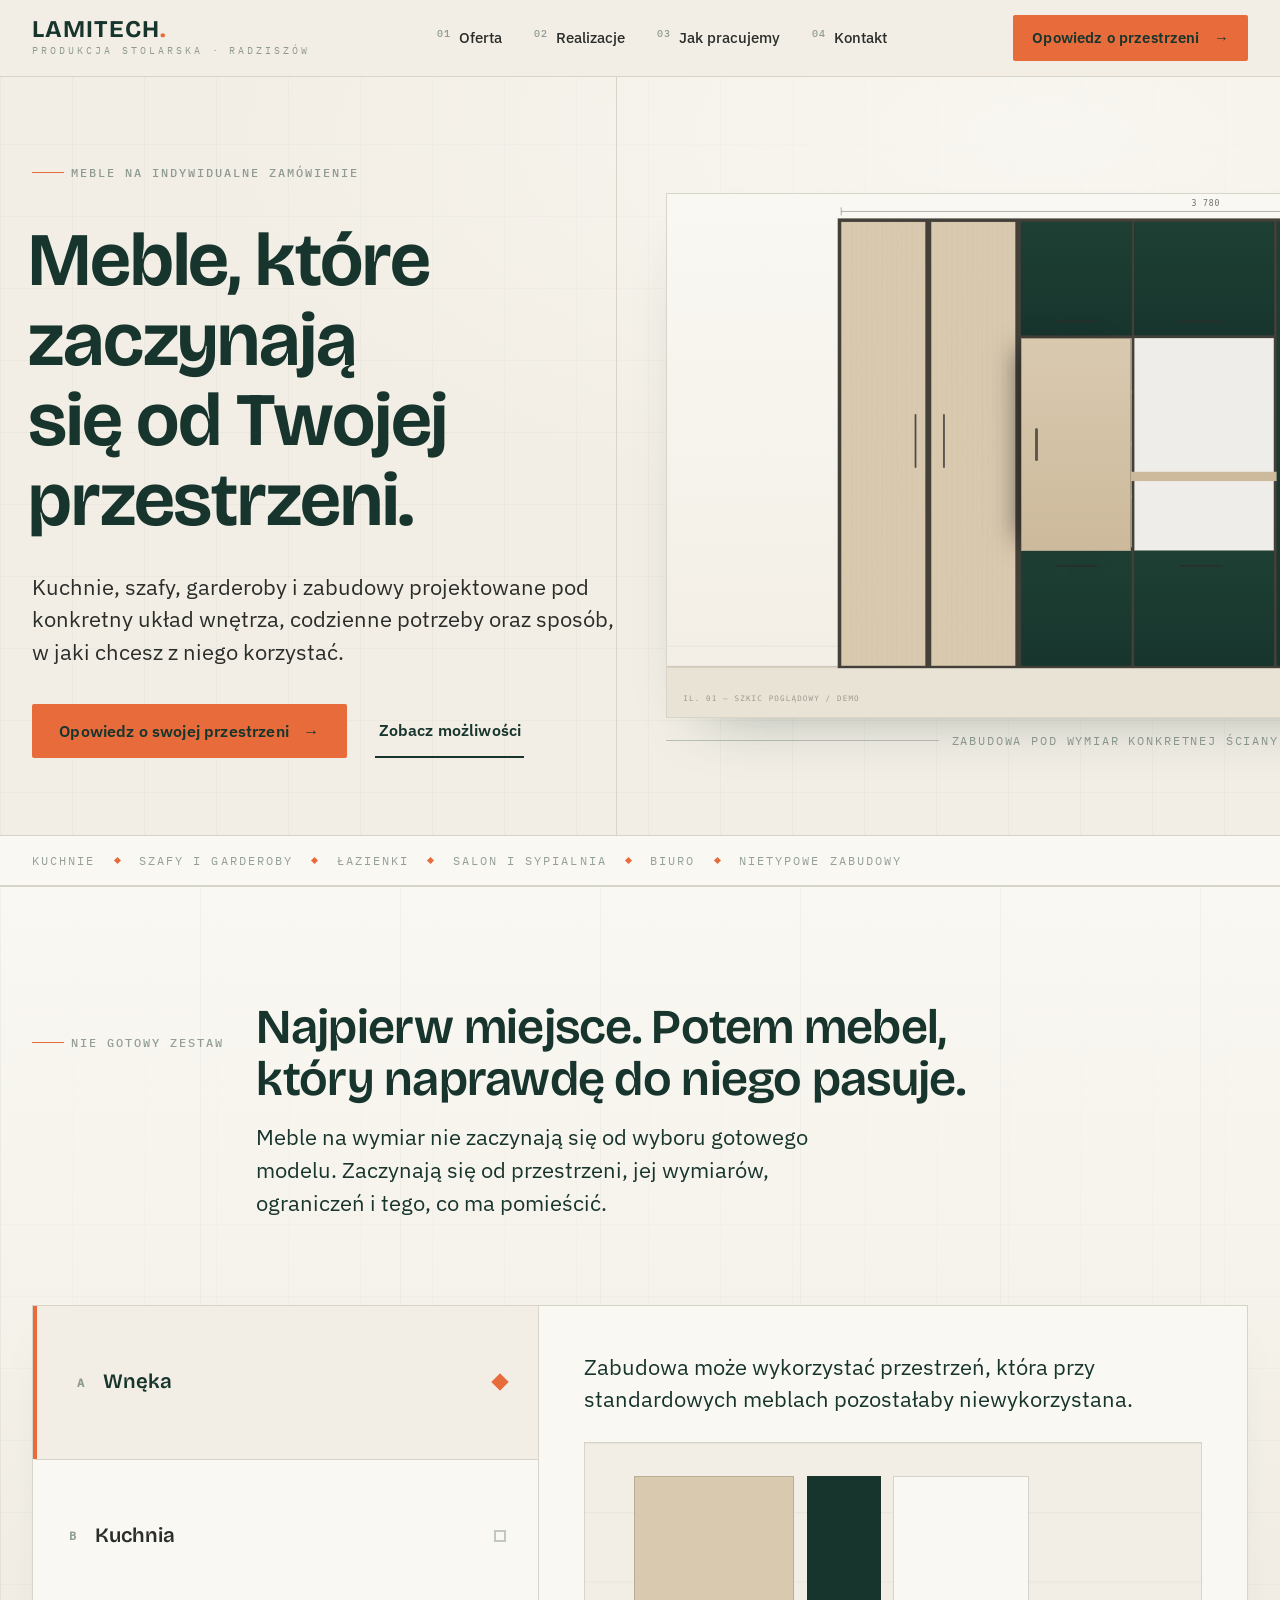
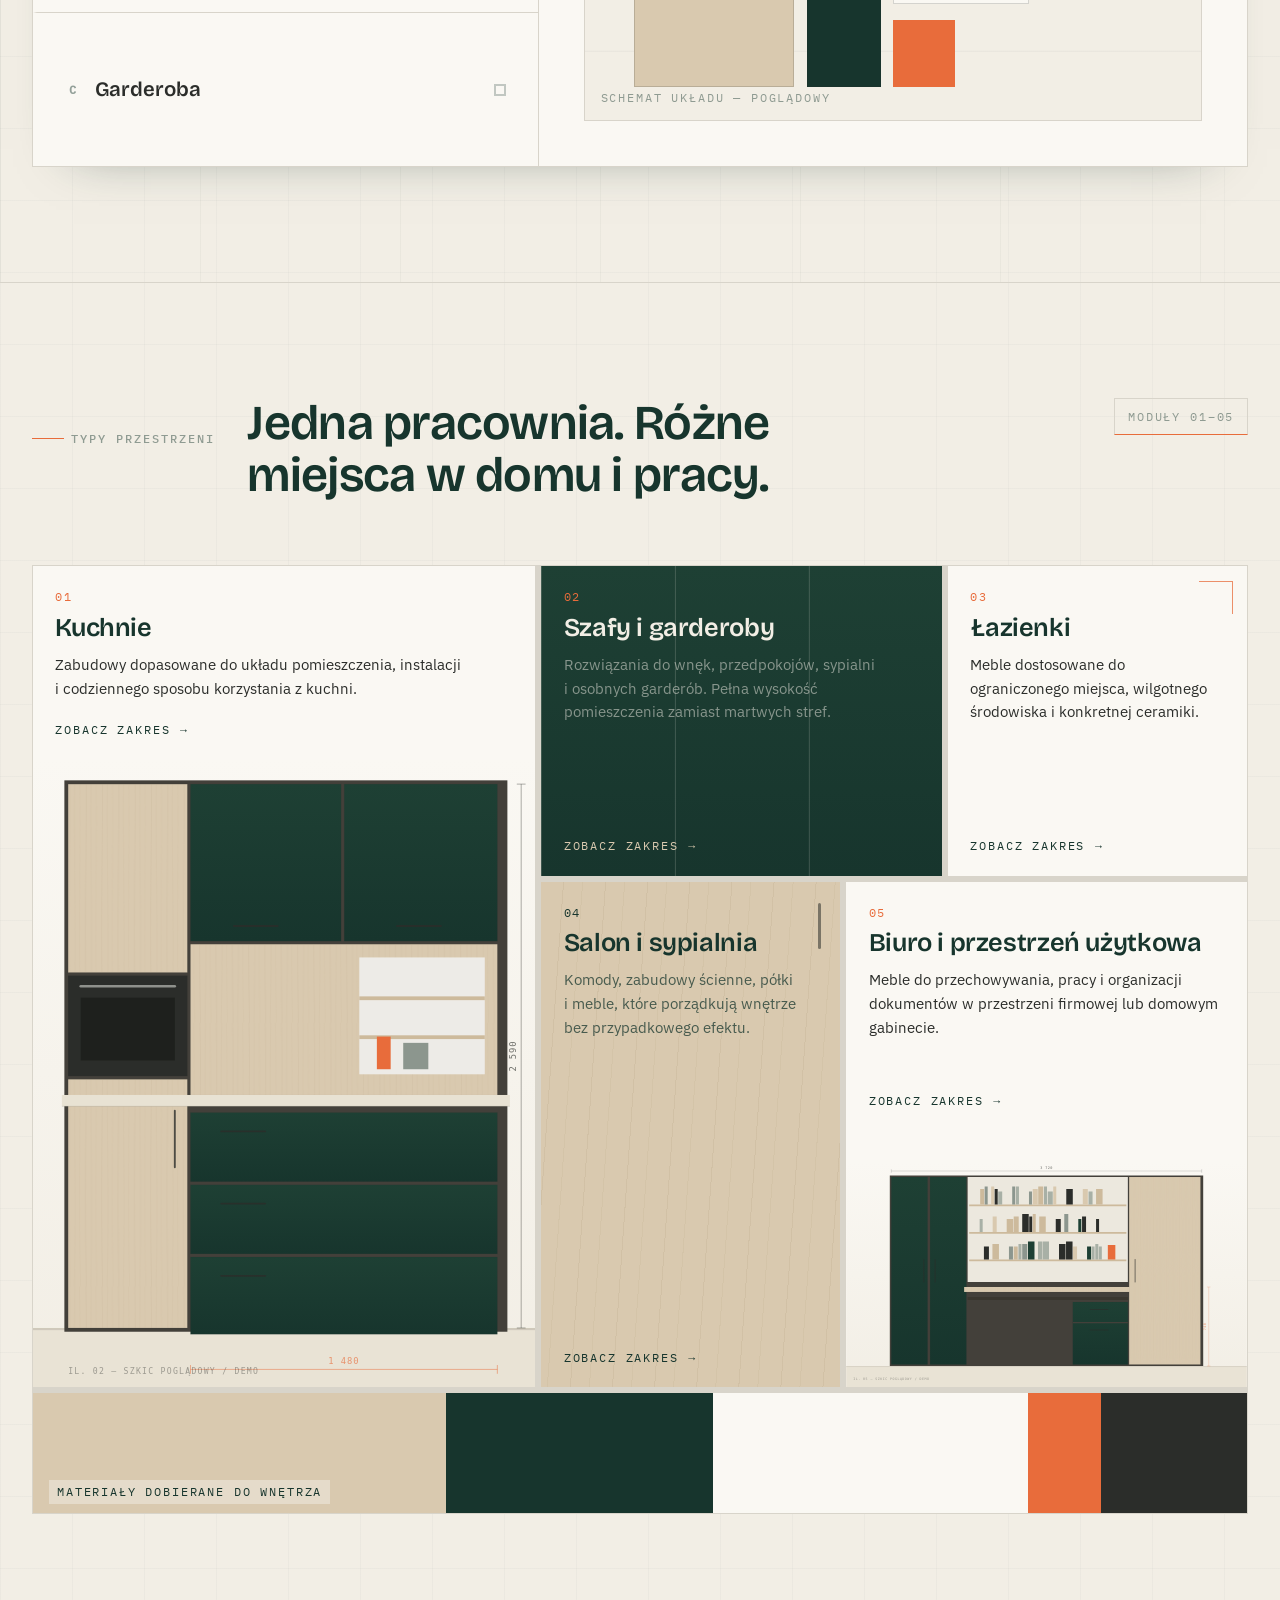
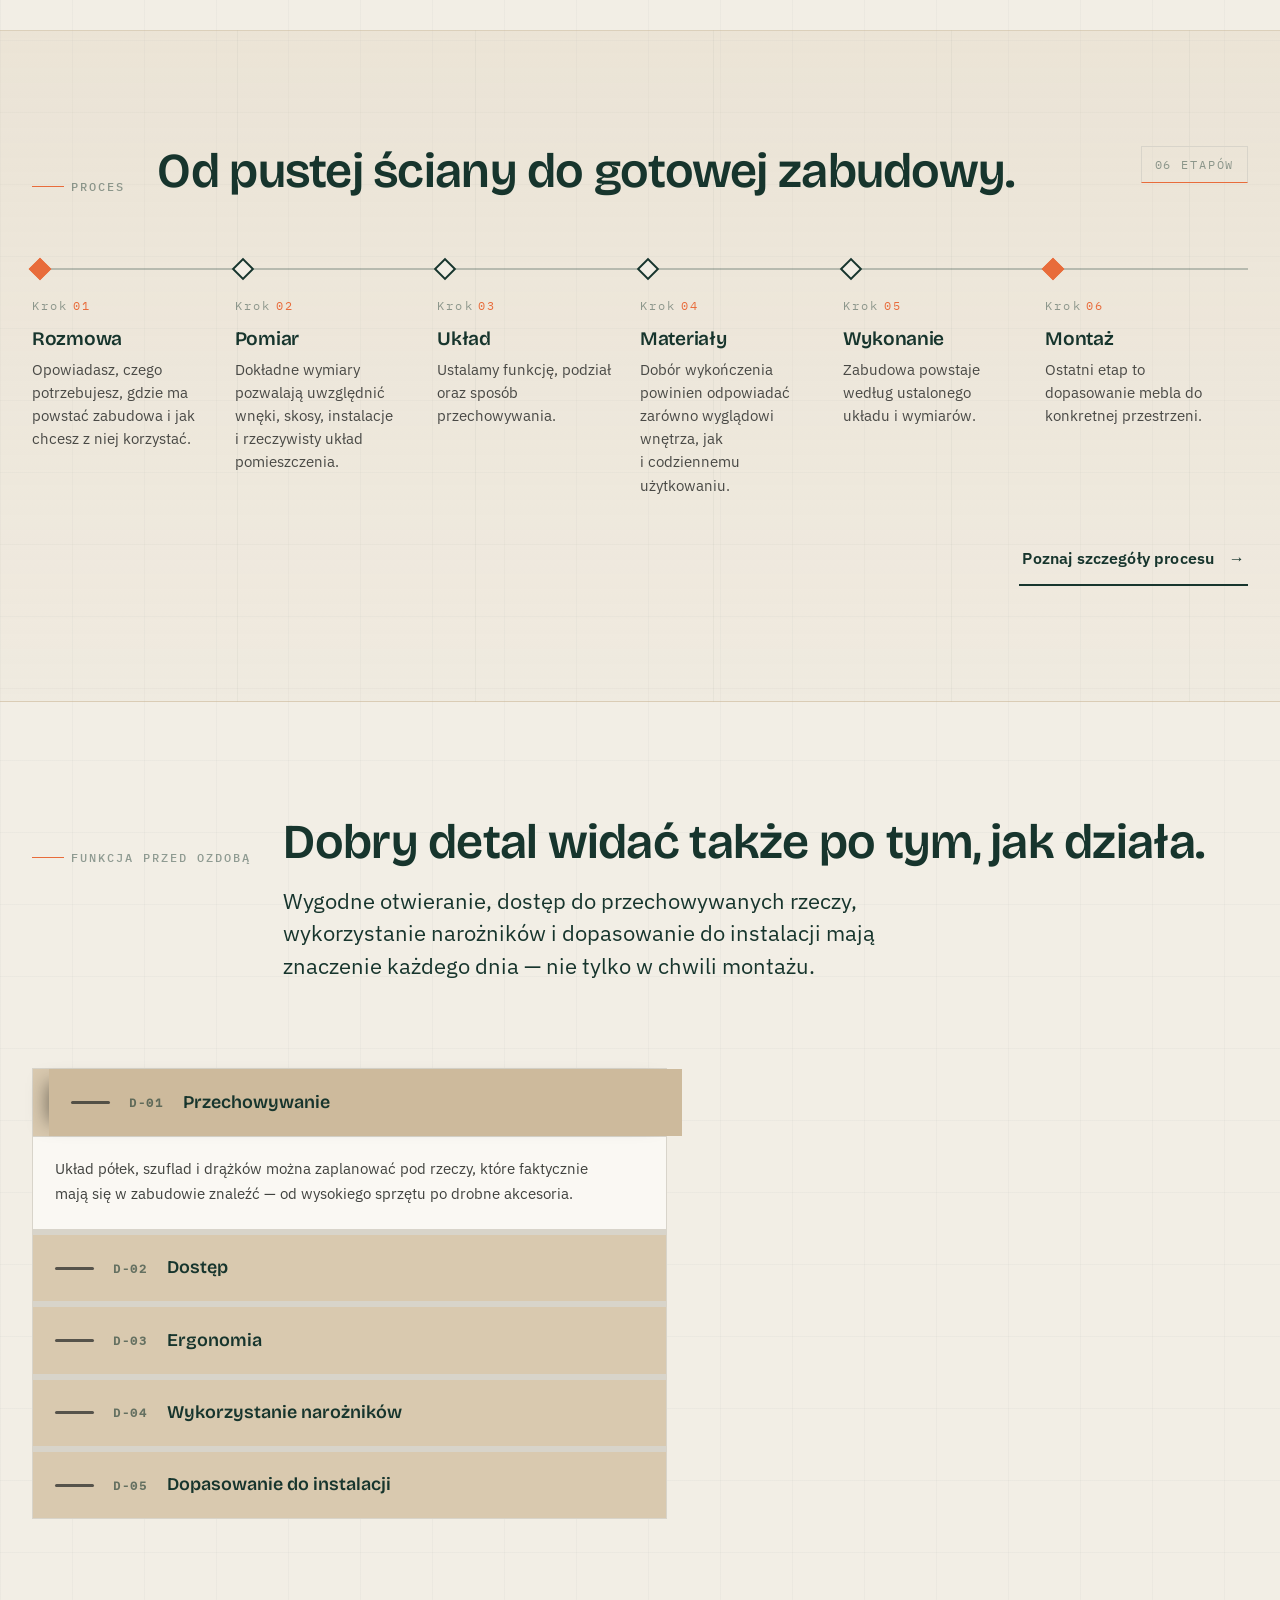
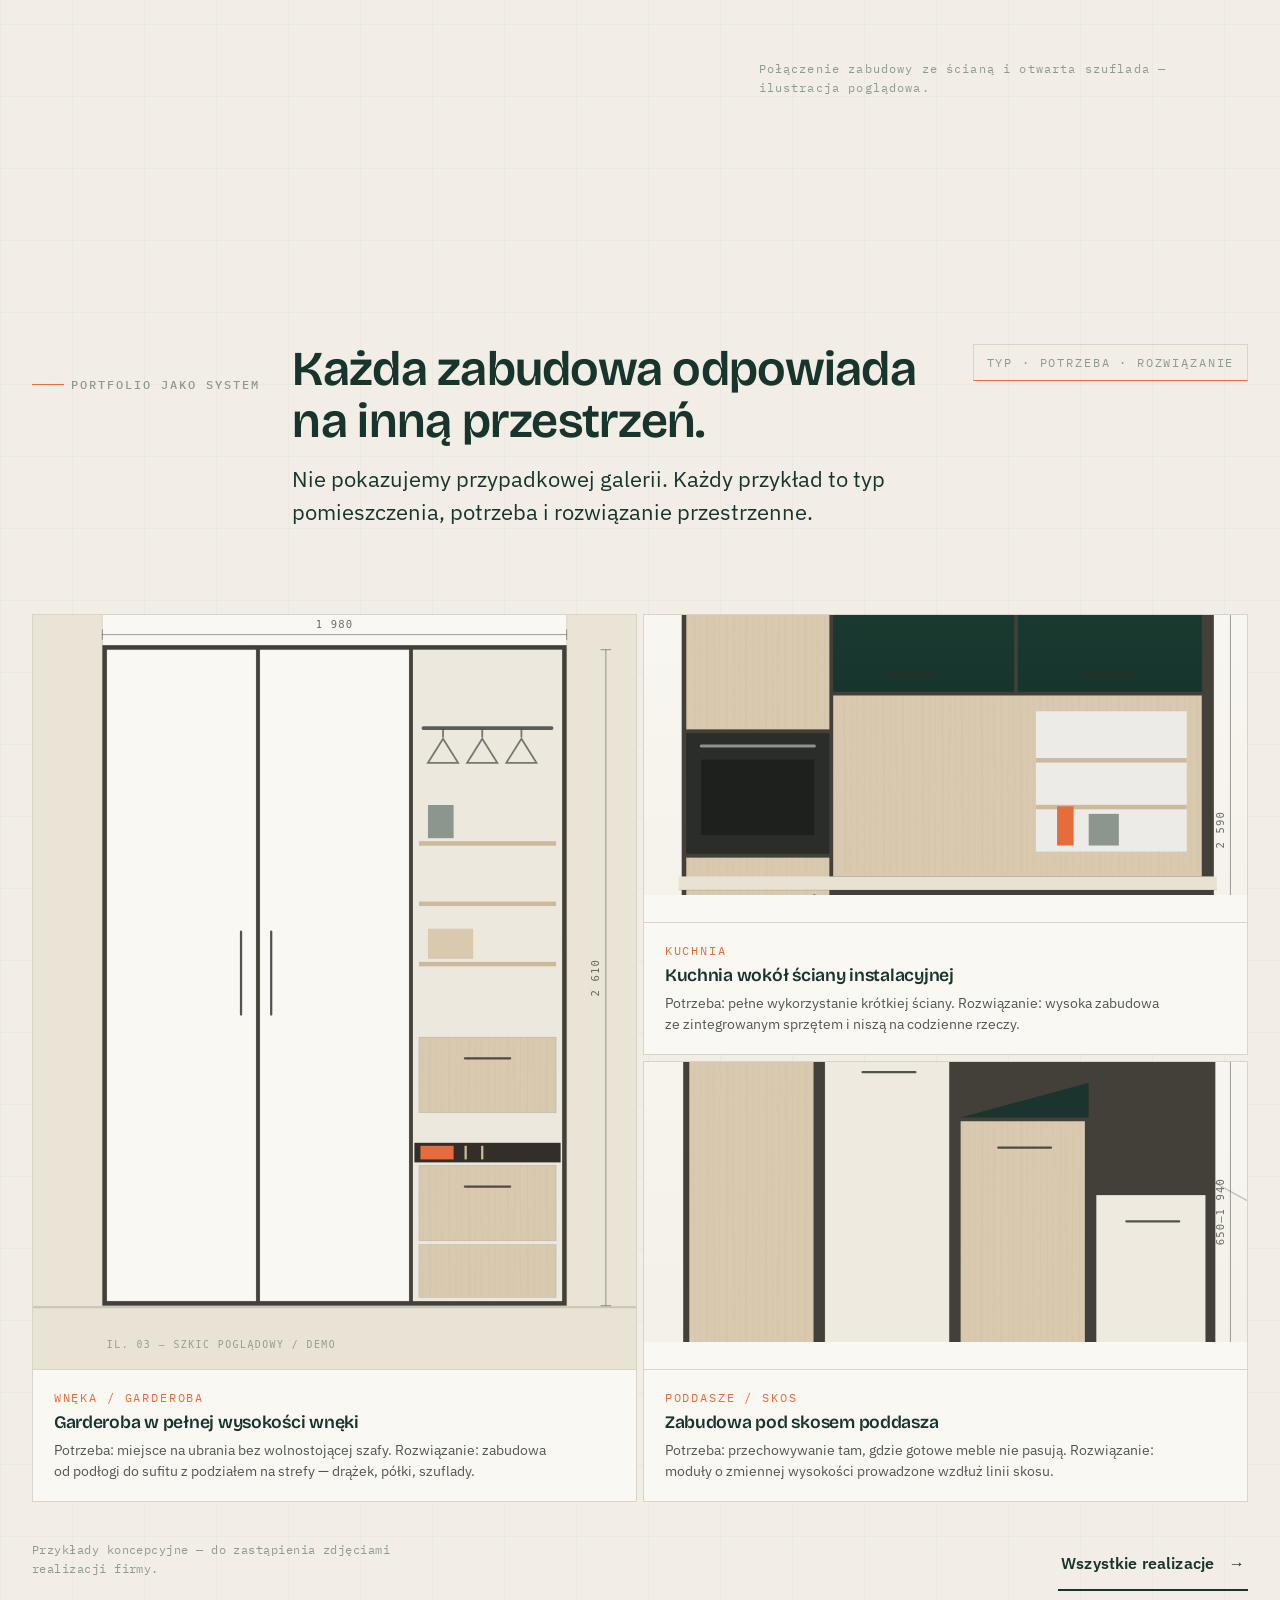
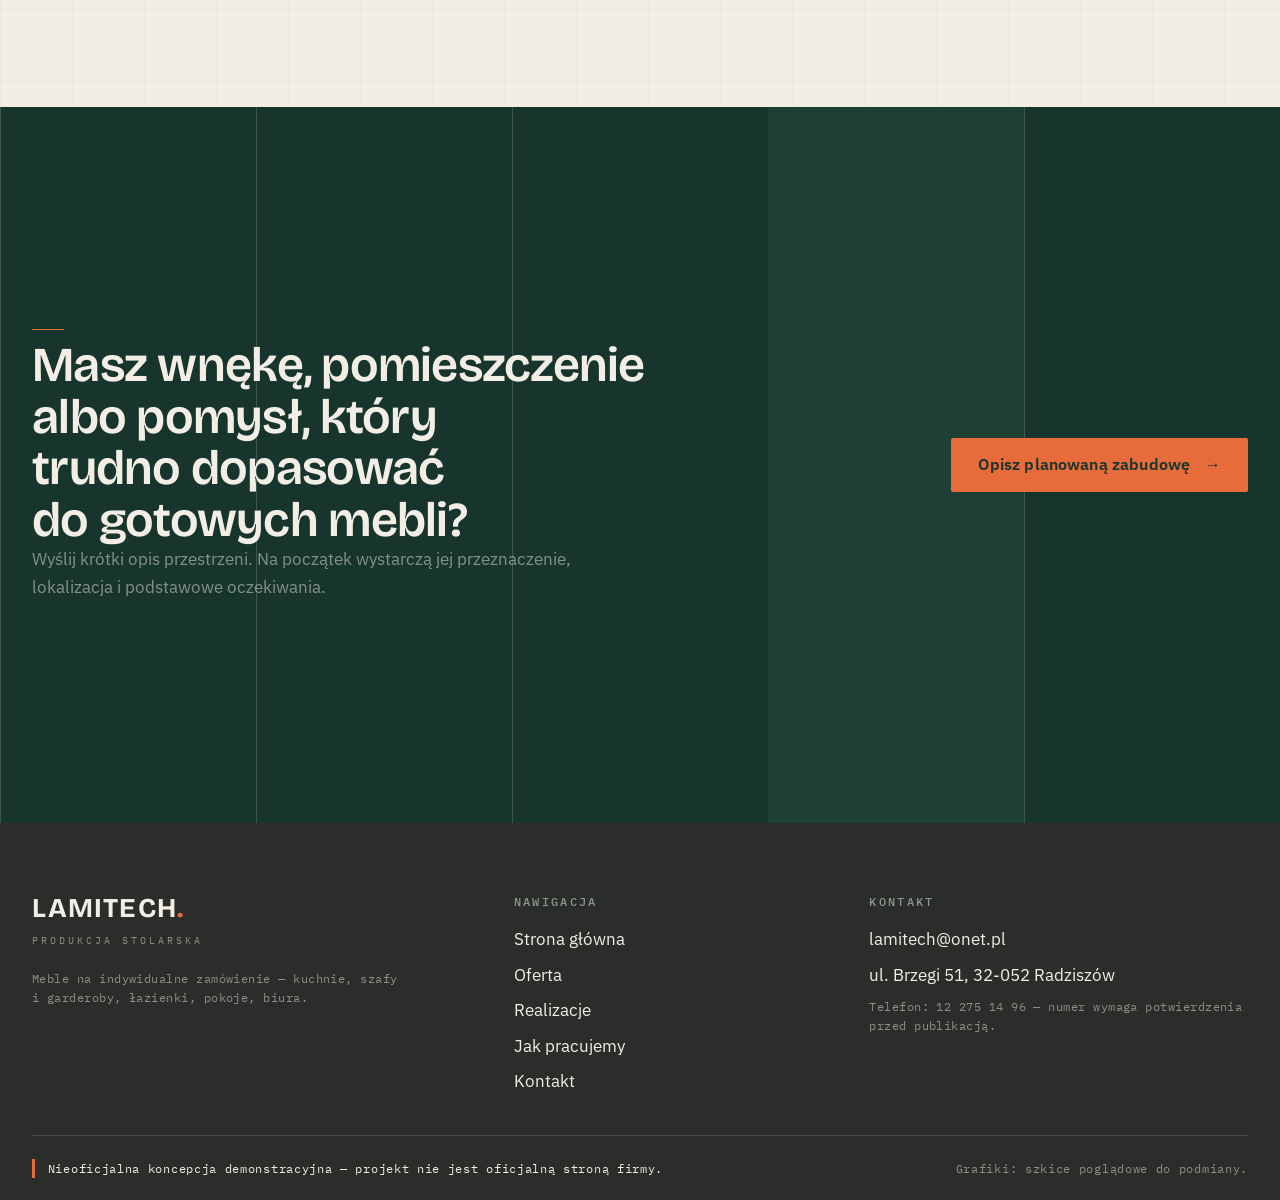
<file: index.html>
<!DOCTYPE html>
<html lang="pl">
<head>
  <meta charset="UTF-8">
  <meta name="viewport" content="width=device-width, initial-scale=1">
  <meta name="robots" content="noindex, nofollow, noarchive">
  <title>Meble na wymiar Radziszów i Małopolska | LAMITECH</title>
  <meta name="description" content="Kuchnie, szafy, garderoby, meble łazienkowe, pokojowe i biurowe tworzone na indywidualne zamówienie. LAMITECH — produkcja stolarska w Radziszowie.">
  <link rel="preload" href="assets/fonts/bricolage-grotesque-400-700-latin.woff2" as="font" type="font/woff2" crossorigin>
  <link rel="preload" href="assets/fonts/ibm-plex-sans-var-latin.woff2" as="font" type="font/woff2" crossorigin>
  <link rel="stylesheet" href="css/fonts.css">
  <link rel="stylesheet" href="css/tokens.css">
  <link rel="stylesheet" href="css/base.css">
  <link rel="stylesheet" href="css/components.css">
  <link rel="stylesheet" href="css/pages.css">
  <link rel="stylesheet" href="css/responsive.css">
  <link rel="icon" href="data:image/svg+xml,%3Csvg xmlns='http://www.w3.org/2000/svg' viewBox='0 0 32 32'%3E%3Crect width='32' height='32' fill='%2317352D'/%3E%3Crect x='6' y='6' width='9' height='20' fill='%23D9C9AF'/%3E%3Crect x='17' y='6' width='9' height='12' fill='%23F2EEE5'/%3E%3Crect x='17' y='20' width='9' height='6' fill='%23E86C3B'/%3E%3C/svg%3E">
</head>
<body>
  <a class="skip-link" href="#main">Przejdź do treści</a>

  <header class="site-header">
    <div class="container">
      <a class="brand" href="index.html" aria-label="LAMITECH — strona główna">
        <span class="brand-name">LAMITECH<span class="brand-dot">.</span></span>
        <span class="brand-sub">Produkcja stolarska · Radziszów</span>
      </a>
      <nav class="site-nav" aria-label="Nawigacja główna">
        <ul>
          <li><a href="meble-na-wymiar.html"><span class="nav-idx" aria-hidden="true">01</span>Oferta</a></li>
          <li><a href="realizacje.html"><span class="nav-idx" aria-hidden="true">02</span>Realizacje</a></li>
          <li><a href="jak-pracujemy.html"><span class="nav-idx" aria-hidden="true">03</span>Jak pracujemy</a></li>
          <li><a href="kontakt.html"><span class="nav-idx" aria-hidden="true">04</span>Kontakt</a></li>
        </ul>
      </nav>
      <div class="header-cta">
        <a class="btn btn-primary" href="kontakt.html">Opowiedz o przestrzeni <span class="btn-arrow" aria-hidden="true">&rarr;</span></a>
      </div>
      <button class="menu-toggle" aria-expanded="false" aria-controls="mobile-menu">
        <span class="fronts" aria-hidden="true"><span></span><span></span></span>
        Menu
      </button>
    </div>
  </header>

  <div class="mobile-menu" id="mobile-menu" aria-label="Menu strony">
    <div class="mobile-menu-head">
      <span class="brand-name">LAMITECH<span class="brand-dot">.</span></span>
      <button class="menu-close">Zamknij</button>
    </div>
    <nav aria-label="Nawigacja mobilna">
      <ul>
        <li><a href="index.html" aria-current="page"><span class="nav-idx" aria-hidden="true">00</span>Strona główna</a></li>
        <li><a href="meble-na-wymiar.html"><span class="nav-idx" aria-hidden="true">01</span>Oferta</a></li>
        <li><a href="realizacje.html"><span class="nav-idx" aria-hidden="true">02</span>Realizacje</a></li>
        <li><a href="jak-pracujemy.html"><span class="nav-idx" aria-hidden="true">03</span>Jak pracujemy</a></li>
        <li><a href="kontakt.html"><span class="nav-idx" aria-hidden="true">04</span>Kontakt</a></li>
      </ul>
    </nav>
    <div class="mobile-menu-foot">
      <span>Meble na indywidualne zamówienie</span>
      <a href="mailto:lamitech@onet.pl">lamitech@onet.pl</a>
      <span>ul. Brzegi 51, 32-052 Radziszów</span>
    </div>
  </div>

  <main id="main">

    <!-- HERO — Najpierw przestrzeń -->
    <section class="hero" aria-labelledby="hero-title">
      <div class="container">
        <div class="hero-copy">
          <span class="mono-label">Meble na indywidualne zamówienie</span>
          <h1 id="hero-title">Meble, które zaczynają się od Twojej przestrzeni<span class="brand-dot">.</span></h1>
          <p class="lead">Kuchnie, szafy, garderoby i zabudowy projektowane pod konkretny układ wnętrza, codzienne potrzeby oraz sposób, w jaki chcesz z niego korzystać.</p>
          <div class="hero-actions">
            <a class="btn btn-primary" href="kontakt.html">Opowiedz o swojej przestrzeni <span class="btn-arrow" aria-hidden="true">&rarr;</span></a>
            <a class="btn btn-secondary" href="#typy">Zobacz możliwości</a>
          </div>
        </div>
        <div class="hero-visual" role="img" aria-label="Rysunek zabudowy meblowej dopasowanej do jasnego wnętrza — jeden z frontów przesuwa się, odsłaniając wnękę z półkami">
          <div class="hero-frame">
            <img src="assets/images/hero-przestrzen-domknieta-meblem-16x9.svg" alt="" width="1600" height="900" fetchpriority="high">
            <div class="hero-slider-front" aria-hidden="true"></div>
            <svg class="hero-overlay" viewBox="0 0 1600 900" aria-hidden="true" preserveAspectRatio="none">
              <path class="draw-line" pathLength="1000" style="--line-len:1000"
                    d="M294 42 H1562 V818 H294 Z" fill="none" stroke="#17352D" stroke-opacity=".55" stroke-width="2.5"/>
              <path class="draw-line" pathLength="1000" style="--line-len:1000; --reveal-delay:.35s"
                    d="M607 42 V818 M1047 42 V818" fill="none" stroke="#17352D" stroke-opacity=".3" stroke-width="1.5"/>
              <path class="draw-line" pathLength="1000" style="--line-len:1000; --reveal-delay:.7s"
                    d="M294 862 H1562" fill="none" stroke="#E86C3B" stroke-width="2"/>
            </svg>
          </div>
          <span class="hero-dim hero-dim-bottom" aria-hidden="true">Zabudowa pod wymiar konkretnej ściany</span>
        </div>
      </div>
    </section>

    <!-- pasek zakresu -->
    <aside class="hero-scope" aria-label="Zakres działalności">
      <div class="container">
        <ul>
          <li>Kuchnie</li>
          <li>Szafy i garderoby</li>
          <li>Łazienki</li>
          <li>Salon i sypialnia</li>
          <li>Biuro</li>
          <li>Nietypowe zabudowy</li>
        </ul>
      </div>
    </aside>

    <!-- SPACE SELECTOR — Nie gotowy zestaw -->
    <section class="section space-selector" aria-labelledby="selector-title">
      <div class="container">
        <div class="section-head reveal">
          <span class="mono-label">Nie gotowy zestaw</span>
          <h2 id="selector-title">Najpierw miejsce. Potem mebel, który naprawdę do niego pasuje.</h2>
          <p class="lead">Meble na wymiar nie zaczynają się od wyboru gotowego modelu. Zaczynają się od przestrzeni, jej wymiarów, ograniczeń i&nbsp;tego, co ma pomieścić.</p>
        </div>

        <div class="selector-shell reveal" data-space="wneka">
          <div class="selector-tabs" role="tablist" aria-label="Wybierz typ przestrzeni">
            <button class="selector-tab" role="tab" id="tab-wneka" aria-controls="panel-wneka"
                    aria-selected="true" data-space="wneka" type="button">
              <span class="tab-idx" aria-hidden="true">A</span>
              Wnęka
              <span class="tab-mark" aria-hidden="true"></span>
            </button>
            <button class="selector-tab" role="tab" id="tab-kuchnia" aria-controls="panel-kuchnia"
                    aria-selected="false" data-space="kuchnia" tabindex="-1" type="button">
              <span class="tab-idx" aria-hidden="true">B</span>
              Kuchnia
              <span class="tab-mark" aria-hidden="true"></span>
            </button>
            <button class="selector-tab" role="tab" id="tab-garderoba" aria-controls="panel-garderoba"
                    aria-selected="false" data-space="garderoba" tabindex="-1" type="button">
              <span class="tab-idx" aria-hidden="true">C</span>
              Garderoba
              <span class="tab-mark" aria-hidden="true"></span>
            </button>
          </div>
          <div class="selector-stage">
            <div class="selector-panel" id="panel-wneka" role="tabpanel" aria-labelledby="tab-wneka">
              <p>Zabudowa może wykorzystać przestrzeń, która przy standardowych meblach pozostałaby niewykorzystana.</p>
            </div>
            <div class="selector-panel" id="panel-kuchnia" role="tabpanel" aria-labelledby="tab-kuchnia" hidden>
              <p>Układ szafek, blatu i&nbsp;przechowywania powinien wynikać z&nbsp;codziennych czynności, a&nbsp;nie tylko z&nbsp;wyglądu frontów.</p>
            </div>
            <div class="selector-panel" id="panel-garderoba" role="tabpanel" aria-labelledby="tab-garderoba" hidden>
              <p>Dobrze zaplanowane wnętrze szafy pozwala dopasować półki, drążki i&nbsp;szuflady do rzeczy, które faktycznie przechowujesz.</p>
            </div>
            <div class="space-scheme" aria-hidden="true">
              <div class="sch sch-a"></div>
              <div class="sch sch-b"></div>
              <div class="sch sch-c"></div>
              <div class="sch sch-d"></div>
              <span class="sch-label">Schemat układu — poglądowy</span>
            </div>
          </div>
        </div>
      </div>
    </section>

    <!-- TYPY PRZESTRZENI — asymetryczna mozaika -->
    <section class="section" id="typy" aria-labelledby="typy-title">
      <div class="container">
        <div class="section-head reveal">
          <span class="mono-label">Typy przestrzeni</span>
          <h2 id="typy-title">Jedna pracownia. Różne miejsca w&nbsp;domu i&nbsp;pracy.</h2>
          <span class="head-meta" aria-hidden="true">Moduły 01–05</span>
        </div>

        <div class="space-grid reveal">
          <a class="space-cell cell-light cell-1" href="meble-na-wymiar.html#kuchnie">
            <div class="cell-head">
              <span class="cell-idx">01</span>
            </div>
            <h3>Kuchnie</h3>
            <p>Zabudowy dopasowane do układu pomieszczenia, instalacji i&nbsp;codziennego sposobu korzystania z&nbsp;kuchni.</p>
            <span class="cell-cta">Zobacz zakres <span class="btn-arrow" aria-hidden="true">&rarr;</span></span>
            <div class="cell-media">
              <img src="assets/images/kuchnia-na-wymiar-4x5.svg" alt="Funkcjonalna kuchnia z zabudową wykonaną pod wymiar — szkic poglądowy" width="800" height="1000" loading="lazy">
            </div>
          </a>

          <a class="space-cell cell-dark cell-2" href="meble-na-wymiar.html#szafy">
            <div class="cell-head">
              <span class="cell-idx">02</span>
            </div>
            <h3>Szafy i garderoby</h3>
            <p>Rozwiązania do wnęk, przedpokojów, sypialni i&nbsp;osobnych garderób. Pełna wysokość pomieszczenia zamiast martwych stref.</p>
            <span class="cell-cta">Zobacz zakres <span class="btn-arrow" aria-hidden="true">&rarr;</span></span>
          </a>

          <a class="space-cell cell-light cell-corner cell-3" href="meble-na-wymiar.html#lazienki">
            <div class="cell-head">
              <span class="cell-idx">03</span>
            </div>
            <h3>Łazienki</h3>
            <p>Meble dostosowane do ograniczonego miejsca, wilgotnego środowiska i&nbsp;konkretnej ceramiki.</p>
            <span class="cell-cta">Zobacz zakres <span class="btn-arrow" aria-hidden="true">&rarr;</span></span>
          </a>

          <a class="space-cell cell-birch cell-4" href="meble-na-wymiar.html#pokoje">
            <div class="cell-head">
              <span class="cell-idx">04</span>
            </div>
            <h3>Salon i sypialnia</h3>
            <p>Komody, zabudowy ścienne, półki i&nbsp;meble, które porządkują wnętrze bez przypadkowego efektu.</p>
            <span class="cell-cta">Zobacz zakres <span class="btn-arrow" aria-hidden="true">&rarr;</span></span>
          </a>

          <a class="space-cell cell-light cell-5" href="meble-na-wymiar.html#biura">
            <div class="cell-head">
              <span class="cell-idx">05</span>
            </div>
            <h3>Biuro i przestrzeń użytkowa</h3>
            <p>Meble do przechowywania, pracy i&nbsp;organizacji dokumentów w&nbsp;przestrzeni firmowej lub domowym gabinecie.</p>
            <span class="cell-cta">Zobacz zakres <span class="btn-arrow" aria-hidden="true">&rarr;</span></span>
            <div class="cell-media">
              <img src="assets/images/biuro-zabudowa-16x9.svg" alt="Zabudowa domowego biura połączona z regałem i przechowywaniem — szkic poglądowy" width="1600" height="900" loading="lazy">
            </div>
          </a>

          <div class="space-cell cell-swatch" aria-hidden="true">
            <span class="sr-note">Materiały dobierane do wnętrza</span>
          </div>
        </div>
      </div>
    </section>

    <!-- PROCESS RAIL — od pustej ściany do zabudowy -->
    <section class="section process-rail" aria-labelledby="proces-title">
      <div class="container">
        <div class="section-head reveal">
          <span class="mono-label">Proces</span>
          <h2 id="proces-title">Od pustej ściany do gotowej zabudowy.</h2>
          <span class="head-meta" aria-hidden="true">06 etapów</span>
        </div>

        <ol class="process-track">
          <li class="process-step">
            <span class="step-no" aria-hidden="true">Krok</span>
            <h3>Rozmowa</h3>
            <p>Opowiadasz, czego potrzebujesz, gdzie ma powstać zabudowa i&nbsp;jak chcesz z&nbsp;niej korzystać.</p>
          </li>
          <li class="process-step">
            <span class="step-no" aria-hidden="true">Krok</span>
            <h3>Pomiar</h3>
            <p>Dokładne wymiary pozwalają uwzględnić wnęki, skosy, instalacje i&nbsp;rzeczywisty układ pomieszczenia.</p>
          </li>
          <li class="process-step">
            <span class="step-no" aria-hidden="true">Krok</span>
            <h3>Układ</h3>
            <p>Ustalamy funkcję, podział oraz sposób przechowywania.</p>
          </li>
          <li class="process-step">
            <span class="step-no" aria-hidden="true">Krok</span>
            <h3>Materiały</h3>
            <p>Dobór wykończenia powinien odpowiadać zarówno wyglądowi wnętrza, jak i&nbsp;codziennemu użytkowaniu.</p>
          </li>
          <li class="process-step">
            <span class="step-no" aria-hidden="true">Krok</span>
            <h3>Wykonanie</h3>
            <p>Zabudowa powstaje według ustalonego układu i&nbsp;wymiarów.</p>
          </li>
          <li class="process-step">
            <span class="step-no" aria-hidden="true">Krok</span>
            <h3>Montaż</h3>
            <p>Ostatni etap to dopasowanie mebla do konkretnej przestrzeni.</p>
          </li>
        </ol>

        <div class="portfolio-more reveal">
          <a class="btn btn-secondary" href="jak-pracujemy.html">Poznaj szczegóły procesu <span class="btn-arrow" aria-hidden="true">&rarr;</span></a>
        </div>
      </div>
    </section>

    <!-- FUNKCJA PRZED OZDOBĄ — otwierane szuflady -->
    <section class="section function-detail" aria-labelledby="detal-title">
      <div class="container">
        <div class="section-head reveal">
          <span class="mono-label">Funkcja przed ozdobą</span>
          <h2 id="detal-title">Dobry detal widać także po tym, jak działa.</h2>
          <p class="lead">Wygodne otwieranie, dostęp do przechowywanych rzeczy, wykorzystanie narożników i&nbsp;dopasowanie do instalacji mają znaczenie każdego dnia — nie tylko w&nbsp;chwili montażu.</p>
        </div>

        <div class="detail-shell">
          <div class="drawer-stack reveal">
            <details class="drawer" open>
              <summary><span class="drawer-idx" aria-hidden="true">D-01</span>Przechowywanie</summary>
              <div class="drawer-body">
                <p>Układ półek, szuflad i&nbsp;drążków można zaplanować pod rzeczy, które faktycznie mają się w&nbsp;zabudowie znaleźć — od wysokiego sprzętu po drobne akcesoria.</p>
              </div>
            </details>
            <details class="drawer">
              <summary><span class="drawer-idx" aria-hidden="true">D-02</span>Dostęp</summary>
              <div class="drawer-body">
                <p>To, jak często czegoś używasz, powinno decydować o&nbsp;tym, gdzie się znajduje. Codzienne rzeczy pod ręką, sezonowe wyżej lub niżej.</p>
              </div>
            </details>
            <details class="drawer">
              <summary><span class="drawer-idx" aria-hidden="true">D-03</span>Ergonomia</summary>
              <div class="drawer-body">
                <p>Wysokość blatu, kierunek otwierania frontów i&nbsp;podział stref pracy mają odpowiadać temu, kto z&nbsp;mebla korzysta na co dzień.</p>
              </div>
            </details>
            <details class="drawer">
              <summary><span class="drawer-idx" aria-hidden="true">D-04</span>Wykorzystanie narożników</summary>
              <div class="drawer-body">
                <p>Narożnik nie musi być martwym polem. Odpowiedni podział szafek i&nbsp;dobrane okucia pozwalają sięgnąć w&nbsp;głąb zabudowy.</p>
              </div>
            </details>
            <details class="drawer">
              <summary><span class="drawer-idx" aria-hidden="true">D-05</span>Dopasowanie do instalacji</summary>
              <div class="drawer-body">
                <p>Rury, liczniki, gniazda i&nbsp;rewizje można wkomponować w&nbsp;zabudowę tak, aby pozostały dostępne, ale nie rzucały się w&nbsp;oczy.</p>
              </div>
            </details>
          </div>

          <figure class="detail-media reveal">
            <img class="mask-reveal" src="assets/images/detal-montazu-zabudowy-4x5.svg" alt="Precyzyjne połączenie zabudowy meblowej ze ścianą — szkic poglądowy" width="800" height="1000" loading="lazy">
            <figcaption>Połączenie zabudowy ze ścianą i&nbsp;otwarta szuflada — ilustracja poglądowa.</figcaption>
          </figure>
        </div>
      </div>
    </section>

    <!-- PORTFOLIO JAKO SYSTEM — teaser -->
    <section class="section" aria-labelledby="portfolio-title">
      <div class="container">
        <div class="section-head reveal">
          <span class="mono-label">Portfolio jako system</span>
          <h2 id="portfolio-title">Każda zabudowa odpowiada na inną przestrzeń.</h2>
          <span class="head-meta" aria-hidden="true">Typ · potrzeba · rozwiązanie</span>
          <p class="lead">Nie pokazujemy przypadkowej galerii. Każdy przykład to typ pomieszczenia, potrzeba i&nbsp;rozwiązanie przestrzenne.</p>
        </div>

        <div class="portfolio-teaser-grid reveal">
          <article class="work">
            <div class="work-media">
              <img src="assets/images/garderoba-wneka-4x5.svg" alt="Garderoba dopasowana do wnęki i pełnej wysokości pomieszczenia — szkic poglądowy" width="800" height="1000" loading="lazy">
            </div>
            <div class="work-meta">
              <span class="work-type">Wnęka / garderoba</span>
              <h3>Garderoba w pełnej wysokości wnęki</h3>
              <p class="work-solution">Potrzeba: miejsce na ubrania bez wolnostojącej szafy. Rozwiązanie: zabudowa od podłogi do sufitu z&nbsp;podziałem na strefy — drążek, półki, szuflady.</p>
            </div>
            <a class="work-link" href="realizacje.html" aria-label="Zobacz realizacje — garderoby"></a>
          </article>

          <article class="work">
            <div class="work-media">
              <img src="assets/images/kuchnia-na-wymiar-4x5.svg" alt="Funkcjonalna kuchnia z zabudową wykonaną pod wymiar — szkic poglądowy" width="800" height="1000" loading="lazy" style="max-height:280px; object-fit:cover; object-position:center 30%;">
            </div>
            <div class="work-meta">
              <span class="work-type">Kuchnia</span>
              <h3>Kuchnia wokół ściany instalacyjnej</h3>
              <p class="work-solution">Potrzeba: pełne wykorzystanie krótkiej ściany. Rozwiązanie: wysoka zabudowa ze zintegrowanym sprzętem i&nbsp;niszą na codzienne rzeczy.</p>
            </div>
            <a class="work-link" href="realizacje.html" aria-label="Zobacz realizacje — kuchnie"></a>
          </article>

          <article class="work">
            <div class="work-media">
              <img src="assets/images/realizacja-skos-4x5.svg" alt="Zabudowa dopasowana do skosu poddasza — szkic poglądowy" width="800" height="1000" loading="lazy" style="max-height:280px; object-fit:cover; object-position:center 60%;">
            </div>
            <div class="work-meta">
              <span class="work-type">Poddasze / skos</span>
              <h3>Zabudowa pod skosem poddasza</h3>
              <p class="work-solution">Potrzeba: przechowywanie tam, gdzie gotowe meble nie pasują. Rozwiązanie: moduły o&nbsp;zmiennej wysokości prowadzone wzdłuż linii skosu.</p>
            </div>
            <a class="work-link" href="realizacje.html" aria-label="Zobacz realizacje — nietypowe zabudowy"></a>
          </article>
        </div>

        <div class="portfolio-more reveal">
          <p class="footer-note" style="margin-right:auto; align-self:center; color:var(--ink-45);">Przykłady koncepcyjne — do zastąpienia zdjęciami realizacji firmy.</p>
          <a class="btn btn-secondary" href="realizacje.html">Wszystkie realizacje <span class="btn-arrow" aria-hidden="true">&rarr;</span></a>
        </div>
      </div>
    </section>

    <!-- KONTAKT — pasmo CTA -->
    <section class="section cta-band" aria-labelledby="cta-title">
      <div class="container">
        <div>
          <span class="mono-label">Kontakt</span>
          <h2 id="cta-title">Masz wnękę, pomieszczenie albo pomysł, który trudno dopasować do gotowych mebli?</h2>
          <p>Wyślij krótki opis przestrzeni. Na początek wystarczą jej przeznaczenie, lokalizacja i&nbsp;podstawowe oczekiwania.</p>
        </div>
        <div class="cta-actions">
          <a class="btn btn-primary" href="kontakt.html">Opisz planowaną zabudowę <span class="btn-arrow" aria-hidden="true">&rarr;</span></a>
        </div>
      </div>
    </section>
  </main>

  <footer class="site-footer">
    <div class="container">
      <div class="footer-grid">
        <div class="footer-col">
          <span class="brand-name">LAMITECH<span class="brand-dot">.</span></span><br>
          <span class="brand-sub">Produkcja stolarska</span>
          <p class="footer-note" style="margin-top:1rem;">Meble na indywidualne zamówienie — kuchnie, szafy i&nbsp;garderoby, łazienki, pokoje, biura.</p>
        </div>
        <div class="footer-col">
          <h3>Nawigacja</h3>
          <ul>
            <li><a href="index.html">Strona główna</a></li>
            <li><a href="meble-na-wymiar.html">Oferta</a></li>
            <li><a href="realizacje.html">Realizacje</a></li>
            <li><a href="jak-pracujemy.html">Jak pracujemy</a></li>
            <li><a href="kontakt.html">Kontakt</a></li>
          </ul>
        </div>
        <div class="footer-col">
          <h3>Kontakt</h3>
          <address>
            <a href="mailto:lamitech@onet.pl">lamitech@onet.pl</a>
            <span>ul. Brzegi 51, 32-052 Radziszów</span>
            <span class="footer-note">Telefon: 12&nbsp;275&nbsp;14&nbsp;96 — numer wymaga potwierdzenia przed publikacją.</span>
          </address>
        </div>
      </div>
      <div class="footer-demo">
        <span class="demo-flag">Nieoficjalna koncepcja demonstracyjna — projekt nie jest oficjalną stroną firmy.</span>
        <span>Grafiki: szkice poglądowe do podmiany.</span>
      </div>
    </div>
  </footer>

  <script src="js/main.js" defer></script>
  <script src="js/modules.js" defer></script>
</body>
</html>
</file>
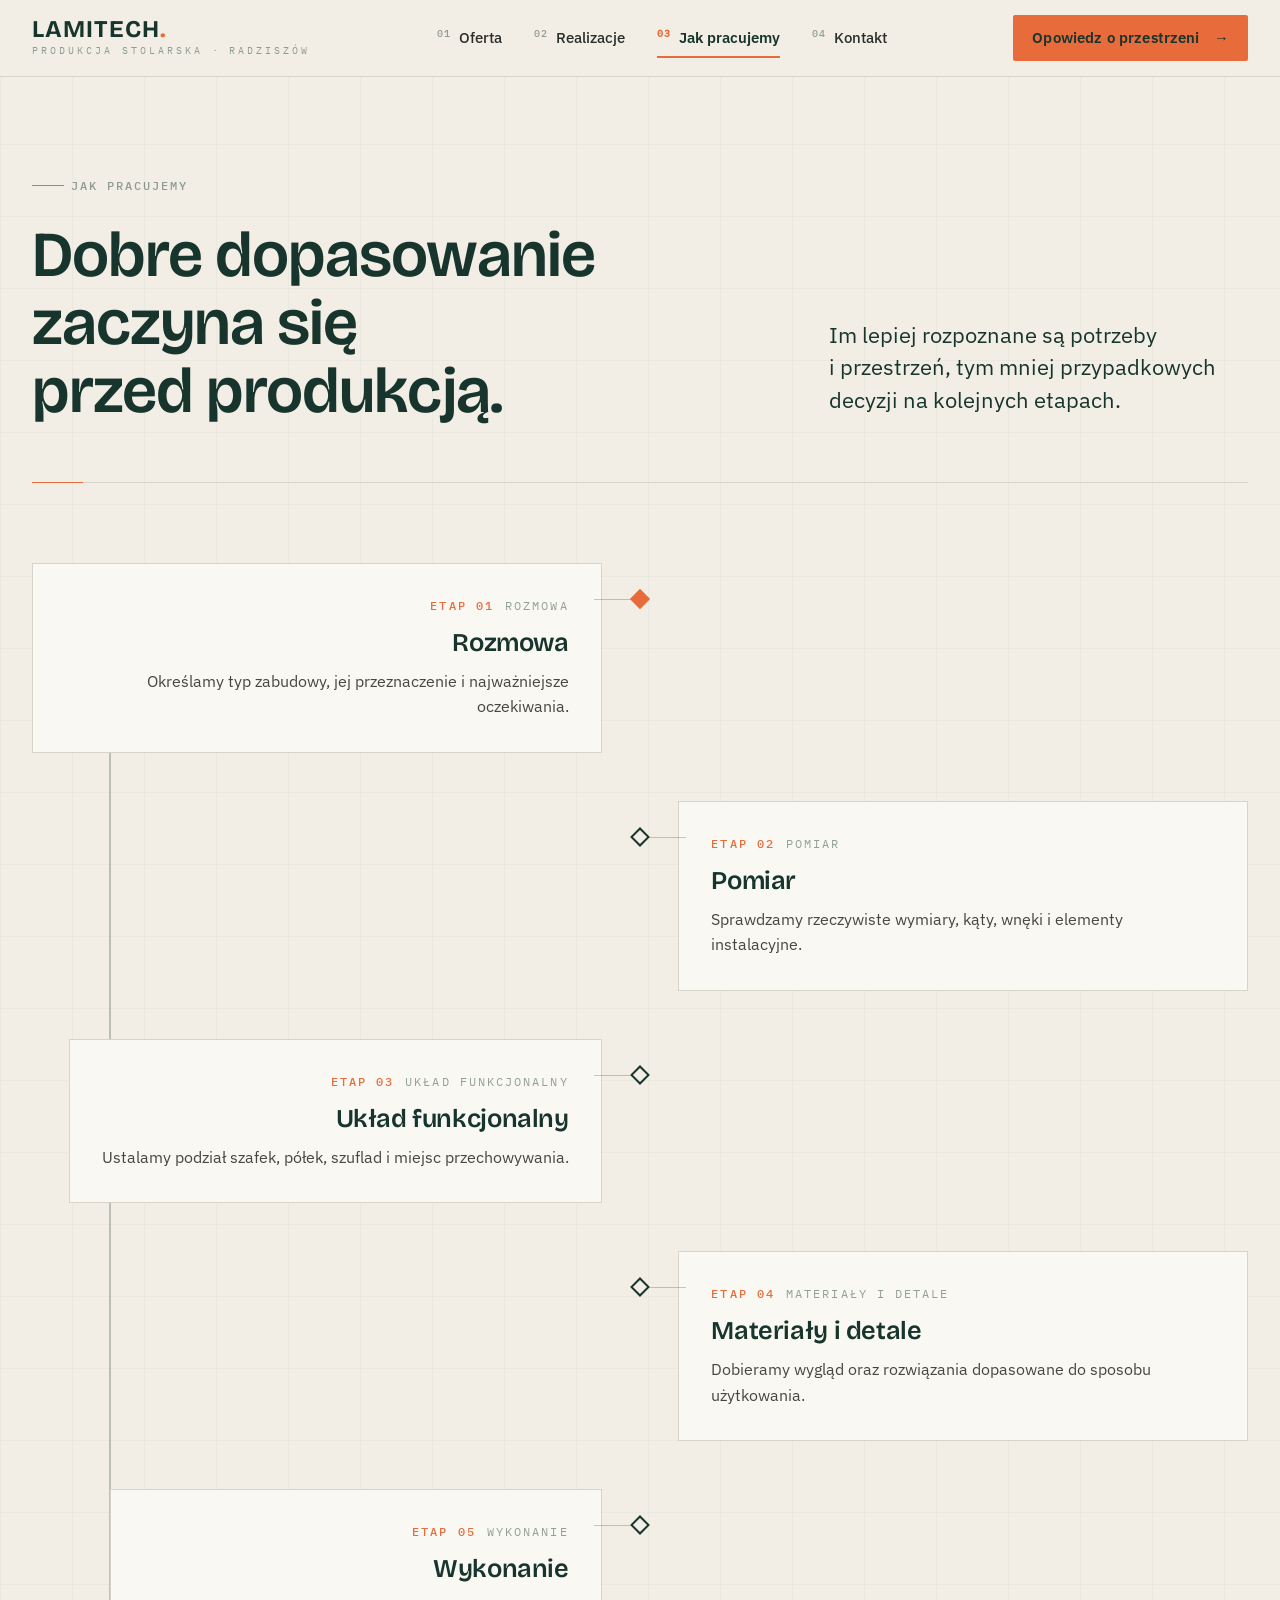
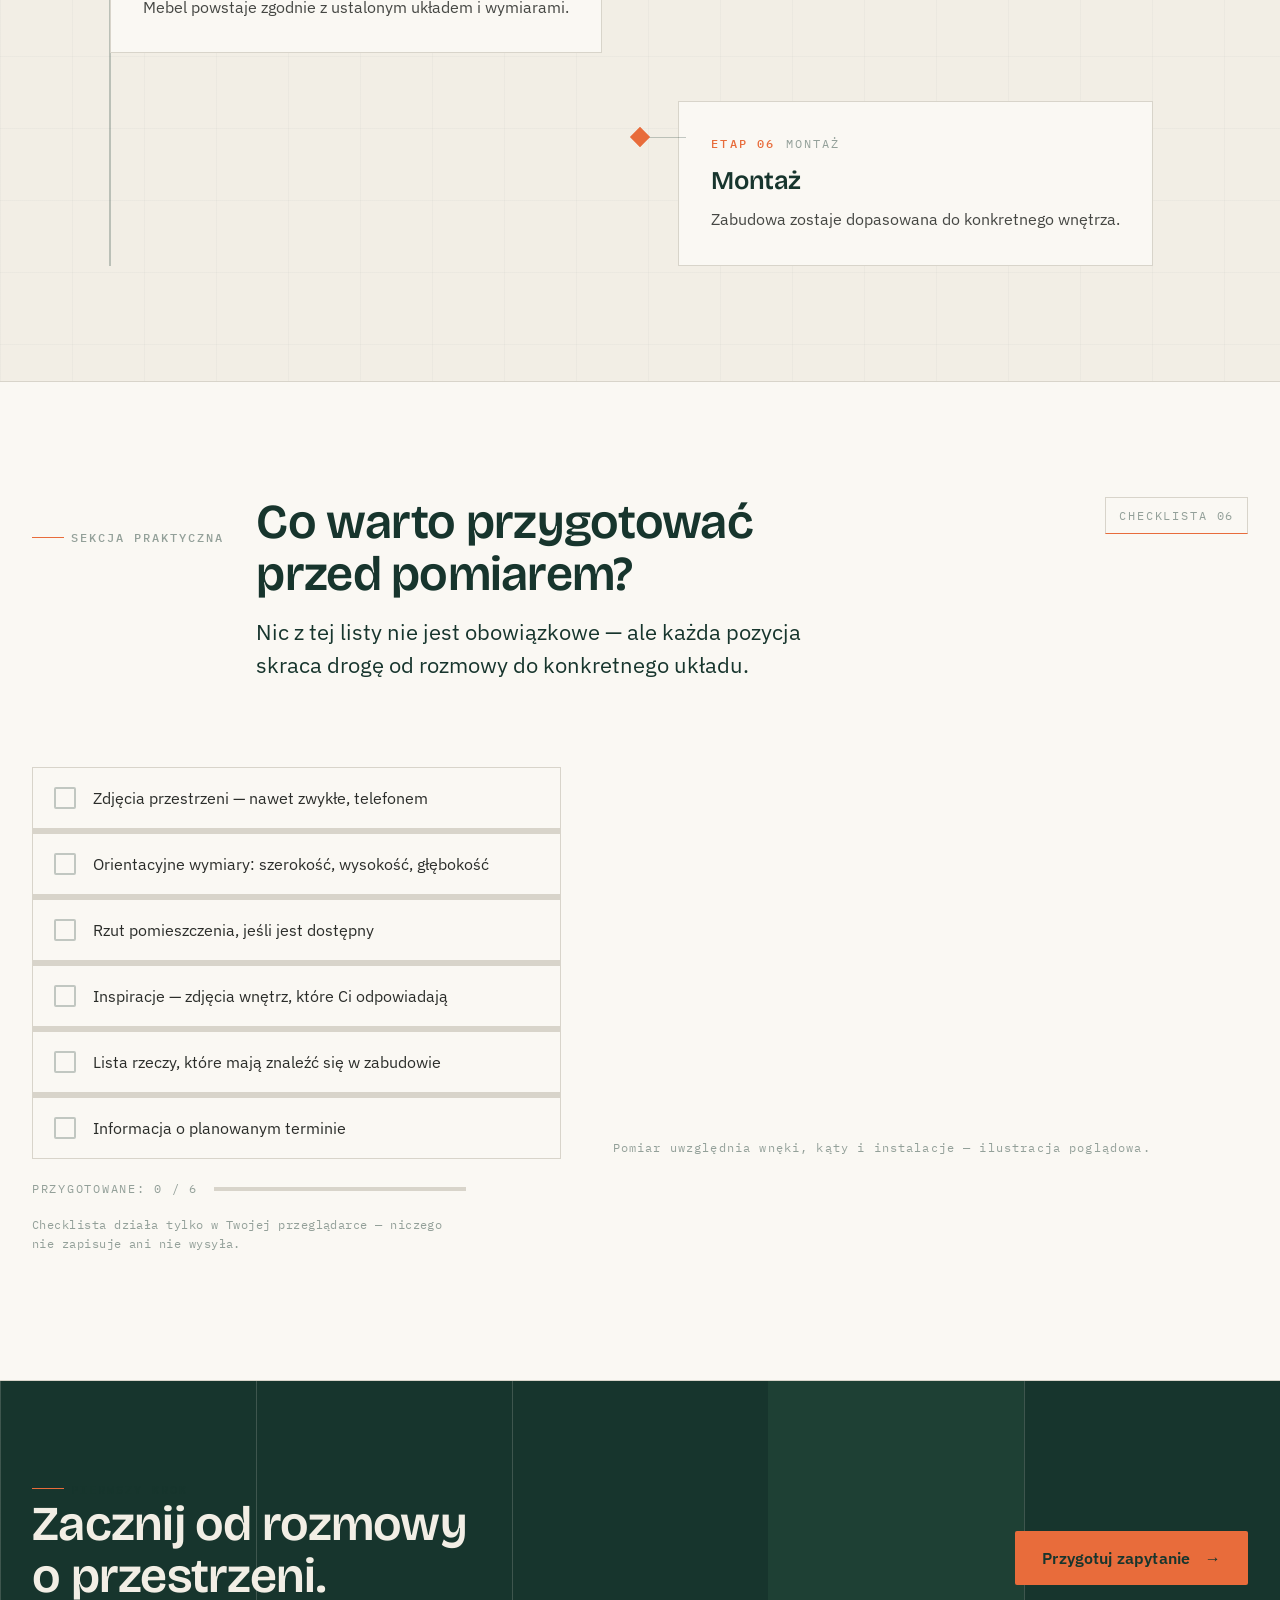
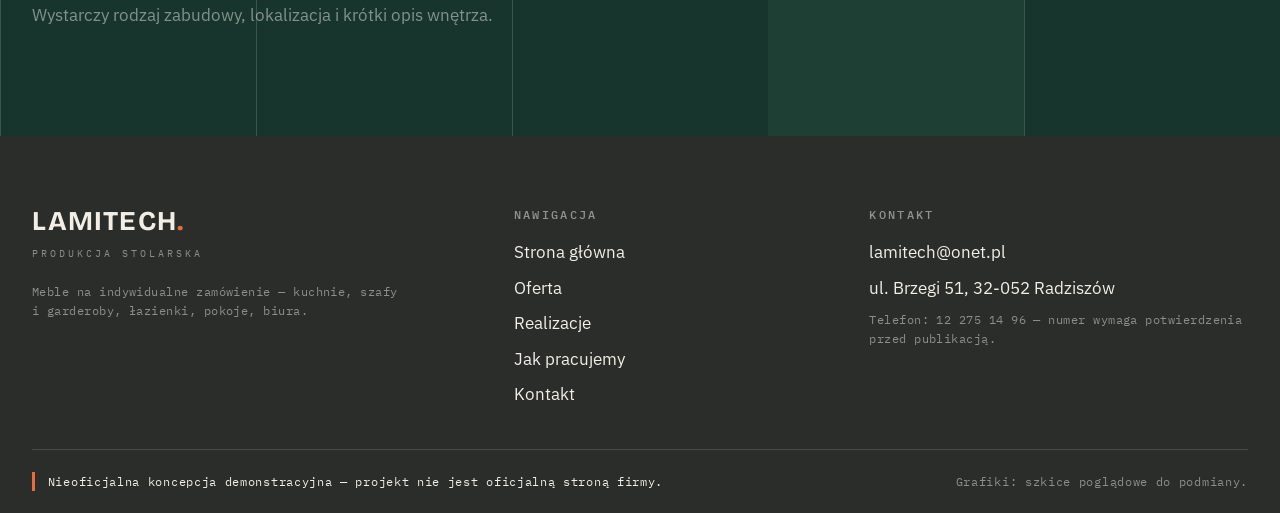
<file: jak-pracujemy.html>
<!DOCTYPE html>
<html lang="pl">
<head>
  <meta charset="UTF-8">
  <meta name="viewport" content="width=device-width, initial-scale=1">
  <meta name="robots" content="noindex, nofollow, noarchive">
  <title>Jak powstają meble na wymiar | LAMITECH</title>
  <meta name="description" content="Poznaj etapy współpracy: rozmowa, pomiar, układ, dobór materiałów, wykonanie i montaż mebli na wymiar.">
  <link rel="preload" href="assets/fonts/bricolage-grotesque-400-700-latin.woff2" as="font" type="font/woff2" crossorigin>
  <link rel="preload" href="assets/fonts/ibm-plex-sans-var-latin.woff2" as="font" type="font/woff2" crossorigin>
  <link rel="stylesheet" href="css/fonts.css">
  <link rel="stylesheet" href="css/tokens.css">
  <link rel="stylesheet" href="css/base.css">
  <link rel="stylesheet" href="css/components.css">
  <link rel="stylesheet" href="css/pages.css">
  <link rel="stylesheet" href="css/responsive.css">
  <link rel="icon" href="data:image/svg+xml,%3Csvg xmlns='http://www.w3.org/2000/svg' viewBox='0 0 32 32'%3E%3Crect width='32' height='32' fill='%2317352D'/%3E%3Crect x='6' y='6' width='9' height='20' fill='%23D9C9AF'/%3E%3Crect x='17' y='6' width='9' height='12' fill='%23F2EEE5'/%3E%3Crect x='17' y='20' width='9' height='6' fill='%23E86C3B'/%3E%3C/svg%3E">
</head>
<body>
  <a class="skip-link" href="#main">Przejdź do treści</a>

  <header class="site-header">
    <div class="container">
      <a class="brand" href="index.html" aria-label="LAMITECH — strona główna">
        <span class="brand-name">LAMITECH<span class="brand-dot">.</span></span>
        <span class="brand-sub">Produkcja stolarska · Radziszów</span>
      </a>
      <nav class="site-nav" aria-label="Nawigacja główna">
        <ul>
          <li><a href="meble-na-wymiar.html"><span class="nav-idx" aria-hidden="true">01</span>Oferta</a></li>
          <li><a href="realizacje.html"><span class="nav-idx" aria-hidden="true">02</span>Realizacje</a></li>
          <li><a href="jak-pracujemy.html" aria-current="page"><span class="nav-idx" aria-hidden="true">03</span>Jak pracujemy</a></li>
          <li><a href="kontakt.html"><span class="nav-idx" aria-hidden="true">04</span>Kontakt</a></li>
        </ul>
      </nav>
      <div class="header-cta">
        <a class="btn btn-primary" href="kontakt.html">Opowiedz o przestrzeni <span class="btn-arrow" aria-hidden="true">&rarr;</span></a>
      </div>
      <button class="menu-toggle" aria-expanded="false" aria-controls="mobile-menu">
        <span class="fronts" aria-hidden="true"><span></span><span></span></span>
        Menu
      </button>
    </div>
  </header>

  <div class="mobile-menu" id="mobile-menu" aria-label="Menu strony">
    <div class="mobile-menu-head">
      <span class="brand-name">LAMITECH<span class="brand-dot">.</span></span>
      <button class="menu-close">Zamknij</button>
    </div>
    <nav aria-label="Nawigacja mobilna">
      <ul>
        <li><a href="index.html"><span class="nav-idx" aria-hidden="true">00</span>Strona główna</a></li>
        <li><a href="meble-na-wymiar.html"><span class="nav-idx" aria-hidden="true">01</span>Oferta</a></li>
        <li><a href="realizacje.html"><span class="nav-idx" aria-hidden="true">02</span>Realizacje</a></li>
        <li><a href="jak-pracujemy.html" aria-current="page"><span class="nav-idx" aria-hidden="true">03</span>Jak pracujemy</a></li>
        <li><a href="kontakt.html"><span class="nav-idx" aria-hidden="true">04</span>Kontakt</a></li>
      </ul>
    </nav>
    <div class="mobile-menu-foot">
      <span>Meble na indywidualne zamówienie</span>
      <a href="mailto:lamitech@onet.pl">lamitech@onet.pl</a>
      <span>ul. Brzegi 51, 32-052 Radziszów</span>
    </div>
  </div>

  <main id="main">
    <header class="page-hero">
      <div class="container">
        <div>
          <span class="mono-label">Jak pracujemy</span>
          <h1>Dobre dopasowanie zaczyna się przed produkcją.</h1>
        </div>
        <p class="lead">Im lepiej rozpoznane są potrzeby i&nbsp;przestrzeń, tym mniej przypadkowych decyzji na kolejnych etapach.</p>
      </div>
    </header>

    <!-- Proces jako pionowa linia rysunku -->
    <section class="section process-page" aria-label="Etapy współpracy" style="padding-top:1rem;">
      <div class="container">
        <ol class="process-line-track">
          <li class="process-node reveal">
            <div class="node-card">
              <span class="node-no"><strong>Etap 01</strong> Rozmowa</span>
              <h3>Rozmowa</h3>
              <p>Określamy typ zabudowy, jej przeznaczenie i&nbsp;najważniejsze oczekiwania.</p>
            </div>
          </li>
          <li class="process-node reveal">
            <div class="node-card">
              <span class="node-no"><strong>Etap 02</strong> Pomiar</span>
              <h3>Pomiar</h3>
              <p>Sprawdzamy rzeczywiste wymiary, kąty, wnęki i&nbsp;elementy instalacyjne.</p>
            </div>
          </li>
          <li class="process-node reveal">
            <div class="node-card">
              <span class="node-no"><strong>Etap 03</strong> Układ funkcjonalny</span>
              <h3>Układ funkcjonalny</h3>
              <p>Ustalamy podział szafek, półek, szuflad i&nbsp;miejsc przechowywania.</p>
            </div>
          </li>
          <li class="process-node reveal">
            <div class="node-card">
              <span class="node-no"><strong>Etap 04</strong> Materiały i detale</span>
              <h3>Materiały i detale</h3>
              <p>Dobieramy wygląd oraz rozwiązania dopasowane do sposobu użytkowania.</p>
            </div>
          </li>
          <li class="process-node reveal">
            <div class="node-card">
              <span class="node-no"><strong>Etap 05</strong> Wykonanie</span>
              <h3>Wykonanie</h3>
              <p>Mebel powstaje zgodnie z&nbsp;ustalonym układem i&nbsp;wymiarami.</p>
            </div>
          </li>
          <li class="process-node reveal">
            <div class="node-card">
              <span class="node-no"><strong>Etap 06</strong> Montaż</span>
              <h3>Montaż</h3>
              <p>Zabudowa zostaje dopasowana do konkretnego wnętrza.</p>
            </div>
          </li>
        </ol>
      </div>
    </section>

    <!-- Checklista przygotowania -->
    <section class="section" aria-labelledby="prep-title" style="background:var(--warm-white); border-block:1px solid var(--soft-line);">
      <div class="container">
        <div class="section-head reveal">
          <span class="mono-label">Sekcja praktyczna</span>
          <h2 id="prep-title">Co warto przygotować przed pomiarem?</h2>
          <span class="head-meta" aria-hidden="true">Checklista 06</span>
          <p class="lead">Nic z&nbsp;tej listy nie jest obowiązkowe — ale każda pozycja skraca drogę od rozmowy do konkretnego układu.</p>
        </div>

        <div class="prep-shell">
          <div class="reveal">
            <div class="prep-list">
              <label class="prep-item">
                <input type="checkbox">
                <span>Zdjęcia przestrzeni — nawet zwykłe, telefonem</span>
              </label>
              <label class="prep-item">
                <input type="checkbox">
                <span>Orientacyjne wymiary: szerokość, wysokość, głębokość</span>
              </label>
              <label class="prep-item">
                <input type="checkbox">
                <span>Rzut pomieszczenia, jeśli jest dostępny</span>
              </label>
              <label class="prep-item">
                <input type="checkbox">
                <span>Inspiracje — zdjęcia wnętrz, które Ci odpowiadają</span>
              </label>
              <label class="prep-item">
                <input type="checkbox">
                <span>Lista rzeczy, które mają znaleźć się w zabudowie</span>
              </label>
              <label class="prep-item">
                <input type="checkbox">
                <span>Informacja o planowanym terminie</span>
              </label>
            </div>
            <p class="prep-progress">
              <span class="txt">PRZYGOTOWANE: 0 / 6</span>
              <span class="bar" aria-hidden="true"><span></span></span>
            </p>
            <p class="footer-note" style="color:var(--ink-45); margin-top:1rem;">Checklista działa tylko w&nbsp;Twojej przeglądarce — niczego nie zapisuje ani nie wysyła.</p>
          </div>

          <figure class="detail-media reveal" style="margin:0;">
            <img class="mask-reveal" src="assets/images/proces-pomiar-przestrzeni-16x9.svg" alt="Pomiar wnęki przed wykonaniem mebli na wymiar — szkic poglądowy" width="1600" height="900" loading="lazy">
            <figcaption>Pomiar uwzględnia wnęki, kąty i&nbsp;instalacje — ilustracja poglądowa.</figcaption>
          </figure>
        </div>
      </div>
    </section>

    <section class="section cta-band" aria-labelledby="cta-title" style="padding-block:0;">
      <div class="container">
        <div>
          <span class="mono-label">Pierwszy krok</span>
          <h2 id="cta-title">Zacznij od rozmowy o&nbsp;przestrzeni.</h2>
          <p>Wystarczy rodzaj zabudowy, lokalizacja i&nbsp;krótki opis wnętrza.</p>
        </div>
        <div class="cta-actions">
          <a class="btn btn-primary" href="kontakt.html">Przygotuj zapytanie <span class="btn-arrow" aria-hidden="true">&rarr;</span></a>
        </div>
      </div>
    </section>
  </main>

  <footer class="site-footer">
    <div class="container">
      <div class="footer-grid">
        <div class="footer-col">
          <span class="brand-name">LAMITECH<span class="brand-dot">.</span></span><br>
          <span class="brand-sub">Produkcja stolarska</span>
          <p class="footer-note" style="margin-top:1rem;">Meble na indywidualne zamówienie — kuchnie, szafy i&nbsp;garderoby, łazienki, pokoje, biura.</p>
        </div>
        <div class="footer-col">
          <h3>Nawigacja</h3>
          <ul>
            <li><a href="index.html">Strona główna</a></li>
            <li><a href="meble-na-wymiar.html">Oferta</a></li>
            <li><a href="realizacje.html">Realizacje</a></li>
            <li><a href="jak-pracujemy.html">Jak pracujemy</a></li>
            <li><a href="kontakt.html">Kontakt</a></li>
          </ul>
        </div>
        <div class="footer-col">
          <h3>Kontakt</h3>
          <address>
            <a href="mailto:lamitech@onet.pl">lamitech@onet.pl</a>
            <span>ul. Brzegi 51, 32-052 Radziszów</span>
            <span class="footer-note">Telefon: 12&nbsp;275&nbsp;14&nbsp;96 — numer wymaga potwierdzenia przed publikacją.</span>
          </address>
        </div>
      </div>
      <div class="footer-demo">
        <span class="demo-flag">Nieoficjalna koncepcja demonstracyjna — projekt nie jest oficjalną stroną firmy.</span>
        <span>Grafiki: szkice poglądowe do podmiany.</span>
      </div>
    </div>
  </footer>

  <script src="js/main.js" defer></script>
</body>
</html>
</file>
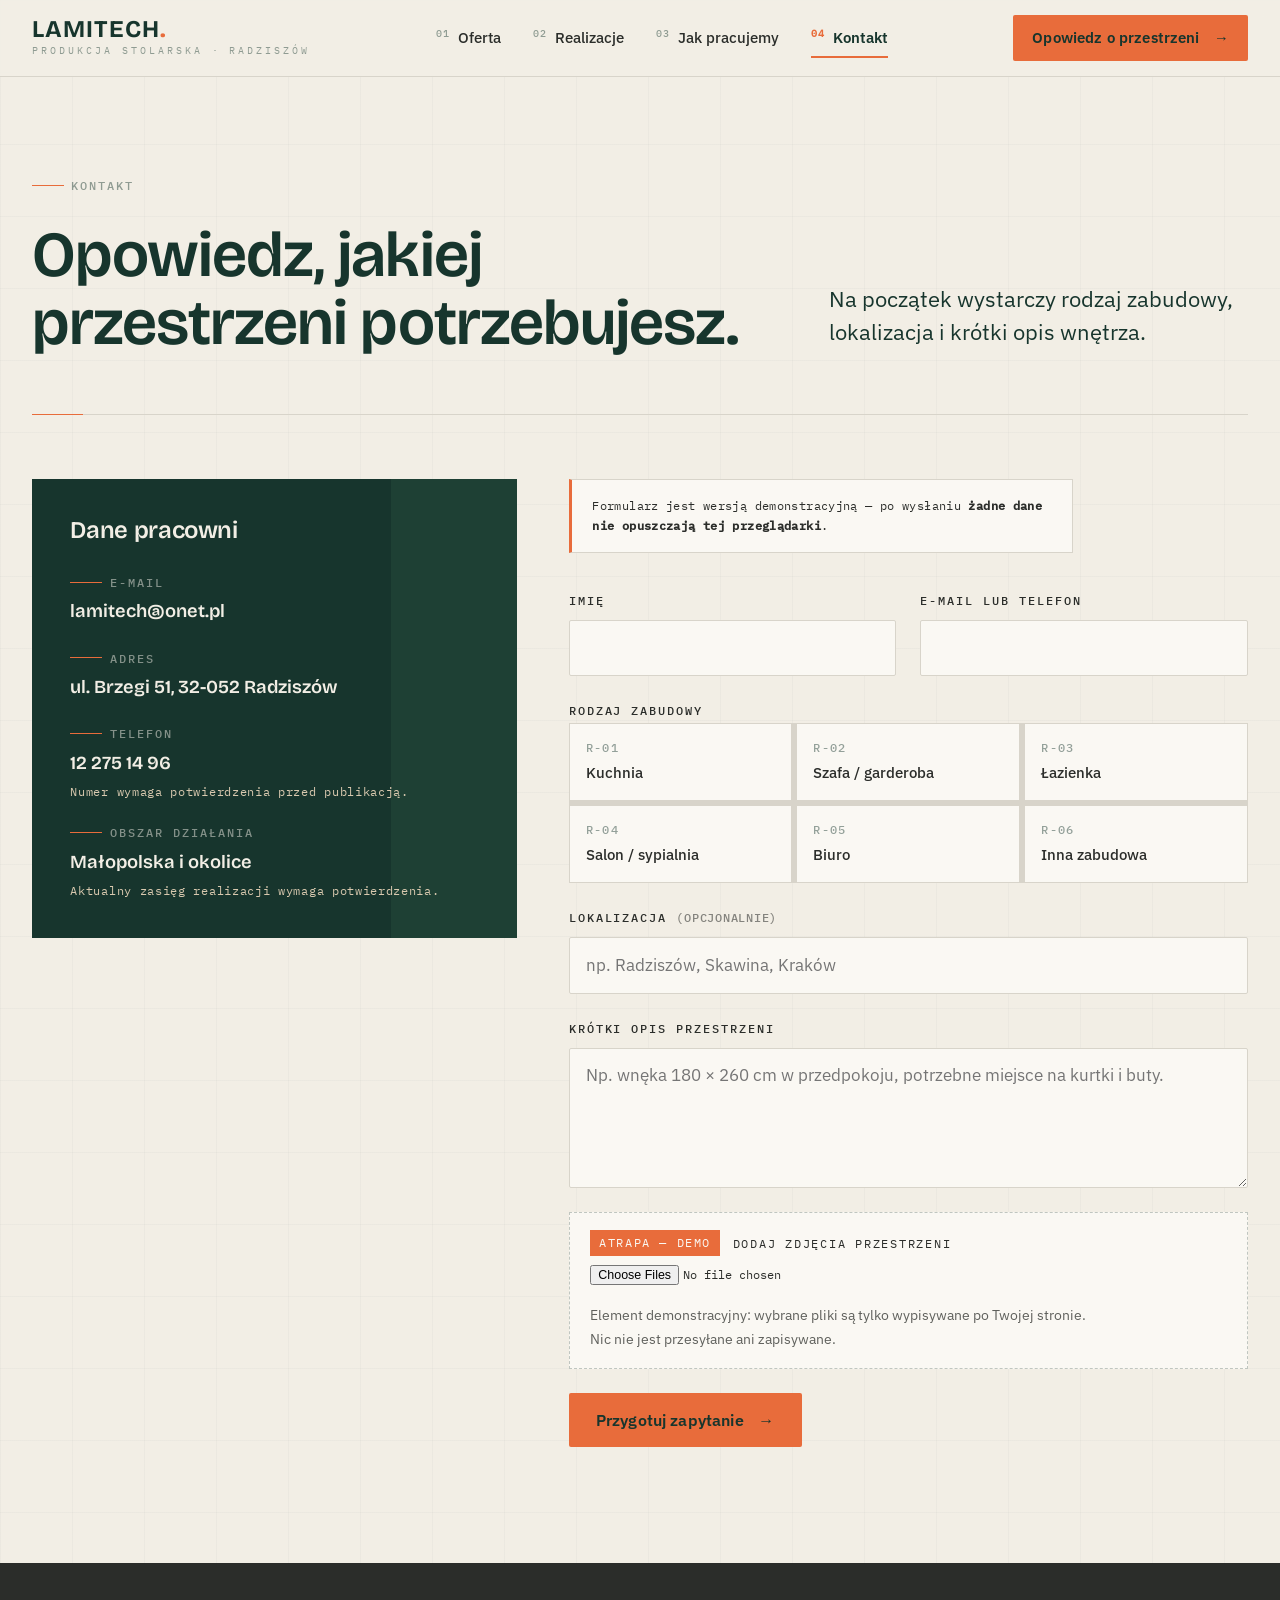
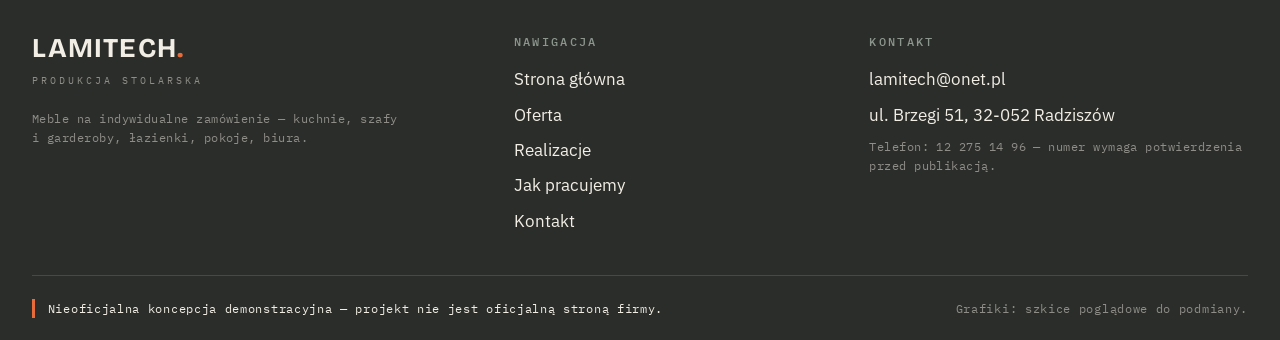
<file: kontakt.html>
<!DOCTYPE html>
<html lang="pl">
<head>
  <meta charset="UTF-8">
  <meta name="viewport" content="width=device-width, initial-scale=1">
  <meta name="robots" content="noindex, nofollow, noarchive">
  <title>Kontakt — meble na wymiar Radziszów | LAMITECH</title>
  <meta name="description" content="Skontaktuj się z LAMITECH w sprawie kuchni, szafy, garderoby lub innej zabudowy na wymiar.">
  <link rel="preload" href="assets/fonts/bricolage-grotesque-400-700-latin.woff2" as="font" type="font/woff2" crossorigin>
  <link rel="preload" href="assets/fonts/ibm-plex-sans-var-latin.woff2" as="font" type="font/woff2" crossorigin>
  <link rel="stylesheet" href="css/fonts.css">
  <link rel="stylesheet" href="css/tokens.css">
  <link rel="stylesheet" href="css/base.css">
  <link rel="stylesheet" href="css/components.css">
  <link rel="stylesheet" href="css/pages.css">
  <link rel="stylesheet" href="css/responsive.css">
  <link rel="icon" href="data:image/svg+xml,%3Csvg xmlns='http://www.w3.org/2000/svg' viewBox='0 0 32 32'%3E%3Crect width='32' height='32' fill='%2317352D'/%3E%3Crect x='6' y='6' width='9' height='20' fill='%23D9C9AF'/%3E%3Crect x='17' y='6' width='9' height='12' fill='%23F2EEE5'/%3E%3Crect x='17' y='20' width='9' height='6' fill='%23E86C3B'/%3E%3C/svg%3E">
</head>
<body>
  <a class="skip-link" href="#main">Przejdź do treści</a>

  <header class="site-header">
    <div class="container">
      <a class="brand" href="index.html" aria-label="LAMITECH — strona główna">
        <span class="brand-name">LAMITECH<span class="brand-dot">.</span></span>
        <span class="brand-sub">Produkcja stolarska · Radziszów</span>
      </a>
      <nav class="site-nav" aria-label="Nawigacja główna">
        <ul>
          <li><a href="meble-na-wymiar.html"><span class="nav-idx" aria-hidden="true">01</span>Oferta</a></li>
          <li><a href="realizacje.html"><span class="nav-idx" aria-hidden="true">02</span>Realizacje</a></li>
          <li><a href="jak-pracujemy.html"><span class="nav-idx" aria-hidden="true">03</span>Jak pracujemy</a></li>
          <li><a href="kontakt.html" aria-current="page"><span class="nav-idx" aria-hidden="true">04</span>Kontakt</a></li>
        </ul>
      </nav>
      <div class="header-cta">
        <a class="btn btn-primary" href="kontakt.html">Opowiedz o przestrzeni <span class="btn-arrow" aria-hidden="true">&rarr;</span></a>
      </div>
      <button class="menu-toggle" aria-expanded="false" aria-controls="mobile-menu">
        <span class="fronts" aria-hidden="true"><span></span><span></span></span>
        Menu
      </button>
    </div>
  </header>

  <div class="mobile-menu" id="mobile-menu" aria-label="Menu strony">
    <div class="mobile-menu-head">
      <span class="brand-name">LAMITECH<span class="brand-dot">.</span></span>
      <button class="menu-close">Zamknij</button>
    </div>
    <nav aria-label="Nawigacja mobilna">
      <ul>
        <li><a href="index.html"><span class="nav-idx" aria-hidden="true">00</span>Strona główna</a></li>
        <li><a href="meble-na-wymiar.html"><span class="nav-idx" aria-hidden="true">01</span>Oferta</a></li>
        <li><a href="realizacje.html"><span class="nav-idx" aria-hidden="true">02</span>Realizacje</a></li>
        <li><a href="jak-pracujemy.html"><span class="nav-idx" aria-hidden="true">03</span>Jak pracujemy</a></li>
        <li><a href="kontakt.html" aria-current="page"><span class="nav-idx" aria-hidden="true">04</span>Kontakt</a></li>
      </ul>
    </nav>
    <div class="mobile-menu-foot">
      <span>Meble na indywidualne zamówienie</span>
      <a href="mailto:lamitech@onet.pl">lamitech@onet.pl</a>
      <span>ul. Brzegi 51, 32-052 Radziszów</span>
    </div>
  </div>

  <main id="main">
    <header class="page-hero">
      <div class="container">
        <div>
          <span class="mono-label">Kontakt</span>
          <h1>Opowiedz, jakiej przestrzeni potrzebujesz.</h1>
        </div>
        <p class="lead">Na początek wystarczy rodzaj zabudowy, lokalizacja i&nbsp;krótki opis wnętrza.</p>
      </div>
    </header>

    <section class="section" aria-label="Dane kontaktowe i formularz" style="padding-top:0;">
      <div class="container contact-layout">

        <aside class="contact-panel reveal">
          <h2>Dane pracowni</h2>
          <div class="contact-rows">
            <div class="contact-row">
              <span class="mono-label">E-mail</span>
              <a href="mailto:lamitech@onet.pl">lamitech@onet.pl</a>
            </div>
            <div class="contact-row">
              <span class="mono-label">Adres</span>
              <span class="val">ul. Brzegi 51, 32-052 Radziszów</span>
            </div>
            <div class="contact-row">
              <span class="mono-label">Telefon</span>
              <a href="tel:+48122751496">12 275 14 96</a>
              <span class="to-confirm-note">Numer wymaga potwierdzenia przed publikacją.</span>
            </div>
            <div class="contact-row">
              <span class="mono-label">Obszar działania</span>
              <span class="val">Małopolska i okolice</span>
              <span class="to-confirm-note">Aktualny zasięg realizacji wymaga potwierdzenia.</span>
            </div>
          </div>
        </aside>

        <form class="contact-form reveal" id="contact-form" novalidate>
          <p class="demo-disclaimer">Formularz jest wersją demonstracyjną — po wysłaniu <strong>żadne dane nie opuszczają tej przeglądarki</strong>.</p>

          <div class="form-row">
            <div class="field">
              <label for="f-imie">Imię</label>
              <input type="text" id="f-imie" name="imie" autocomplete="given-name" required>
              <span class="field-error" id="err-imie">Podaj imię (min. 2 znaki).</span>
            </div>
            <div class="field">
              <label for="f-kontakt">E-mail lub telefon</label>
              <input type="text" id="f-kontakt" name="kontakt" autocomplete="email" required>
              <span class="field-error" id="err-kontakt">Podaj e-mail albo numer telefonu.</span>
            </div>
          </div>

          <fieldset class="type-fieldset">
            <legend>Rodzaj zabudowy</legend>
            <div class="type-grid">
              <div class="type-option">
                <input type="radio" id="t-kuchnia" name="rodzaj" value="kuchnia">
                <label for="t-kuchnia"><span class="type-idx">R-01</span>Kuchnia</label>
              </div>
              <div class="type-option">
                <input type="radio" id="t-szafa" name="rodzaj" value="szafa-garderoba">
                <label for="t-szafa"><span class="type-idx">R-02</span>Szafa / garderoba</label>
              </div>
              <div class="type-option">
                <input type="radio" id="t-lazienka" name="rodzaj" value="lazienka">
                <label for="t-lazienka"><span class="type-idx">R-03</span>Łazienka</label>
              </div>
              <div class="type-option">
                <input type="radio" id="t-pokoj" name="rodzaj" value="salon-sypialnia">
                <label for="t-pokoj"><span class="type-idx">R-04</span>Salon / sypialnia</label>
              </div>
              <div class="type-option">
                <input type="radio" id="t-biuro" name="rodzaj" value="biuro">
                <label for="t-biuro"><span class="type-idx">R-05</span>Biuro</label>
              </div>
              <div class="type-option">
                <input type="radio" id="t-inne" name="rodzaj" value="inna">
                <label for="t-inne"><span class="type-idx">R-06</span>Inna zabudowa</label>
              </div>
            </div>
            <span class="field-error" style="display:none;">Wybierz rodzaj zabudowy.</span>
          </fieldset>

          <div class="field">
            <label for="f-lokalizacja">Lokalizacja <span style="opacity:.55; letter-spacing:.06em;">(opcjonalnie)</span></label>
            <input type="text" id="f-lokalizacja" name="lokalizacja" autocomplete="address-level2" placeholder="np. Radziszów, Skawina, Kraków">
          </div>

          <div class="field">
            <label for="f-opis">Krótki opis przestrzeni</label>
            <textarea id="f-opis" name="opis" required placeholder="Np. wnęka 180 × 260 cm w przedpokoju, potrzebne miejsce na kurtki i buty."></textarea>
            <span class="field-error" id="err-opis">Opisz krótko przestrzeń (min. 10 znaków).</span>
          </div>

          <div class="upload-demo">
            <div class="upload-head">
              <span class="upload-tag">Atrapa — demo</span>
              <label for="upload-input" style="font-family:var(--font-mono); font-size:var(--fs-mono); letter-spacing:.14em; text-transform:uppercase;">Dodaj zdjęcia przestrzeni</label>
            </div>
            <input type="file" id="upload-input" accept="image/*" multiple>
            <ul class="upload-file-list" id="upload-file-list"></ul>
            <p class="upload-note">Element demonstracyjny: wybrane pliki są tylko wypisywane po Twojej stronie. Nic nie jest przesyłane ani zapisywane.</p>
          </div>

          <div>
            <button class="btn btn-primary" type="submit">Przygotuj zapytanie <span class="btn-arrow" aria-hidden="true">&rarr;</span></button>
          </div>

          <p class="form-status" id="form-status" role="status" tabindex="-1"></p>
        </form>
      </div>
    </section>
  </main>

  <footer class="site-footer">
    <div class="container">
      <div class="footer-grid">
        <div class="footer-col">
          <span class="brand-name">LAMITECH<span class="brand-dot">.</span></span><br>
          <span class="brand-sub">Produkcja stolarska</span>
          <p class="footer-note" style="margin-top:1rem;">Meble na indywidualne zamówienie — kuchnie, szafy i&nbsp;garderoby, łazienki, pokoje, biura.</p>
        </div>
        <div class="footer-col">
          <h3>Nawigacja</h3>
          <ul>
            <li><a href="index.html">Strona główna</a></li>
            <li><a href="meble-na-wymiar.html">Oferta</a></li>
            <li><a href="realizacje.html">Realizacje</a></li>
            <li><a href="jak-pracujemy.html">Jak pracujemy</a></li>
            <li><a href="kontakt.html">Kontakt</a></li>
          </ul>
        </div>
        <div class="footer-col">
          <h3>Kontakt</h3>
          <address>
            <a href="mailto:lamitech@onet.pl">lamitech@onet.pl</a>
            <span>ul. Brzegi 51, 32-052 Radziszów</span>
            <span class="footer-note">Telefon: 12&nbsp;275&nbsp;14&nbsp;96 — numer wymaga potwierdzenia przed publikacją.</span>
          </address>
        </div>
      </div>
      <div class="footer-demo">
        <span class="demo-flag">Nieoficjalna koncepcja demonstracyjna — projekt nie jest oficjalną stroną firmy.</span>
        <span>Grafiki: szkice poglądowe do podmiany.</span>
      </div>
    </div>
  </footer>

  <script src="js/main.js" defer></script>
  <script src="js/form-demo.js" defer></script>
</body>
</html>
</file>
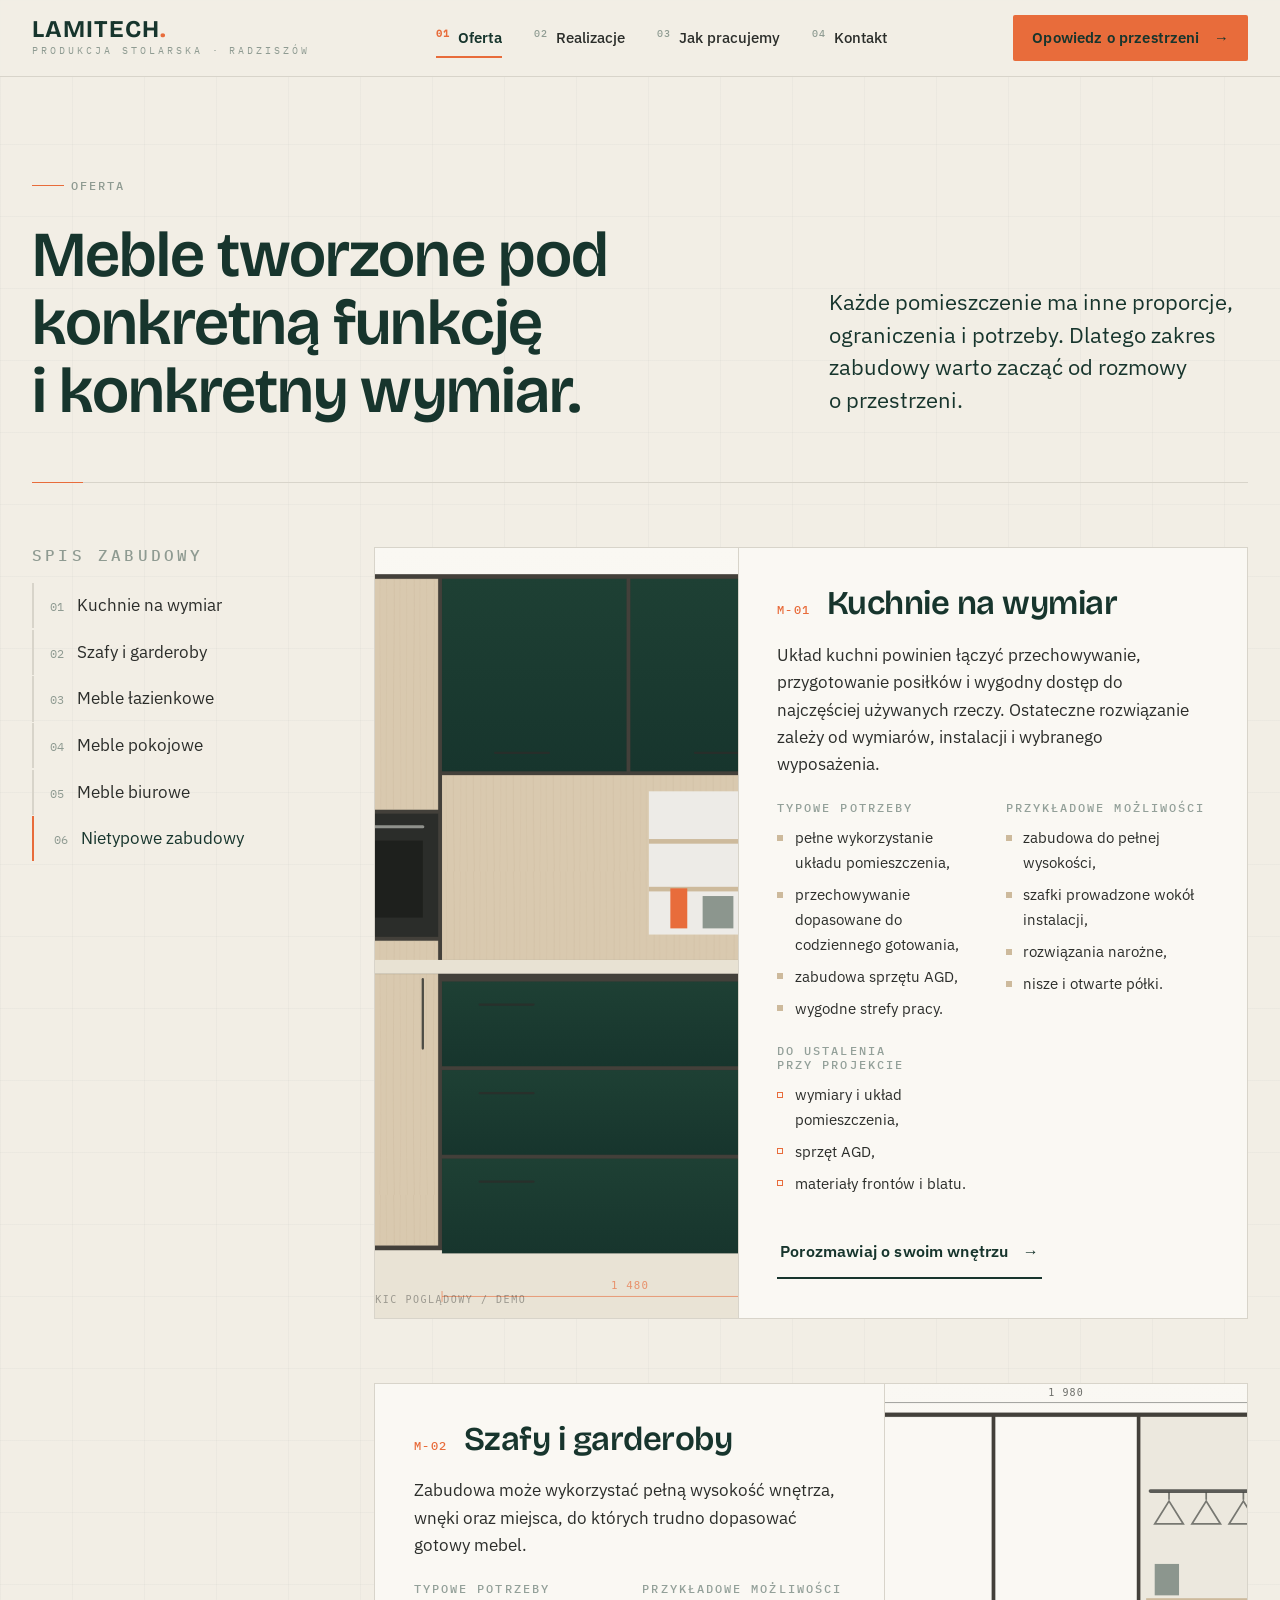
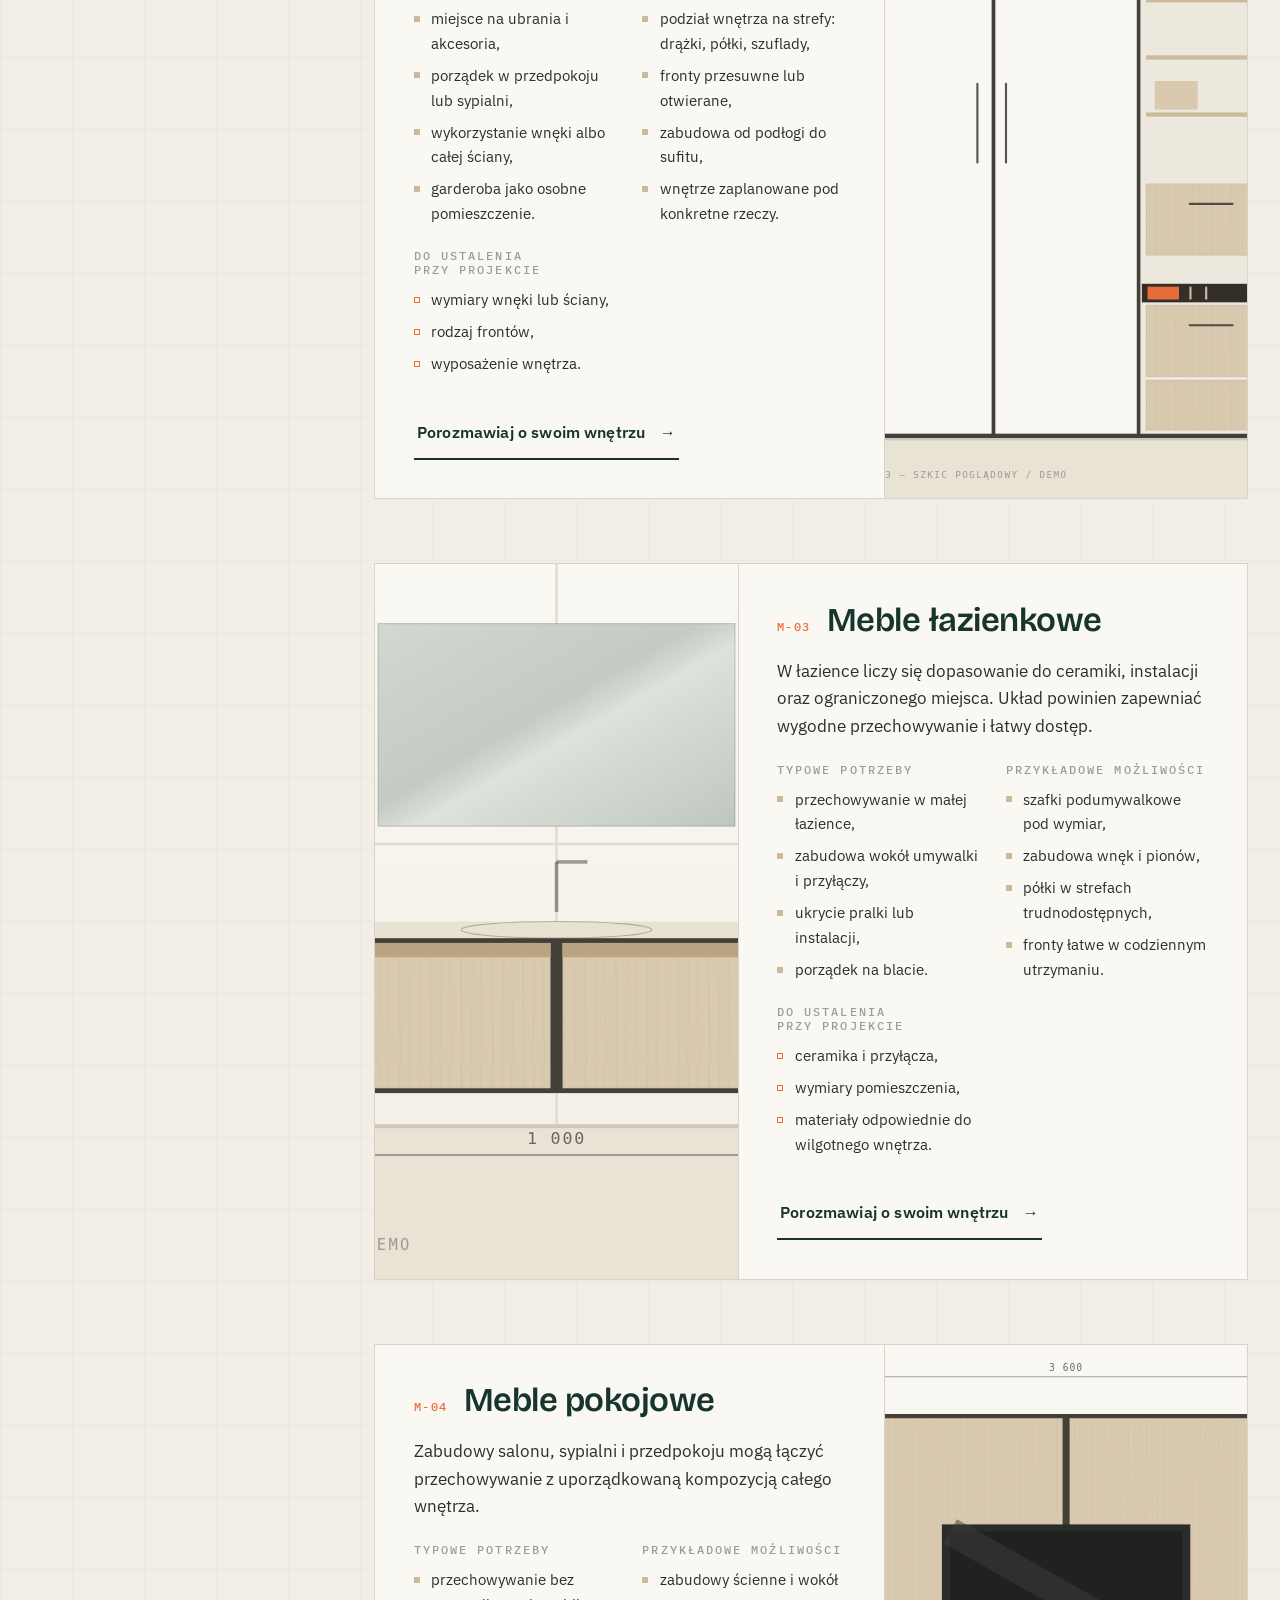
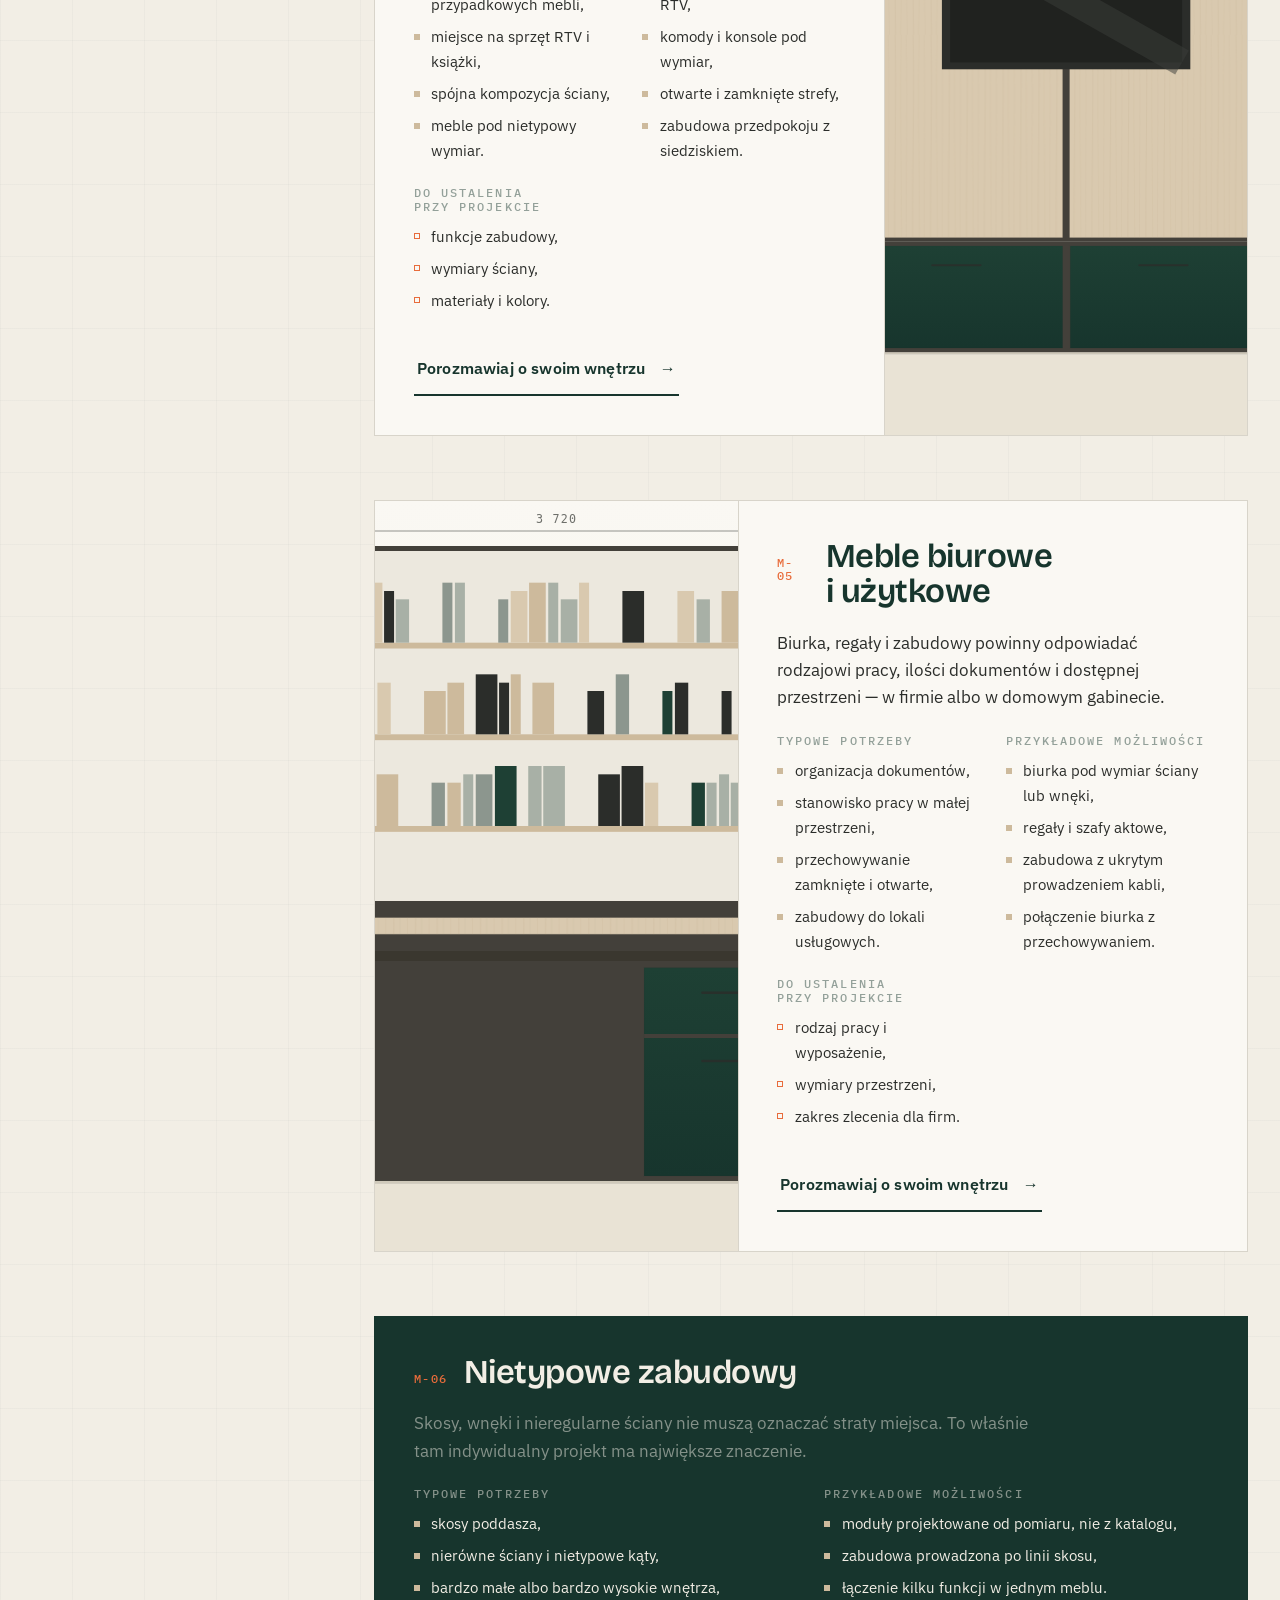
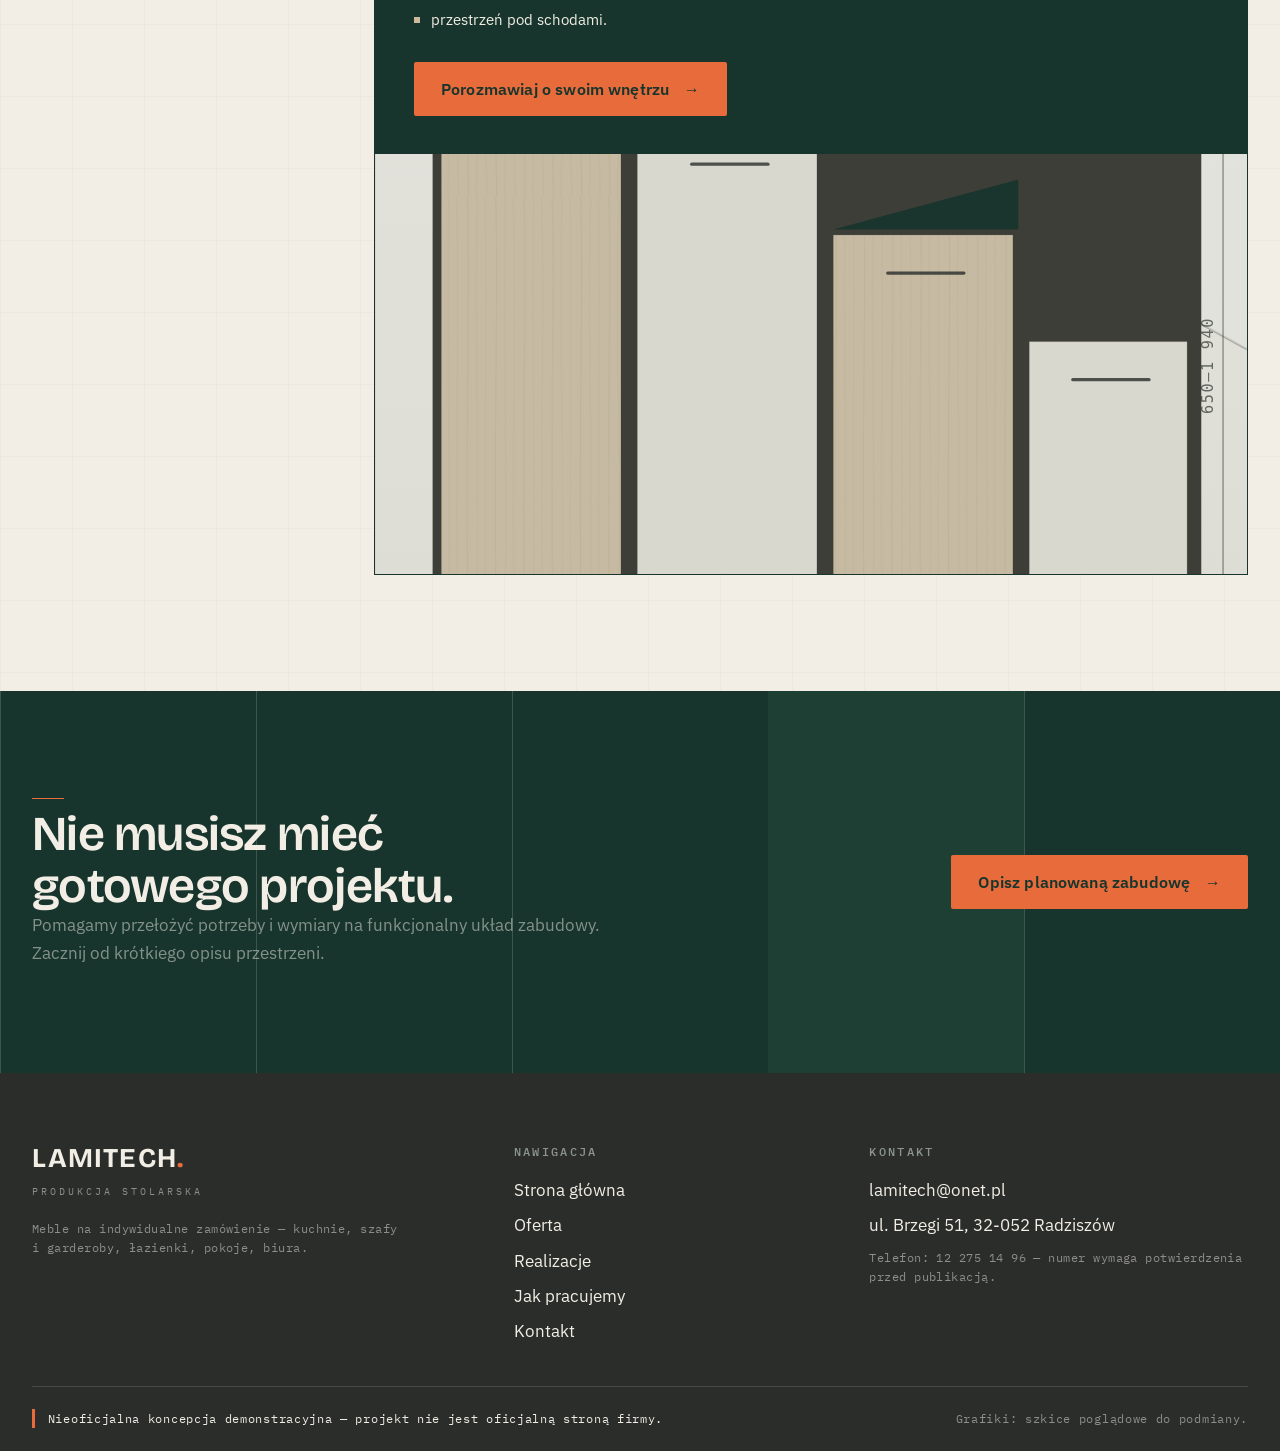
<file: meble-na-wymiar.html>
<!DOCTYPE html>
<html lang="pl">
<head>
  <meta charset="UTF-8">
  <meta name="viewport" content="width=device-width, initial-scale=1">
  <meta name="robots" content="noindex, nofollow, noarchive">
  <title>Kuchnie, szafy i meble na wymiar | LAMITECH</title>
  <meta name="description" content="Meble kuchenne, łazienkowe, pokojowe, biurowe, szafy i garderoby tworzone na indywidualne zamówienie.">
  <link rel="preload" href="assets/fonts/bricolage-grotesque-400-700-latin.woff2" as="font" type="font/woff2" crossorigin>
  <link rel="preload" href="assets/fonts/ibm-plex-sans-var-latin.woff2" as="font" type="font/woff2" crossorigin>
  <link rel="stylesheet" href="css/fonts.css">
  <link rel="stylesheet" href="css/tokens.css">
  <link rel="stylesheet" href="css/base.css">
  <link rel="stylesheet" href="css/components.css">
  <link rel="stylesheet" href="css/pages.css">
  <link rel="stylesheet" href="css/responsive.css">
  <link rel="icon" href="data:image/svg+xml,%3Csvg xmlns='http://www.w3.org/2000/svg' viewBox='0 0 32 32'%3E%3Crect width='32' height='32' fill='%2317352D'/%3E%3Crect x='6' y='6' width='9' height='20' fill='%23D9C9AF'/%3E%3Crect x='17' y='6' width='9' height='12' fill='%23F2EEE5'/%3E%3Crect x='17' y='20' width='9' height='6' fill='%23E86C3B'/%3E%3C/svg%3E">
</head>
<body>
  <a class="skip-link" href="#main">Przejdź do treści</a>

  <header class="site-header">
    <div class="container">
      <a class="brand" href="index.html" aria-label="LAMITECH — strona główna">
        <span class="brand-name">LAMITECH<span class="brand-dot">.</span></span>
        <span class="brand-sub">Produkcja stolarska · Radziszów</span>
      </a>
      <nav class="site-nav" aria-label="Nawigacja główna">
        <ul>
          <li><a href="meble-na-wymiar.html" aria-current="page"><span class="nav-idx" aria-hidden="true">01</span>Oferta</a></li>
          <li><a href="realizacje.html"><span class="nav-idx" aria-hidden="true">02</span>Realizacje</a></li>
          <li><a href="jak-pracujemy.html"><span class="nav-idx" aria-hidden="true">03</span>Jak pracujemy</a></li>
          <li><a href="kontakt.html"><span class="nav-idx" aria-hidden="true">04</span>Kontakt</a></li>
        </ul>
      </nav>
      <div class="header-cta">
        <a class="btn btn-primary" href="kontakt.html">Opowiedz o przestrzeni <span class="btn-arrow" aria-hidden="true">&rarr;</span></a>
      </div>
      <button class="menu-toggle" aria-expanded="false" aria-controls="mobile-menu">
        <span class="fronts" aria-hidden="true"><span></span><span></span></span>
        Menu
      </button>
    </div>
  </header>

  <div class="mobile-menu" id="mobile-menu" aria-label="Menu strony">
    <div class="mobile-menu-head">
      <span class="brand-name">LAMITECH<span class="brand-dot">.</span></span>
      <button class="menu-close">Zamknij</button>
    </div>
    <nav aria-label="Nawigacja mobilna">
      <ul>
        <li><a href="index.html"><span class="nav-idx" aria-hidden="true">00</span>Strona główna</a></li>
        <li><a href="meble-na-wymiar.html" aria-current="page"><span class="nav-idx" aria-hidden="true">01</span>Oferta</a></li>
        <li><a href="realizacje.html"><span class="nav-idx" aria-hidden="true">02</span>Realizacje</a></li>
        <li><a href="jak-pracujemy.html"><span class="nav-idx" aria-hidden="true">03</span>Jak pracujemy</a></li>
        <li><a href="kontakt.html"><span class="nav-idx" aria-hidden="true">04</span>Kontakt</a></li>
      </ul>
    </nav>
    <div class="mobile-menu-foot">
      <span>Meble na indywidualne zamówienie</span>
      <a href="mailto:lamitech@onet.pl">lamitech@onet.pl</a>
      <span>ul. Brzegi 51, 32-052 Radziszów</span>
    </div>
  </div>

  <main id="main">
    <header class="page-hero">
      <div class="container">
        <div>
          <span class="mono-label">Oferta</span>
          <h1>Meble tworzone pod konkretną funkcję i&nbsp;konkretny wymiar.</h1>
        </div>
        <p class="lead">Każde pomieszczenie ma inne proporcje, ograniczenia i&nbsp;potrzeby. Dlatego zakres zabudowy warto zacząć od rozmowy o&nbsp;przestrzeni.</p>
      </div>
    </header>

    <section class="section" aria-label="Zakres oferty" style="padding-top:0;">
      <div class="container offer-layout">

        <aside class="offer-index" aria-label="Spis sekcji oferty">
          <h2>Spis zabudowy</h2>
          <ol>
            <li><a href="#kuchnie">Kuchnie na wymiar</a></li>
            <li><a href="#szafy">Szafy i garderoby</a></li>
            <li><a href="#lazienki">Meble łazienkowe</a></li>
            <li><a href="#pokoje">Meble pokojowe</a></li>
            <li><a href="#biura">Meble biurowe</a></li>
            <li><a href="#nietypowe">Nietypowe zabudowy</a></li>
          </ol>
        </aside>

        <div class="offer-modules">

          <article class="offer-module reveal" id="kuchnie">
            <div class="offer-media">
              <img src="assets/images/kuchnia-na-wymiar-4x5.svg" alt="Funkcjonalna kuchnia z zabudową wykonaną pod wymiar — szkic poglądowy" width="800" height="1000" loading="lazy">
            </div>
            <div class="offer-body">
              <h2><span class="offer-idx" aria-hidden="true">M-01</span>Kuchnie na wymiar</h2>
              <p>Układ kuchni powinien łączyć przechowywanie, przygotowanie posiłków i&nbsp;wygodny dostęp do najczęściej używanych rzeczy. Ostateczne rozwiązanie zależy od wymiarów, instalacji i&nbsp;wybranego wyposażenia.</p>
              <div class="offer-cols">
                <div>
                  <h3>Typowe potrzeby</h3>
                  <ul>
                    <li>pełne wykorzystanie układu pomieszczenia,</li>
                    <li>przechowywanie dopasowane do codziennego gotowania,</li>
                    <li>zabudowa sprzętu AGD,</li>
                    <li>wygodne strefy pracy.</li>
                  </ul>
                </div>
                <div>
                  <h3>Przykładowe możliwości</h3>
                  <ul>
                    <li>zabudowa do pełnej wysokości,</li>
                    <li>szafki prowadzone wokół instalacji,</li>
                    <li>rozwiązania narożne,</li>
                    <li>nisze i otwarte półki.</li>
                  </ul>
                </div>
              </div>
              <div class="offer-cols">
                <div>
                  <h3>Do ustalenia przy projekcie</h3>
                  <ul class="to-confirm">
                    <li>wymiary i układ pomieszczenia,</li>
                    <li>sprzęt AGD,</li>
                    <li>materiały frontów i blatu.</li>
                  </ul>
                </div>
              </div>
              <div class="offer-foot">
                <a class="btn btn-secondary" href="kontakt.html">Porozmawiaj o swoim wnętrzu <span class="btn-arrow" aria-hidden="true">&rarr;</span></a>
              </div>
            </div>
          </article>

          <article class="offer-module reveal" id="szafy">
            <div class="offer-media">
              <img src="assets/images/garderoba-wneka-4x5.svg" alt="Garderoba dopasowana do wnęki i pełnej wysokości pomieszczenia — szkic poglądowy" width="800" height="1000" loading="lazy">
            </div>
            <div class="offer-body">
              <h2><span class="offer-idx" aria-hidden="true">M-02</span>Szafy i garderoby</h2>
              <p>Zabudowa może wykorzystać pełną wysokość wnętrza, wnęki oraz miejsca, do których trudno dopasować gotowy mebel.</p>
              <div class="offer-cols">
                <div>
                  <h3>Typowe potrzeby</h3>
                  <ul>
                    <li>miejsce na ubrania i akcesoria,</li>
                    <li>porządek w przedpokoju lub sypialni,</li>
                    <li>wykorzystanie wnęki albo całej ściany,</li>
                    <li>garderoba jako osobne pomieszczenie.</li>
                  </ul>
                </div>
                <div>
                  <h3>Przykładowe możliwości</h3>
                  <ul>
                    <li>podział wnętrza na strefy: drążki, półki, szuflady,</li>
                    <li>fronty przesuwne lub otwierane,</li>
                    <li>zabudowa od podłogi do sufitu,</li>
                    <li>wnętrze zaplanowane pod konkretne rzeczy.</li>
                  </ul>
                </div>
              </div>
              <div class="offer-cols">
                <div>
                  <h3>Do ustalenia przy projekcie</h3>
                  <ul class="to-confirm">
                    <li>wymiary wnęki lub ściany,</li>
                    <li>rodzaj frontów,</li>
                    <li>wyposażenie wnętrza.</li>
                  </ul>
                </div>
              </div>
              <div class="offer-foot">
                <a class="btn btn-secondary" href="kontakt.html">Porozmawiaj o swoim wnętrzu <span class="btn-arrow" aria-hidden="true">&rarr;</span></a>
              </div>
            </div>
          </article>

          <article class="offer-module reveal" id="lazienki">
            <div class="offer-media">
              <img src="assets/images/mebel-lazienkowy-detal-3x2.svg" alt="Dopasowana szafka łazienkowa z precyzyjnym detalem — szkic poglądowy" width="900" height="600" loading="lazy">
            </div>
            <div class="offer-body">
              <h2><span class="offer-idx" aria-hidden="true">M-03</span>Meble łazienkowe</h2>
              <p>W łazience liczy się dopasowanie do ceramiki, instalacji oraz ograniczonego miejsca. Układ powinien zapewniać wygodne przechowywanie i&nbsp;łatwy dostęp.</p>
              <div class="offer-cols">
                <div>
                  <h3>Typowe potrzeby</h3>
                  <ul>
                    <li>przechowywanie w małej łazience,</li>
                    <li>zabudowa wokół umywalki i przyłączy,</li>
                    <li>ukrycie pralki lub instalacji,</li>
                    <li>porządek na blacie.</li>
                  </ul>
                </div>
                <div>
                  <h3>Przykładowe możliwości</h3>
                  <ul>
                    <li>szafki podumywalkowe pod wymiar,</li>
                    <li>zabudowa wnęk i pionów,</li>
                    <li>półki w strefach trudnodostępnych,</li>
                    <li>fronty łatwe w codziennym utrzymaniu.</li>
                  </ul>
                </div>
              </div>
              <div class="offer-cols">
                <div>
                  <h3>Do ustalenia przy projekcie</h3>
                  <ul class="to-confirm">
                    <li>ceramika i przyłącza,</li>
                    <li>wymiary pomieszczenia,</li>
                    <li>materiały odpowiednie do wilgotnego wnętrza.</li>
                  </ul>
                </div>
              </div>
              <div class="offer-foot">
                <a class="btn btn-secondary" href="kontakt.html">Porozmawiaj o swoim wnętrzu <span class="btn-arrow" aria-hidden="true">&rarr;</span></a>
              </div>
            </div>
          </article>

          <article class="offer-module reveal" id="pokoje">
            <div class="offer-media">
              <img src="assets/images/realizacja-salon-16x10.svg" alt="Zabudowa ścienna salonu z niską konsolą — szkic poglądowy" width="1600" height="1000" loading="lazy">
            </div>
            <div class="offer-body">
              <h2><span class="offer-idx" aria-hidden="true">M-04</span>Meble pokojowe</h2>
              <p>Zabudowy salonu, sypialni i&nbsp;przedpokoju mogą łączyć przechowywanie z&nbsp;uporządkowaną kompozycją całego wnętrza.</p>
              <div class="offer-cols">
                <div>
                  <h3>Typowe potrzeby</h3>
                  <ul>
                    <li>przechowywanie bez przypadkowych mebli,</li>
                    <li>miejsce na sprzęt RTV i książki,</li>
                    <li>spójna kompozycja ściany,</li>
                    <li>meble pod nietypowy wymiar.</li>
                  </ul>
                </div>
                <div>
                  <h3>Przykładowe możliwości</h3>
                  <ul>
                    <li>zabudowy ścienne i wokół RTV,</li>
                    <li>komody i konsole pod wymiar,</li>
                    <li>otwarte i zamknięte strefy,</li>
                    <li>zabudowa przedpokoju z siedziskiem.</li>
                  </ul>
                </div>
              </div>
              <div class="offer-cols">
                <div>
                  <h3>Do ustalenia przy projekcie</h3>
                  <ul class="to-confirm">
                    <li>funkcje zabudowy,</li>
                    <li>wymiary ściany,</li>
                    <li>materiały i kolory.</li>
                  </ul>
                </div>
              </div>
              <div class="offer-foot">
                <a class="btn btn-secondary" href="kontakt.html">Porozmawiaj o swoim wnętrzu <span class="btn-arrow" aria-hidden="true">&rarr;</span></a>
              </div>
            </div>
          </article>

          <article class="offer-module reveal" id="biura">
            <div class="offer-media">
              <img src="assets/images/biuro-zabudowa-16x9.svg" alt="Zabudowa domowego biura połączona z regałem i przechowywaniem — szkic poglądowy" width="1600" height="900" loading="lazy">
            </div>
            <div class="offer-body">
              <h2><span class="offer-idx" aria-hidden="true">M-05</span>Meble biurowe i użytkowe</h2>
              <p>Biurka, regały i&nbsp;zabudowy powinny odpowiadać rodzajowi pracy, ilości dokumentów i&nbsp;dostępnej przestrzeni — w&nbsp;firmie albo w&nbsp;domowym gabinecie.</p>
              <div class="offer-cols">
                <div>
                  <h3>Typowe potrzeby</h3>
                  <ul>
                    <li>organizacja dokumentów,</li>
                    <li>stanowisko pracy w małej przestrzeni,</li>
                    <li>przechowywanie zamknięte i otwarte,</li>
                    <li>zabudowy do lokali usługowych.</li>
                  </ul>
                </div>
                <div>
                  <h3>Przykładowe możliwości</h3>
                  <ul>
                    <li>biurka pod wymiar ściany lub wnęki,</li>
                    <li>regały i szafy aktowe,</li>
                    <li>zabudowa z ukrytym prowadzeniem kabli,</li>
                    <li>połączenie biurka z przechowywaniem.</li>
                  </ul>
                </div>
              </div>
              <div class="offer-cols">
                <div>
                  <h3>Do ustalenia przy projekcie</h3>
                  <ul class="to-confirm">
                    <li>rodzaj pracy i wyposażenie,</li>
                    <li>wymiary przestrzeni,</li>
                    <li>zakres zlecenia dla firm.</li>
                  </ul>
                </div>
              </div>
              <div class="offer-foot">
                <a class="btn btn-secondary" href="kontakt.html">Porozmawiaj o swoim wnętrzu <span class="btn-arrow" aria-hidden="true">&rarr;</span></a>
              </div>
            </div>
          </article>

          <article class="offer-module offer-wide reveal" id="nietypowe">
            <div class="offer-media">
              <img src="assets/images/realizacja-skos-4x5.svg" alt="Zabudowa dopasowana do skosu poddasza — szkic poglądowy" width="800" height="1000" loading="lazy" style="object-position:center 62%;">
            </div>
            <div class="offer-body">
              <h2><span class="offer-idx" aria-hidden="true">M-06</span>Nietypowe zabudowy</h2>
              <p>Skosy, wnęki i&nbsp;nieregularne ściany nie muszą oznaczać straty miejsca. To właśnie tam indywidualny projekt ma największe znaczenie.</p>
              <div class="offer-cols">
                <div>
                  <h3>Typowe potrzeby</h3>
                  <ul>
                    <li>skosy poddasza,</li>
                    <li>nierówne ściany i nietypowe kąty,</li>
                    <li>bardzo małe albo bardzo wysokie wnętrza,</li>
                    <li>przestrzeń pod schodami.</li>
                  </ul>
                </div>
                <div>
                  <h3>Przykładowe możliwości</h3>
                  <ul>
                    <li>moduły projektowane od pomiaru, nie z katalogu,</li>
                    <li>zabudowa prowadzona po linii skosu,</li>
                    <li>łączenie kilku funkcji w jednym meblu.</li>
                  </ul>
                </div>
              </div>
              <div class="offer-foot">
                <a class="btn btn-primary" href="kontakt.html">Porozmawiaj o swoim wnętrzu <span class="btn-arrow" aria-hidden="true">&rarr;</span></a>
              </div>
            </div>
          </article>

        </div>
      </div>
    </section>

    <section class="section cta-band" aria-labelledby="cta-title" style="padding-block:0;">
      <div class="container">
        <div>
          <span class="mono-label">Następny krok</span>
          <h2 id="cta-title">Nie musisz mieć gotowego projektu.</h2>
          <p>Pomagamy przełożyć potrzeby i&nbsp;wymiary na funkcjonalny układ zabudowy. Zacznij od krótkiego opisu przestrzeni.</p>
        </div>
        <div class="cta-actions">
          <a class="btn btn-primary" href="kontakt.html">Opisz planowaną zabudowę <span class="btn-arrow" aria-hidden="true">&rarr;</span></a>
        </div>
      </div>
    </section>
  </main>

  <footer class="site-footer">
    <div class="container">
      <div class="footer-grid">
        <div class="footer-col">
          <span class="brand-name">LAMITECH<span class="brand-dot">.</span></span><br>
          <span class="brand-sub">Produkcja stolarska</span>
          <p class="footer-note" style="margin-top:1rem;">Meble na indywidualne zamówienie — kuchnie, szafy i&nbsp;garderoby, łazienki, pokoje, biura.</p>
        </div>
        <div class="footer-col">
          <h3>Nawigacja</h3>
          <ul>
            <li><a href="index.html">Strona główna</a></li>
            <li><a href="meble-na-wymiar.html">Oferta</a></li>
            <li><a href="realizacje.html">Realizacje</a></li>
            <li><a href="jak-pracujemy.html">Jak pracujemy</a></li>
            <li><a href="kontakt.html">Kontakt</a></li>
          </ul>
        </div>
        <div class="footer-col">
          <h3>Kontakt</h3>
          <address>
            <a href="mailto:lamitech@onet.pl">lamitech@onet.pl</a>
            <span>ul. Brzegi 51, 32-052 Radziszów</span>
            <span class="footer-note">Telefon: 12&nbsp;275&nbsp;14&nbsp;96 — numer wymaga potwierdzenia przed publikacją.</span>
          </address>
        </div>
      </div>
      <div class="footer-demo">
        <span class="demo-flag">Nieoficjalna koncepcja demonstracyjna — projekt nie jest oficjalną stroną firmy.</span>
        <span>Grafiki: szkice poglądowe do podmiany.</span>
      </div>
    </div>
  </footer>

  <script src="js/main.js" defer></script>
</body>
</html>
</file>
<file: css/fonts.css>
/* LAMITECH — lokalne fonty WOFF2 (Google Fonts, OFL)
   Bricolage Grotesque (nagłówki, zmienny 400–700)
   IBM Plex Sans (tekst, zmienny 100–700)
   IBM Plex Mono (etykiety techniczne, 400/500) */

/* Bricolage Grotesque — latin-ext */
@font-face {
  font-family: "Bricolage Grotesque";
  font-style: normal;
  font-weight: 400 700;
  font-stretch: 100%;
  font-display: swap;
  src: url(../assets/fonts/bricolage-grotesque-400-700-latin-ext.woff2) format("woff2");
  unicode-range: U+0100-02BA, U+02BD-02C5, U+02C7-02CC, U+02CE-02D7, U+02DD-02FF, U+0304, U+0308, U+0329, U+1D00-1DBF, U+1E00-1E9F, U+1EF2-1EFF, U+2020, U+20A0-20AB, U+20AD-20C0, U+2113, U+2C60-2C7F, U+A720-A7FF;
}
/* Bricolage Grotesque — latin */
@font-face {
  font-family: "Bricolage Grotesque";
  font-style: normal;
  font-weight: 400 700;
  font-stretch: 100%;
  font-display: swap;
  src: url(../assets/fonts/bricolage-grotesque-400-700-latin.woff2) format("woff2");
  unicode-range: U+0000-00FF, U+0131, U+0152-0153, U+02BB-02BC, U+02C6, U+02DA, U+02DC, U+0304, U+0308, U+0329, U+2000-206F, U+20AC, U+2122, U+2191, U+2193, U+2212, U+2215, U+FEFF, U+FFFD;
}

/* IBM Plex Sans — zmienny, latin-ext */
@font-face {
  font-family: "IBM Plex Sans";
  font-style: normal;
  font-weight: 100 700;
  font-display: swap;
  src: url(../assets/fonts/ibm-plex-sans-var-latin-ext.woff2) format("woff2");
  unicode-range: U+0100-02BA, U+02BD-02C5, U+02C7-02CC, U+02CE-02D7, U+02DD-02FF, U+0304, U+0308, U+0329, U+1D00-1DBF, U+1E00-1E9F, U+1EF2-1EFF, U+2020, U+20A0-20AB, U+20AD-20C0, U+2113, U+2C60-2C7F, U+A720-A7FF;
}
/* IBM Plex Sans — zmienny, latin */
@font-face {
  font-family: "IBM Plex Sans";
  font-style: normal;
  font-weight: 100 700;
  font-display: swap;
  src: url(../assets/fonts/ibm-plex-sans-var-latin.woff2) format("woff2");
  unicode-range: U+0000-00FF, U+0131, U+0152-0153, U+02BB-02BC, U+02C6, U+02DA, U+02DC, U+0304, U+0308, U+0329, U+2000-206F, U+20AC, U+2122, U+2191, U+2193, U+2212, U+2215, U+FEFF, U+FFFD;
}

/* IBM Plex Mono 400 — latin-ext */
@font-face {
  font-family: "IBM Plex Mono";
  font-style: normal;
  font-weight: 400;
  font-display: swap;
  src: url(../assets/fonts/ibm-plex-mono-400-latin-ext.woff2) format("woff2");
  unicode-range: U+0100-02BA, U+02BD-02C5, U+02C7-02CC, U+02CE-02D7, U+02DD-02FF, U+0304, U+0308, U+0329, U+1D00-1DBF, U+1E00-1E9F, U+1EF2-1EFF, U+2020, U+20A0-20AB, U+20AD-20C0, U+2113, U+2C60-2C7F, U+A720-A7FF;
}
/* IBM Plex Mono 400 — latin */
@font-face {
  font-family: "IBM Plex Mono";
  font-style: normal;
  font-weight: 400;
  font-display: swap;
  src: url(../assets/fonts/ibm-plex-mono-400-latin.woff2) format("woff2");
  unicode-range: U+0000-00FF, U+0131, U+0152-0153, U+02BB-02BC, U+02C6, U+02DA, U+02DC, U+0304, U+0308, U+0329, U+2000-206F, U+20AC, U+2122, U+2191, U+2193, U+2212, U+2215, U+FEFF, U+FFFD;
}
/* IBM Plex Mono 500 — latin-ext */
@font-face {
  font-family: "IBM Plex Mono";
  font-style: normal;
  font-weight: 500;
  font-display: swap;
  src: url(../assets/fonts/ibm-plex-mono-500-latin-ext.woff2) format("woff2");
  unicode-range: U+0100-02BA, U+02BD-02C5, U+02C7-02CC, U+02CE-02D7, U+02DD-02FF, U+0304, U+0308, U+0329, U+1D00-1DBF, U+1E00-1E9F, U+1EF2-1EFF, U+2020, U+20A0-20AB, U+20AD-20C0, U+2113, U+2C60-2C7F, U+A720-A7FF;
}
/* IBM Plex Mono 500 — latin */
@font-face {
  font-family: "IBM Plex Mono";
  font-style: normal;
  font-weight: 500;
  font-display: swap;
  src: url(../assets/fonts/ibm-plex-mono-500-latin.woff2) format("woff2");
  unicode-range: U+0000-00FF, U+0131, U+0152-0153, U+02BB-02BC, U+02C6, U+02DA, U+02DC, U+0304, U+0308, U+0329, U+2000-206F, U+20AC, U+2122, U+2191, U+2193, U+2212, U+2215, U+FEFF, U+FFFD;
}
</file>
<file: css/tokens.css>
/* LAMITECH — tokeny projektowe
   Kierunek: „Przestrzeń domknięta meblem” */

:root {
  /* Paleta */
  --ink-green: #17352D;
  --ink-green-2: #1E4034;
  --ink-green-3: #24503F;
  --bone: #F2EEE5;
  --birch: #D9C9AF;
  --birch-2: #CDBA9C;
  --signal-orange: #E86C3B;
  --graphite: #2B2D2A;
  --sage-grey: #8C968E;
  --soft-line: #D8D4CA;
  --warm-white: #FAF8F3;

  /* Pochodne */
  --ink-06: rgba(23, 53, 45, .06);
  --ink-12: rgba(23, 53, 45, .12);
  --ink-25: rgba(23, 53, 45, .25);
  --ink-45: rgba(23, 53, 45, .45);
  --bone-line: rgba(242, 238, 229, .18);
  --bone-45: rgba(242, 238, 229, .5);
  --shadow-gap: rgba(28, 26, 20, .55);

  /* Typografia */
  --font-heading: "Bricolage Grotesque", "Georgia", serif;
  --font-body: "IBM Plex Sans", "Segoe UI", sans-serif;
  --font-mono: "IBM Plex Mono", "Courier New", monospace;

  --fs-hero: clamp(3.2rem, 7vw, 7rem);
  --fs-h1: clamp(2.7rem, 5vw, 5rem);
  --fs-h2: clamp(2rem, 3.8vw, 3.7rem);
  --fs-h3: clamp(1.25rem, 2vw, 1.7rem);
  --fs-lead: clamp(1.08rem, 1.7vw, 1.4rem);
  --fs-body: 1.04rem;
  --fs-mono: 0.78rem;
  --fs-mono-sm: 0.72rem;

  /* Układ */
  --container: 1240px;
  --max-width: 1440px;
  --gutter: clamp(1.25rem, 3vw, 2rem);
  --section-y: clamp(4.5rem, 9vw, 8.5rem);

  /* Kształt */
  --radius-sm: 2px;
  --radius-md: 6px;

  /* Ruch */
  --ease: cubic-bezier(.22, 1, .36, 1);
  --dur-fast: .28s;
  --dur-med: .55s;
  --dur-slow: .9s;

  /* Szczelina cieniowa między „frontami” */
  --gap-front: 6px;
}
</file>
<file: css/base.css>
/* LAMITECH — style bazowe */

*,
*::before,
*::after {
  box-sizing: border-box;
}

html {
  scroll-behavior: smooth;
  -webkit-text-size-adjust: 100%;
}

body {
  margin: 0;
  font-family: var(--font-body);
  font-size: var(--fs-body);
  line-height: 1.65;
  color: var(--graphite);
  background-color: var(--bone);
  /* atmosfera: delikatna siatka rysunku technicznego na tle */
  background-image:
    linear-gradient(rgba(23, 53, 45, .028) 1px, transparent 1px),
    linear-gradient(90deg, rgba(23, 53, 45, .028) 1px, transparent 1px);
  background-size: 72px 72px;
  overflow-x: hidden;
}

img,
svg,
video {
  max-width: 100%;
  height: auto;
  display: block;
}

h1, h2, h3, h4 {
  font-family: var(--font-heading);
  font-weight: 600;
  line-height: 1.06;
  letter-spacing: -0.015em;
  color: var(--ink-green);
  margin: 0 0 .6em;
  text-wrap: balance;
}

h1 { font-size: var(--fs-h1); }
h2 { font-size: var(--fs-h2); }
h3 { font-size: var(--fs-h3); line-height: 1.2; }

p {
  margin: 0 0 1em;
  max-width: 62ch;
}

a {
  color: var(--ink-green);
  text-decoration-thickness: 1px;
  text-underline-offset: 3px;
}

ul, ol {
  padding-left: 1.2em;
}

button {
  font: inherit;
  cursor: pointer;
}

::selection {
  background: var(--signal-orange);
  color: var(--warm-white);
}

/* Fokus — widoczny, techniczny */
:focus-visible {
  outline: 2px solid var(--signal-orange);
  outline-offset: 3px;
  border-radius: var(--radius-sm);
}

.skip-link {
  position: absolute;
  left: 1rem;
  top: -4rem;
  z-index: 200;
  padding: .8rem 1.2rem;
  background: var(--ink-green);
  color: var(--warm-white);
  font-family: var(--font-mono);
  font-size: var(--fs-mono);
  letter-spacing: .08em;
  text-transform: uppercase;
  text-decoration: none;
  transition: top var(--dur-fast) var(--ease);
}

.skip-link:focus {
  top: 1rem;
}

/* Układ */
.container {
  width: min(var(--container), 100% - 2 * var(--gutter));
  margin-inline: auto;
}

.section {
  padding-block: var(--section-y);
  position: relative;
}

/* Nagłówek sekcji z indeksem technicznym */
.section-head {
  display: grid;
  grid-template-columns: auto 1fr auto;
  gap: 1rem 2rem;
  align-items: baseline;
  margin-bottom: clamp(2rem, 5vw, 4rem);
}

.section-head h2 {
  margin: 0;
  grid-column: 2;
}

.section-head .lead {
  grid-column: 2;
}

/* metka arkusza po prawej — łamie powtarzalny rytm nagłówków */
.section-head .head-meta {
  grid-column: 3;
  align-self: start;
  font-family: var(--font-mono);
  font-size: var(--fs-mono-sm);
  letter-spacing: .16em;
  text-transform: uppercase;
  color: var(--ink-45);
  border: 1px solid var(--soft-line);
  border-bottom-color: var(--signal-orange);
  padding: .5rem .8rem;
  white-space: nowrap;
}

@media (max-width: 959px) {
  .section-head .head-meta {
    display: none;
  }
}

/* Etykieta mono — jak opis na rysunku */
.mono-label {
  font-family: var(--font-mono);
  font-size: var(--fs-mono);
  font-weight: 500;
  letter-spacing: .16em;
  text-transform: uppercase;
  color: var(--ink-45);
  display: inline-flex;
  align-items: center;
  gap: .6em;
}

.mono-label::before {
  content: "";
  width: 2rem;
  height: 1px;
  background: var(--signal-orange);
  flex: none;
}

.on-dark .mono-label,
.mono-label.on-dark {
  color: var(--bone-45);
}

.lead {
  font-size: var(--fs-lead);
  line-height: 1.5;
  color: var(--ink-green);
  max-width: 46ch;
}

/* Przyciski — prostokąty jak fronty */
.btn {
  display: inline-flex;
  align-items: center;
  gap: .9rem;
  min-height: 54px;
  padding: .55rem 1.7rem;
  font-family: var(--font-body);
  font-weight: 600;
  font-size: 1rem;
  letter-spacing: .01em;
  text-decoration: none;
  border: none;
  border-radius: var(--radius-sm);
  transition: background-color var(--dur-fast) var(--ease),
              color var(--dur-fast) var(--ease),
              transform var(--dur-fast) var(--ease);
}

.btn .btn-arrow {
  display: inline-block;
  transition: transform var(--dur-fast) var(--ease);
}

.btn:hover .btn-arrow,
.btn:focus-visible .btn-arrow {
  transform: translateX(6px);
}

/* primary zachowuje się jak front: odsuwa się, odsłaniając szczelinę cieniową */
.btn-primary {
  background: var(--signal-orange);
  color: var(--ink-green);
  transition: transform var(--dur-fast) var(--ease),
              box-shadow var(--dur-fast) var(--ease),
              background-color var(--dur-fast) var(--ease);
}

.btn-primary:hover,
.btn-primary:focus-visible {
  background: #EF7A4B;
  transform: translate(-3px, -3px);
  box-shadow: 4px 4px 0 0 var(--ink-green);
}

.btn-primary:active {
  transform: translate(0, 0);
  box-shadow: 0 0 0 0 var(--ink-green);
}

.btn-secondary {
  background: transparent;
  color: var(--ink-green);
  padding-inline: .2rem;
  border-radius: 0;
  border-bottom: 2px solid var(--ink-green);
}

.btn-secondary:hover {
  border-bottom-color: var(--signal-orange);
}

.on-dark .btn-secondary {
  color: var(--bone);
  border-bottom-color: var(--bone);
}

.on-dark .btn-secondary:hover {
  border-bottom-color: var(--signal-orange);
}

/* Linia wymiarowa (dekoracyjna) */
.dim-line {
  display: flex;
  align-items: center;
  gap: .8rem;
  font-family: var(--font-mono);
  font-size: var(--fs-mono-sm);
  letter-spacing: .14em;
  color: var(--ink-45);
  text-transform: uppercase;
}

.dim-line::before,
.dim-line::after {
  content: "";
  flex: 1;
  height: 1px;
  background: currentColor;
  opacity: .5;
}

/* Animacje wejścia */
.reveal {
  opacity: 0;
  transform: translateY(22px);
  transition: opacity var(--dur-slow) var(--ease),
              transform var(--dur-slow) var(--ease);
  transition-delay: var(--reveal-delay, 0s);
}

.reveal.is-visible {
  opacity: 1;
  transform: none;
}

/* Maska zdjęcia otwierająca się pionowo — jak uchylany front */
.mask-reveal {
  clip-path: inset(0 0 100% 0);
  transition: clip-path var(--dur-slow) var(--ease);
  transition-delay: var(--reveal-delay, 0s);
}

.mask-reveal.is-visible {
  clip-path: inset(0 0 0 0);
}

/* Rysowanie linii SVG */
.draw-line {
  stroke-dasharray: var(--line-len, 800);
  stroke-dashoffset: var(--line-len, 800);
  transition: stroke-dashoffset 1.4s var(--ease);
  transition-delay: var(--reveal-delay, 0s);
}

.is-visible .draw-line,
.draw-line.is-visible {
  stroke-dashoffset: 0;
}

@media (prefers-reduced-motion: reduce) {
  html {
    scroll-behavior: auto;
  }

  .reveal,
  .mask-reveal {
    opacity: 1;
    transform: none;
    clip-path: none;
    transition: none;
  }

  .draw-line {
    stroke-dasharray: none;
    stroke-dashoffset: 0;
    transition: none;
  }

  *,
  *::before,
  *::after {
    animation-duration: .01ms !important;
    animation-iteration-count: 1 !important;
    transition-duration: .01ms !important;
  }
}

/* Pomocnicze */
.visually-hidden {
  position: absolute;
  width: 1px;
  height: 1px;
  margin: -1px;
  padding: 0;
  overflow: hidden;
  clip: rect(0 0 0 0);
  white-space: nowrap;
  border: 0;
}
</file>
<file: css/components.css>
/* LAMITECH — komponenty wspólne */

/* ============ HEADER ============ */

.site-header {
  position: sticky;
  top: 0;
  z-index: 100;
  background: color-mix(in srgb, var(--bone) 88%, transparent);
  backdrop-filter: blur(8px);
  border-bottom: 1px solid var(--soft-line);
}

.site-header .container {
  display: flex;
  align-items: stretch;
  justify-content: space-between;
  gap: 2rem;
  min-height: 76px;
}

.brand {
  display: flex;
  flex-direction: column;
  justify-content: center;
  text-decoration: none;
  gap: .15rem;
}

.brand-name {
  font-family: var(--font-heading);
  font-weight: 700;
  font-size: 1.5rem;
  letter-spacing: .04em;
  color: var(--ink-green);
  line-height: 1;
}

.brand-name .brand-dot {
  color: var(--signal-orange);
}

.brand-sub {
  font-family: var(--font-mono);
  font-size: .62rem;
  letter-spacing: .3em;
  text-transform: uppercase;
  color: var(--ink-45);
}

.site-nav {
  display: flex;
  align-items: stretch;
}

.site-nav ul {
  display: flex;
  align-items: stretch;
  gap: clamp(1rem, 2.5vw, 2.4rem);
  list-style: none;
  margin: 0;
  padding: 0;
}

.site-nav li {
  display: flex;
}

.site-nav a {
  display: inline-flex;
  align-items: center;
  gap: .5rem;
  text-decoration: none;
  font-weight: 500;
  font-size: .96rem;
  color: var(--graphite);
  position: relative;
}

.site-nav a .nav-idx {
  font-family: var(--font-mono);
  font-size: .62rem;
  letter-spacing: .1em;
  color: var(--ink-45);
  transform: translateY(-.45em);
}

.site-nav a::after {
  content: "";
  position: absolute;
  left: 0;
  right: 100%;
  bottom: 18px;
  height: 2px;
  background: var(--signal-orange);
  transition: right var(--dur-fast) var(--ease);
}

.site-nav a:hover::after,
.site-nav a:focus-visible::after {
  right: 0;
}

.site-nav a[aria-current="page"] {
  color: var(--ink-green);
  font-weight: 600;
}

.site-nav a[aria-current="page"]::after {
  right: 0;
}

.site-nav a[aria-current="page"] .nav-idx {
  color: var(--signal-orange);
}

.header-cta {
  align-self: center;
}

.header-cta .btn {
  min-height: 46px;
  padding-inline: 1.2rem;
  font-size: .92rem;
}

/* Przycisk menu — dwa „fronty”, które się rozsuwają */
.menu-toggle {
  display: none;
  align-self: center;
  background: none;
  border: 1px solid var(--ink-25);
  border-radius: var(--radius-sm);
  padding: .65rem .9rem;
  align-items: center;
  gap: .7rem;
  font-family: var(--font-mono);
  font-size: var(--fs-mono-sm);
  letter-spacing: .18em;
  text-transform: uppercase;
  color: var(--ink-green);
}

.menu-toggle .fronts {
  display: inline-flex;
  gap: 3px;
}

.menu-toggle .fronts span {
  width: 7px;
  height: 18px;
  background: var(--ink-green);
  transition: transform var(--dur-fast) var(--ease), background var(--dur-fast);
}

.menu-toggle[aria-expanded="true"] .fronts span:first-child {
  transform: translateX(-3px);
  background: var(--signal-orange);
}

.menu-toggle[aria-expanded="true"] .fronts span:last-child {
  transform: translateX(3px);
}

/* ============ MENU MOBILNE ============ */

.mobile-menu {
  position: fixed;
  inset: 0;
  z-index: 150;
  background: var(--ink-green);
  color: var(--bone);
  display: flex;
  flex-direction: column;
  padding: 1.2rem var(--gutter) 2rem;
  transform: translateX(100%);
  visibility: hidden;
  transition: transform var(--dur-med) var(--ease), visibility 0s var(--dur-med);
  overflow-y: auto;
}

.mobile-menu.is-open {
  transform: translateX(0);
  visibility: visible;
  transition: transform var(--dur-med) var(--ease), visibility 0s;
}

/* pionowe podziały jak fronty zabudowy */
.mobile-menu::before {
  content: "";
  position: absolute;
  inset: 0;
  background:
    linear-gradient(90deg, var(--bone-line) 1px, transparent 1px) 0 0 / 25% 100%;
  pointer-events: none;
}

.mobile-menu-head {
  display: flex;
  justify-content: space-between;
  align-items: center;
  min-height: 52px;
}

.mobile-menu-head .brand-name {
  color: var(--bone);
}

.menu-close {
  background: none;
  border: 1px solid var(--bone-45);
  border-radius: var(--radius-sm);
  color: var(--bone);
  font-family: var(--font-mono);
  font-size: var(--fs-mono-sm);
  letter-spacing: .18em;
  text-transform: uppercase;
  padding: .65rem .9rem;
}

.mobile-menu nav {
  margin-top: 3rem;
}

.mobile-menu ul {
  list-style: none;
  margin: 0;
  padding: 0;
  display: flex;
  flex-direction: column;
}

.mobile-menu li + li {
  border-top: 1px solid var(--bone-line);
}

.mobile-menu nav a {
  display: flex;
  align-items: baseline;
  gap: 1rem;
  padding: 1.1rem 0;
  color: var(--bone);
  text-decoration: none;
  font-family: var(--font-heading);
  font-size: clamp(1.7rem, 6vw, 2.4rem);
  font-weight: 600;
  line-height: 1.1;
}

.mobile-menu nav a .nav-idx {
  font-family: var(--font-mono);
  font-size: .72rem;
  letter-spacing: .14em;
  color: var(--signal-orange);
}

.mobile-menu nav a[aria-current="page"] {
  color: var(--birch);
}

.mobile-menu-foot {
  margin-top: auto;
  padding-top: 3rem;
  font-family: var(--font-mono);
  font-size: var(--fs-mono);
  letter-spacing: .08em;
  color: var(--bone-45);
  display: grid;
  gap: .4rem;
}

.mobile-menu-foot a {
  color: var(--bone);
}

body.menu-open {
  overflow: hidden;
}

/* ============ PASMO CTA ============ */

.cta-band {
  background: var(--ink-green);
  color: var(--bone);
  position: relative;
  overflow: hidden;
}

/* podziały frontów w tle */
.cta-band::before {
  content: "";
  position: absolute;
  inset: 0;
  background:
    linear-gradient(90deg, var(--bone-line) 1px, transparent 1px) 0 0 / 20% 100%;
  pointer-events: none;
}

.cta-band::after {
  content: "";
  position: absolute;
  top: 0;
  bottom: 0;
  left: 60%;
  width: 20%;
  background: var(--ink-green-2);
  pointer-events: none;
  transition: transform var(--dur-slow) var(--ease);
}

.cta-band:hover::after {
  transform: translateX(12px);
}

.cta-band .container {
  position: relative;
  z-index: 1;
  display: grid;
  grid-template-columns: minmax(0, 1.4fr) minmax(0, 1fr);
  gap: 2.5rem;
  align-items: center;
  padding-block: clamp(3.5rem, 7vw, 6rem);
}

.cta-band h2 {
  color: var(--bone);
  margin: 0;
}

.cta-band p {
  color: var(--bone-45);
}

.cta-band .cta-actions {
  display: flex;
  flex-wrap: wrap;
  gap: 1.4rem;
  justify-self: end;
}

/* ============ STOPKA ============ */

.site-footer {
  background: var(--graphite);
  color: var(--bone);
}

.footer-grid {
  display: grid;
  grid-template-columns: 1.4fr 1fr 1.2fr;
  gap: 2.5rem;
  padding-block: clamp(3rem, 6vw, 4.5rem) 2.5rem;
}

.site-footer .brand-name {
  color: var(--bone);
  font-size: 1.7rem;
}

.site-footer .brand-sub {
  color: var(--bone-45);
}

.footer-col h3 {
  font-family: var(--font-mono);
  font-size: var(--fs-mono-sm);
  font-weight: 500;
  letter-spacing: .2em;
  text-transform: uppercase;
  color: var(--sage-grey);
  margin-bottom: 1.1rem;
}

.footer-col ul {
  list-style: none;
  margin: 0;
  padding: 0;
  display: grid;
  gap: .5rem;
}

.footer-col a {
  color: var(--bone);
  text-decoration: none;
}

.footer-col a:hover {
  text-decoration: underline;
  text-decoration-color: var(--signal-orange);
}

.footer-col address {
  font-style: normal;
  display: grid;
  gap: .5rem;
}

.footer-note {
  font-family: var(--font-mono);
  font-size: var(--fs-mono-sm);
  letter-spacing: .04em;
  color: var(--bone-45);
}

.footer-demo {
  border-top: 1px solid rgba(242, 238, 229, .14);
  padding-block: 1.4rem;
  display: flex;
  flex-wrap: wrap;
  gap: .8rem 2rem;
  justify-content: space-between;
  font-family: var(--font-mono);
  font-size: var(--fs-mono-sm);
  letter-spacing: .06em;
  color: var(--bone-45);
}

.footer-demo .demo-flag {
  color: var(--bone);
  border-left: 3px solid var(--signal-orange);
  padding-left: .8rem;
}

/* ============ HERO PODSTRON ============ */

.page-hero {
  padding-block: clamp(3.5rem, 7vw, 6rem) clamp(2.5rem, 5vw, 4rem);
  position: relative;
}

.page-hero .container {
  display: grid;
  grid-template-columns: minmax(0, 7fr) minmax(0, 4fr);
  gap: 2rem 4rem;
  align-items: end;
}

.page-hero h1 {
  margin: .4em 0 0;
}

.page-hero .lead {
  margin: 0;
  padding-bottom: .5rem;
}

/* linia wymiarowa pod hero podstrony */
.page-hero .container::after {
  content: "";
  grid-column: 1 / -1;
  height: 1px;
  background: linear-gradient(90deg, var(--signal-orange) 0 3.2rem, var(--soft-line) 3.2rem);
  margin-top: 1.6rem;
}

/* ============ KOMUNIKAT DEMO ============ */

.demo-disclaimer {
  border: 1px solid var(--soft-line);
  border-left: 3px solid var(--signal-orange);
  background: var(--warm-white);
  padding: 1rem 1.3rem;
  font-family: var(--font-mono);
  font-size: var(--fs-mono);
  letter-spacing: .03em;
  line-height: 1.6;
  color: var(--graphite);
  max-width: 72ch;
}
</file>
<file: css/pages.css>
/* LAMITECH — style sekcji i podstron */

/* ================================================================
   STRONA GŁÓWNA — HERO „Najpierw przestrzeń”
   ================================================================ */

.hero {
  position: relative;
  overflow: hidden;
  /* miękkie światło poranne od strony wizualu */
  background: radial-gradient(110% 85% at 82% 8%, rgba(250, 248, 243, .85), transparent 62%);
}

.hero .container {
  display: grid;
  grid-template-columns: minmax(0, 6fr) minmax(0, 6fr);
  gap: clamp(2rem, 4vw, 4rem);
  align-items: center;
  padding-block: clamp(3rem, 6vw, 5.5rem);
  position: relative;
}

/* pionowa linia podziału jak krawędź zabudowy */
.hero .container::before {
  content: "";
  position: absolute;
  top: 0;
  bottom: 0;
  left: calc(6 / 12 * 100% - 1.5rem);
  width: 1px;
  background: var(--soft-line);
}

.hero-copy {
  position: relative;
  z-index: 1;
}

.hero-copy h1 {
  font-size: clamp(3.2rem, 5.9vw, 6rem);
  font-weight: 650;
  margin: .5em 0 .4em;
}

.hero-copy h1 em {
  font-style: normal;
  color: var(--signal-orange);
}

.hero-copy .lead {
  color: var(--graphite);
}

.hero-actions {
  display: flex;
  flex-wrap: wrap;
  gap: 1.1rem 1.8rem;
  align-items: center;
  margin-top: 2.2rem;
}

/* Wizual hero — elewacja + nakładka rysunkowa.
   Na desktopie wychodzi do krawędzi okna: zabudowa „domyka” ekran
   tak, jak mebel domyka ścianę. */
.hero-visual {
  position: relative;
}

@media (min-width: 960px) {
  .hero-visual {
    margin-right: calc(50% - 50vw);
  }

  .hero-visual .hero-frame {
    border-right: none;
  }

  .hero-dim-bottom {
    padding-right: var(--gutter);
  }
}

.hero-visual .hero-frame {
  position: relative;
  border: 1px solid var(--soft-line);
  background: var(--warm-white);
  box-shadow: 0 30px 60px -40px rgba(23, 53, 45, .4);
}

/* pionowa linia wymiarowa przy kolumnie tekstu */
@media (min-width: 1280px) {
  .hero-copy::before {
    content: "";
    position: absolute;
    left: -2.6rem;
    top: .4rem;
    bottom: .4rem;
    width: 9px;
    border-left: 1px solid var(--ink-25);
    background:
      repeating-linear-gradient(180deg,
        var(--ink-25) 0 1px, transparent 1px 28px) left top / 9px 100% no-repeat;
  }

  .hero-copy {
    position: relative;
  }
}

.hero-visual img {
  width: 100%;
  height: auto;
}

.hero-overlay {
  position: absolute;
  inset: 0;
  width: 100%;
  height: 100%;
  pointer-events: none;
}

/* przesuwający się front — subtelny ruch zabudowy */
.hero-slider-front {
  position: absolute;
  background: linear-gradient(180deg, var(--birch) 0%, var(--birch-2) 100%);
  border: 1px solid rgba(43, 45, 42, .25);
  box-shadow: -16px 0 24px -12px rgba(28, 26, 20, .55);
  top: 27.5%;
  left: 38.1%;
  width: 11.9%;
  height: 40.7%;
  animation: front-slide 9s var(--ease) infinite alternate;
}

/* uchwyt przesuwnego frontu */
.hero-slider-front::after {
  content: "";
  position: absolute;
  left: 12%;
  top: 42%;
  width: 3px;
  height: 16%;
  border-radius: 2px;
  background: var(--graphite);
  opacity: .7;
}

@keyframes front-slide {
  0%, 30% { transform: translateX(0); }
  62%, 100% { transform: translateX(-96%); }
}

@media (prefers-reduced-motion: reduce) {
  .hero-slider-front {
    animation: none;
    transform: translateX(-96%);
  }
}

/* etykiety wymiarów wokół wizualu */
.hero-dim {
  position: absolute;
  font-family: var(--font-mono);
  font-size: var(--fs-mono-sm);
  letter-spacing: .16em;
  color: var(--ink-45);
  text-transform: uppercase;
}

.hero-dim-bottom {
  left: 0;
  right: 0;
  bottom: -2rem;
  display: flex;
  align-items: center;
  gap: .8rem;
}

.hero-dim-bottom::before,
.hero-dim-bottom::after {
  content: "";
  flex: 1;
  height: 1px;
  background: var(--ink-25);
}

/* pasek zakresu pod hero */
.hero-scope {
  border-top: 1px solid var(--soft-line);
  border-bottom: 1px solid var(--soft-line);
  background: var(--warm-white);
}

.hero-scope ul {
  list-style: none;
  margin: 0;
  padding: .95rem 0;
  display: flex;
  flex-wrap: wrap;
  gap: .5rem 0;
  align-items: center;
  font-family: var(--font-mono);
  font-size: var(--fs-mono-sm);
  letter-spacing: .18em;
  text-transform: uppercase;
  color: var(--ink-45);
}

.hero-scope li {
  display: flex;
  align-items: center;
}

.hero-scope li + li::before {
  content: "";
  width: 5px;
  height: 5px;
  background: var(--signal-orange);
  margin-inline: 1.2rem;
  transform: rotate(45deg);
}

/* ================================================================
   SPACE SELECTOR — „Nie gotowy zestaw”
   ================================================================ */

/* pasmo „arkusza roboczego”: jaśniejsze tło + rytm pionowych podziałów */
.space-selector {
  background:
    linear-gradient(90deg, rgba(23, 53, 45, .04) 1px, transparent 1px) 0 0 / 200px 100%,
    linear-gradient(180deg, var(--warm-white), rgba(250, 248, 243, 0) 70%);
  border-block: 1px solid var(--soft-line);
}

.space-selector .selector-shell {
  display: grid;
  grid-template-columns: minmax(0, 5fr) minmax(0, 7fr);
  border: 1px solid var(--soft-line);
  background: var(--warm-white);
  box-shadow: 0 24px 50px -42px rgba(23, 53, 45, .55);
}

.selector-tabs {
  display: flex;
  flex-direction: column;
  border-right: 1px solid var(--soft-line);
}

.selector-tab {
  flex: 1;
  display: grid;
  grid-template-columns: auto 1fr auto;
  gap: 1.1rem;
  align-items: center;
  text-align: left;
  padding: 1.4rem clamp(1.2rem, 2.5vw, 2rem);
  background: transparent;
  border: none;
  border-left: 4px solid transparent;
  font-family: var(--font-heading);
  font-size: clamp(1.15rem, 1.6vw, 1.45rem);
  font-weight: 600;
  color: var(--graphite);
  transition: background var(--dur-fast) var(--ease),
              border-color var(--dur-fast) var(--ease),
              padding-left var(--dur-fast) var(--ease);
}

.selector-tab + .selector-tab {
  border-top: 1px solid var(--soft-line);
}

.selector-tab .tab-idx {
  font-family: var(--font-mono);
  font-size: var(--fs-mono-sm);
  letter-spacing: .12em;
  color: var(--ink-45);
}

.selector-tab .tab-mark {
  width: 12px;
  height: 12px;
  border: 2px solid var(--ink-25);
  transition: background var(--dur-fast), border-color var(--dur-fast), transform var(--dur-fast) var(--ease);
}

.selector-tab:hover {
  background: var(--bone);
}

.selector-tab[aria-selected="true"] {
  border-left-color: var(--signal-orange);
  background: var(--bone);
  color: var(--ink-green);
  padding-left: calc(clamp(1.2rem, 2.5vw, 2rem) + 8px);
}

.selector-tab[aria-selected="true"] .tab-mark {
  background: var(--signal-orange);
  border-color: var(--signal-orange);
  transform: rotate(45deg);
}

.selector-stage {
  padding: clamp(1.6rem, 3.5vw, 2.8rem);
  display: grid;
  grid-template-rows: auto 1fr;
  gap: 1.6rem;
  min-height: 460px;
}

.selector-panel[hidden] {
  display: none;
}

.selector-panel p {
  font-size: var(--fs-lead);
  line-height: 1.5;
  color: var(--ink-green);
  max-width: 44ch;
  margin: 0;
}

/* schemat przestrzeni budowany z „frontów” */
.space-scheme {
  position: relative;
  min-height: 240px;
  border: 1px solid var(--soft-line);
  background:
    linear-gradient(rgba(23, 53, 45, .05) 1px, transparent 1px) 0 0 / 100% 25%,
    var(--bone);
  overflow: hidden;
}

.space-scheme .sch {
  position: absolute;
  transition: all var(--dur-med) var(--ease);
  border: 1px solid rgba(43, 45, 42, .18);
}

.space-scheme .sch-a { background: var(--birch); }
.space-scheme .sch-b { background: var(--ink-green); }
.space-scheme .sch-c { background: var(--warm-white); }
.space-scheme .sch-d { background: var(--signal-orange); border: none; }

.space-scheme .sch-label {
  position: absolute;
  left: 1rem;
  bottom: .8rem;
  font-family: var(--font-mono);
  font-size: var(--fs-mono-sm);
  letter-spacing: .16em;
  text-transform: uppercase;
  color: var(--ink-45);
  transition: opacity var(--dur-fast);
}

/* układy schematu dla trzech przestrzeni */
[data-space="wneka"] .sch-a { left: 8%; top: 12%; width: 26%; height: 76%; }
[data-space="wneka"] .sch-b { left: 36%; top: 12%; width: 12%; height: 76%; }
[data-space="wneka"] .sch-c { left: 50%; top: 12%; width: 22%; height: 46%; }
[data-space="wneka"] .sch-d { left: 50%; top: 64%; width: 10%; height: 24%; }

[data-space="kuchnia"] .sch-a { left: 6%; top: 14%; width: 20%; height: 74%; }
[data-space="kuchnia"] .sch-b { left: 28%; top: 56%; width: 44%; height: 32%; }
[data-space="kuchnia"] .sch-c { left: 28%; top: 14%; width: 44%; height: 26%; }
[data-space="kuchnia"] .sch-d { left: 74%; top: 56%; width: 6%; height: 32%; }

[data-space="garderoba"] .sch-a { left: 10%; top: 10%; width: 18%; height: 80%; }
[data-space="garderoba"] .sch-b { left: 30%; top: 10%; width: 18%; height: 80%; }
[data-space="garderoba"] .sch-c { left: 50%; top: 10%; width: 18%; height: 80%; }
[data-space="garderoba"] .sch-d { left: 70%; top: 10%; width: 4%; height: 80%; }

/* ================================================================
   TYPY PRZESTRZENI — asymetryczna mozaika
   ================================================================ */

.space-grid {
  display: grid;
  grid-template-columns: repeat(12, 1fr);
  grid-auto-rows: minmax(120px, auto);
  gap: var(--gap-front);
  background: var(--soft-line);
  border: 1px solid var(--soft-line);
}

.space-cell {
  position: relative;
  display: flex;
  flex-direction: column;
  text-decoration: none;
  overflow: hidden;
  min-height: 100%;
}

.space-cell .cell-head {
  display: flex;
  align-items: baseline;
  justify-content: space-between;
  gap: 1rem;
  padding: 1.3rem 1.4rem .4rem;
}

.space-cell .cell-idx {
  font-family: var(--font-mono);
  font-size: var(--fs-mono-sm);
  letter-spacing: .14em;
}

.space-cell h3 {
  margin: 0;
  padding: 0 1.4rem;
}

.space-cell p {
  padding: .6rem 1.4rem 0;
  margin: 0;
  font-size: .96rem;
  line-height: 1.55;
}

.space-cell .cell-cta {
  margin-top: auto;
  padding: 1.2rem 1.4rem 1.3rem;
  font-family: var(--font-mono);
  font-size: var(--fs-mono-sm);
  letter-spacing: .16em;
  text-transform: uppercase;
  display: flex;
  align-items: center;
  gap: .6rem;
}

.space-cell .cell-cta .btn-arrow {
  transition: transform var(--dur-fast) var(--ease);
}

.space-cell:hover .cell-cta .btn-arrow,
.space-cell:focus-visible .cell-cta .btn-arrow {
  transform: translateX(6px);
}

.space-cell .cell-media {
  margin-top: auto;
  overflow: hidden;
}

.space-cell .cell-media img {
  width: 100%;
  height: 100%;
  object-fit: cover;
  transition: transform var(--dur-slow) var(--ease);
}

.space-cell:hover .cell-media img {
  transform: scale(1.035);
}

/* warianty modułów — celowo różne */
.cell-light {
  background: var(--warm-white);
  color: var(--graphite);
}

.cell-light .cell-idx { color: var(--signal-orange); }
.cell-light .cell-cta { color: var(--ink-green); }

/* znacznik narożny jak odnośnik na rysunku */
.cell-corner::after {
  content: "";
  position: absolute;
  top: .9rem;
  right: .9rem;
  width: 2.1rem;
  height: 2.1rem;
  border-top: 1px solid var(--signal-orange);
  border-right: 1px solid var(--signal-orange);
  opacity: .75;
}

.cell-dark {
  /* podziały frontów lakierowanej zabudowy */
  background:
    linear-gradient(90deg, var(--bone-line) 1px, transparent 1px) 0 0 / 33.4% 100%,
    linear-gradient(180deg, var(--ink-green-2), var(--ink-green));
}

.cell-dark h3 { color: var(--bone); }
.cell-dark p { color: var(--bone-45); }
.cell-dark .cell-idx { color: var(--signal-orange); }
.cell-dark .cell-cta { color: var(--birch); }

.cell-birch {
  /* front z usłojeniem i uchwytem */
  background:
    repeating-linear-gradient(94deg,
      transparent 0 22px, rgba(183, 162, 129, .22) 22px 23px,
      transparent 23px 41px, rgba(183, 162, 129, .14) 41px 42px),
    var(--birch);
}

.cell-birch::after {
  content: "";
  position: absolute;
  right: 1.2rem;
  top: 1.35rem;
  width: 3px;
  height: 46px;
  border-radius: 2px;
  background: var(--graphite);
  opacity: .55;
}

.cell-birch h3 { color: var(--ink-green); }
.cell-birch p { color: rgba(23, 53, 45, .75); }
.cell-birch .cell-idx { color: var(--ink-green); }
.cell-birch .cell-cta { color: var(--ink-green); }

/* rozpięcia w siatce */
.cell-1 { grid-column: 1 / span 5; grid-row: span 4; }
.cell-2 { grid-column: 6 / span 4; grid-row: span 2; }
.cell-3 { grid-column: 10 / span 3; grid-row: span 2; }
.cell-4 { grid-column: 6 / span 3; grid-row: span 2; }
.cell-5 { grid-column: 9 / span 4; grid-row: span 2; }

/* moduł materiałowy — czysto wizualny */
.cell-swatch {
  grid-column: 1 / -1;
  grid-row: span 1;
  background:
    linear-gradient(90deg, var(--birch) 0 34%, var(--ink-green) 34% 56%, var(--warm-white) 56% 82%, var(--signal-orange) 82% 88%, var(--graphite) 88%);
  min-height: 72px;
  position: relative;
}

.cell-swatch .sr-note {
  position: absolute;
  left: 1rem;
  bottom: .6rem;
  font-family: var(--font-mono);
  font-size: var(--fs-mono-sm);
  letter-spacing: .16em;
  text-transform: uppercase;
  color: var(--ink-green);
  background: var(--bone-45);
  padding: .15rem .5rem;
}

/* ================================================================
   PROCESS RAIL — od pustej ściany do zabudowy
   ================================================================ */

.process-rail {
  position: relative;
  /* pasmo materiałowe: podłużny ślad brzozy jak blat warsztatu */
  background:
    repeating-linear-gradient(90deg,
      transparent 0 237px, rgba(23, 53, 45, .045) 237px 238px),
    linear-gradient(180deg, rgba(217, 201, 175, .28), rgba(217, 201, 175, .1));
  border-block: 1px solid rgba(205, 186, 156, .55);
}

.process-track {
  list-style: none;
  margin: 0;
  padding: 0;
  display: grid;
  grid-template-columns: repeat(6, 1fr);
  counter-reset: step;
  position: relative;
}

/* linia bazowa */
.process-track::before {
  content: "";
  position: absolute;
  top: 7px;
  left: 0;
  right: 0;
  height: 2px;
  background: var(--ink-25);
  transform-origin: left center;
  transform: scaleX(0);
  transition: transform 1.6s var(--ease);
}

.process-track.is-visible::before {
  transform: scaleX(1);
}

@media (prefers-reduced-motion: reduce) {
  .process-track::before {
    transform: scaleX(1);
    transition: none;
  }
}

.process-step {
  counter-increment: step;
  position: relative;
  padding: 2.2rem 1.6rem 0 0;
}

/* znacznik na linii */
.process-step::before {
  content: "";
  position: absolute;
  top: 0;
  left: 0;
  width: 16px;
  height: 16px;
  background: var(--bone);
  border: 2px solid var(--ink-green);
  transform: rotate(45deg);
}

.process-step:first-child::before,
.process-step:last-child::before {
  background: var(--signal-orange);
  border-color: var(--signal-orange);
}

.process-step .step-no {
  font-family: var(--font-mono);
  font-size: var(--fs-mono-sm);
  letter-spacing: .18em;
  color: var(--ink-45);
  display: block;
  margin-bottom: .7rem;
}

.process-step .step-no::after {
  content: counter(step, decimal-leading-zero);
  color: var(--signal-orange);
  margin-left: .4em;
}

.process-step h3 {
  font-size: 1.2rem;
  margin-bottom: .45em;
}

.process-step p {
  font-size: .93rem;
  line-height: 1.55;
  color: rgba(43, 45, 42, .85);
  margin: 0;
}

/* ================================================================
   DETAL — szuflady otwierane (accordion)
   ================================================================ */

.function-detail .detail-shell {
  display: grid;
  grid-template-columns: minmax(0, 6fr) minmax(0, 5fr);
  gap: clamp(2rem, 4vw, 4rem);
  align-items: start;
}

.drawer-stack {
  display: grid;
  gap: var(--gap-front);
  background: var(--soft-line);
  border: 1px solid var(--soft-line);
}

.drawer {
  background: var(--birch);
  position: relative;
}

.drawer > summary {
  list-style: none;
  cursor: pointer;
  display: grid;
  grid-template-columns: auto auto 1fr;
  align-items: center;
  gap: 1.2rem;
  padding: 1.15rem 1.4rem;
  font-family: var(--font-heading);
  font-weight: 600;
  font-size: 1.12rem;
  color: var(--ink-green);
  transition: transform var(--dur-fast) var(--ease), background var(--dur-fast);
  position: relative;
}

.drawer > summary::-webkit-details-marker {
  display: none;
}

/* uchwyt szuflady */
.drawer > summary::before {
  content: "";
  width: 2.4rem;
  height: 3px;
  border-radius: 2px;
  background: var(--graphite);
  opacity: .75;
}

.drawer > summary .drawer-idx {
  font-family: var(--font-mono);
  font-size: var(--fs-mono-sm);
  letter-spacing: .14em;
  color: rgba(23, 53, 45, .6);
  white-space: nowrap;
}

.drawer > summary:hover {
  transform: translateX(10px);
}

.drawer[open] > summary {
  background: var(--birch-2);
  transform: translateX(16px);
  box-shadow: -16px 0 18px -14px rgba(28, 26, 20, .5);
}

.drawer .drawer-body {
  background: var(--warm-white);
  padding: 1.2rem 1.4rem 1.4rem;
  border-top: 1px solid var(--soft-line);
}

.drawer .drawer-body p {
  margin: 0;
  font-size: .96rem;
  color: rgba(43, 45, 42, .9);
}

.detail-media {
  position: relative;
}

.detail-media img {
  width: 100%;
  border: 1px solid var(--soft-line);
}

.detail-media figcaption {
  margin-top: .8rem;
  font-family: var(--font-mono);
  font-size: var(--fs-mono-sm);
  letter-spacing: .1em;
  color: var(--ink-45);
}

/* ================================================================
   PORTFOLIO — system, nie galeria
   ================================================================ */

.portfolio-intro {
  display: grid;
  grid-template-columns: minmax(0, 7fr) minmax(0, 4fr);
  gap: 2rem 4rem;
  align-items: end;
  margin-bottom: clamp(2rem, 5vw, 3.5rem);
}

.portfolio-grid {
  display: grid;
  grid-template-columns: repeat(12, 1fr);
  gap: var(--gap-front);
}

.work {
  position: relative;
  background: var(--warm-white);
  border: 1px solid var(--soft-line);
  display: flex;
  flex-direction: column;
}

.work-media {
  overflow: hidden;
  position: relative;
  flex: 1;
  min-height: 0;
}

.work-media img {
  width: 100%;
  height: 100%;
  object-fit: cover;
  transition: transform var(--dur-slow) var(--ease);
}

.work:hover .work-media img {
  transform: scale(1.03);
}

.work-meta {
  padding: 1.1rem 1.3rem 1.2rem;
  display: grid;
  gap: .35rem;
  border-top: 1px solid var(--soft-line);
}

.work-meta .work-type {
  font-family: var(--font-mono);
  font-size: var(--fs-mono-sm);
  letter-spacing: .16em;
  text-transform: uppercase;
  color: var(--signal-orange);
}

.work-meta h3 {
  font-size: 1.1rem;
  margin: 0;
}

.work-meta .work-solution {
  font-size: .9rem;
  line-height: 1.5;
  color: rgba(43, 45, 42, .8);
  margin: 0;
}

.work-meta .work-detail {
  font-family: var(--font-mono);
  font-size: var(--fs-mono-sm);
  letter-spacing: .06em;
  color: var(--ink-45);
  margin: .2rem 0 0;
}

.work-zoom,
.work-link {
  position: absolute;
  inset: 0;
  background: none;
  border: none;
}

.work-zoom {
  cursor: zoom-in;
}

.work-zoom:focus-visible {
  outline-offset: -3px;
}

/* rozpięcia portfolio na stronie realizacji */
.work-w5 { grid-column: span 5; }
.work-w4 { grid-column: span 4; }
.work-w3 { grid-column: span 3; }
.work-w6 { grid-column: span 6; }
.work-w7 { grid-column: span 7; }
.work-w12 { grid-column: 1 / -1; }

.work-w12 .work-media {
  max-height: 520px;
}

.work.is-hidden {
  display: none;
}

/* teaser na stronie głównej */
.portfolio-teaser-grid {
  display: grid;
  grid-template-columns: repeat(12, 1fr);
  gap: var(--gap-front);
}

.portfolio-teaser-grid .work:nth-child(1) { grid-column: 1 / span 6; grid-row: span 2; }
.portfolio-teaser-grid .work:nth-child(2) { grid-column: 7 / span 6; }
.portfolio-teaser-grid .work:nth-child(3) { grid-column: 7 / span 6; }

.portfolio-more {
  margin-top: 2.2rem;
  display: flex;
  justify-content: flex-end;
}

/* Filtry */
.filter-bar {
  display: flex;
  flex-wrap: wrap;
  gap: .5rem;
  margin-bottom: 2rem;
  padding: .6rem;
  border: 1px solid var(--soft-line);
  background: var(--warm-white);
}

.filter-btn {
  border: 1px solid transparent;
  background: transparent;
  padding: .55rem 1.1rem;
  font-family: var(--font-mono);
  font-size: var(--fs-mono);
  letter-spacing: .1em;
  text-transform: uppercase;
  color: var(--graphite);
  border-radius: var(--radius-sm);
  transition: background var(--dur-fast), color var(--dur-fast), border-color var(--dur-fast);
}

.filter-btn:hover {
  border-color: var(--ink-25);
}

.filter-btn[aria-pressed="true"] {
  background: var(--ink-green);
  color: var(--bone);
}

.filter-count {
  margin-left: auto;
  align-self: center;
  font-family: var(--font-mono);
  font-size: var(--fs-mono-sm);
  letter-spacing: .12em;
  color: var(--ink-45);
  padding-right: .6rem;
}

/* Lightbox */
.lightbox {
  border: none;
  padding: 0;
  background: transparent;
  max-width: min(1100px, 94vw);
  width: 100%;
}

.lightbox::backdrop {
  background: rgba(23, 53, 45, .88);
  backdrop-filter: blur(4px);
}

.lightbox-inner {
  background: var(--bone);
  border: 1px solid var(--soft-line);
  display: grid;
}

.lightbox-media img {
  width: 100%;
  max-height: min(72vh, 720px);
  object-fit: contain;
  background: var(--warm-white);
}

.lightbox-bar {
  display: flex;
  align-items: center;
  gap: 1rem;
  padding: .9rem 1.2rem;
  border-top: 1px solid var(--soft-line);
}

.lightbox-caption {
  display: grid;
  gap: .1rem;
  margin-right: auto;
}

.lightbox-caption .work-type {
  font-family: var(--font-mono);
  font-size: var(--fs-mono-sm);
  letter-spacing: .16em;
  text-transform: uppercase;
  color: var(--signal-orange);
}

.lightbox-caption .lightbox-title {
  font-family: var(--font-heading);
  font-weight: 600;
  color: var(--ink-green);
}

.lightbox-btn {
  border: 1px solid var(--ink-25);
  background: transparent;
  color: var(--ink-green);
  font-family: var(--font-mono);
  font-size: var(--fs-mono);
  letter-spacing: .1em;
  text-transform: uppercase;
  padding: .6rem .9rem;
  border-radius: var(--radius-sm);
  transition: background var(--dur-fast), color var(--dur-fast);
}

.lightbox-btn:hover {
  background: var(--ink-green);
  color: var(--bone);
}

.lightbox-counter {
  font-family: var(--font-mono);
  font-size: var(--fs-mono-sm);
  letter-spacing: .12em;
  color: var(--ink-45);
}

/* ================================================================
   OFERTA — moduły zabudowy
   ================================================================ */

.offer-layout {
  display: grid;
  grid-template-columns: minmax(0, 3fr) minmax(0, 9fr);
  gap: clamp(2rem, 4vw, 4rem);
  align-items: start;
}

.offer-index {
  position: sticky;
  top: 100px;
}

.offer-index h2 {
  font-size: 1rem;
  font-family: var(--font-mono);
  font-weight: 500;
  letter-spacing: .2em;
  text-transform: uppercase;
  color: var(--ink-45);
}

.offer-index ol {
  list-style: none;
  margin: 1.2rem 0 0;
  padding: 0;
  display: grid;
  gap: .1rem;
  counter-reset: oi;
}

.offer-index a {
  counter-increment: oi;
  display: flex;
  gap: .8rem;
  align-items: baseline;
  padding: .55rem .2rem;
  text-decoration: none;
  color: var(--graphite);
  border-left: 2px solid var(--soft-line);
  padding-left: 1rem;
  transition: border-color var(--dur-fast), color var(--dur-fast), padding-left var(--dur-fast) var(--ease);
}

.offer-index a::before {
  content: counter(oi, decimal-leading-zero);
  font-family: var(--font-mono);
  font-size: var(--fs-mono-sm);
  color: var(--ink-45);
}

.offer-index a:hover,
.offer-index a.is-active {
  border-left-color: var(--signal-orange);
  color: var(--ink-green);
  padding-left: 1.25rem;
}

.offer-modules {
  display: grid;
  gap: clamp(2.5rem, 5vw, 4rem);
}

.offer-module {
  border: 1px solid var(--soft-line);
  background: var(--warm-white);
  display: grid;
  grid-template-columns: minmax(0, 5fr) minmax(0, 7fr);
  scroll-margin-top: 100px;
}

.offer-module:nth-child(even) {
  grid-template-columns: minmax(0, 7fr) minmax(0, 5fr);
}

.offer-module:nth-child(even) .offer-media {
  order: 2;
}

.offer-media {
  position: relative;
  border-right: 1px solid var(--soft-line);
  min-height: 100%;
  overflow: hidden;
}

.offer-module:nth-child(even) .offer-media {
  border-right: none;
  border-left: 1px solid var(--soft-line);
}

.offer-media img {
  width: 100%;
  height: 100%;
  object-fit: cover;
}

.offer-body {
  padding: clamp(1.6rem, 3vw, 2.6rem);
}

.offer-body h2 {
  font-size: clamp(1.6rem, 2.6vw, 2.2rem);
  display: flex;
  align-items: baseline;
  gap: 1rem;
}

.offer-body h2 .offer-idx {
  font-family: var(--font-mono);
  font-size: var(--fs-mono);
  font-weight: 500;
  letter-spacing: .12em;
  color: var(--signal-orange);
}

.offer-cols {
  display: grid;
  grid-template-columns: 1fr 1fr;
  gap: 1.6rem;
  margin-top: 1.4rem;
}

.offer-cols h3 {
  font-family: var(--font-mono);
  font-size: var(--fs-mono-sm);
  font-weight: 500;
  letter-spacing: .18em;
  text-transform: uppercase;
  color: var(--ink-45);
  margin-bottom: .7rem;
}

.offer-cols ul {
  margin: 0;
  padding: 0;
  list-style: none;
  display: grid;
  gap: .45rem;
  font-size: .94rem;
}

.offer-cols li {
  padding-left: 1.1rem;
  position: relative;
}

.offer-cols li::before {
  content: "";
  position: absolute;
  left: 0;
  top: .58em;
  width: 6px;
  height: 6px;
  background: var(--birch-2);
}

.offer-cols .to-confirm li::before {
  background: transparent;
  border: 1.5px solid var(--signal-orange);
}

.offer-foot {
  margin-top: 1.8rem;
  display: flex;
  align-items: center;
  justify-content: space-between;
  gap: 1rem;
  flex-wrap: wrap;
}

/* moduł pełnej szerokości — nietypowe zabudowy */
.offer-module.offer-wide {
  grid-template-columns: 1fr;
  background: var(--ink-green);
  border-color: var(--ink-green);
  color: var(--bone);
  position: relative;
  overflow: hidden;
}

.offer-wide .offer-media {
  border: none;
  order: 0;
  max-height: 420px;
}

.offer-wide .offer-media img {
  opacity: .9;
}

.offer-wide .offer-body h2 {
  color: var(--bone);
}

.offer-wide .offer-body p {
  color: var(--bone-45);
}

.offer-wide .offer-cols h3 {
  color: var(--bone-45);
}

.offer-wide .offer-cols ul {
  color: var(--bone);
}

/* ================================================================
   JAK PRACUJEMY — pionowa linia rysunku
   ================================================================ */

.process-page {
  position: relative;
}

.process-line-track {
  list-style: none;
  margin: 0;
  padding: 0;
  position: relative;
  display: grid;
  gap: clamp(2rem, 4vw, 3rem);
}

/* centralna linia wymiarowa */
.process-line-track::before {
  content: "";
  position: absolute;
  top: 0;
  bottom: 0;
  left: clamp(1.2rem, 6vw, 50%);
  width: 2px;
  background: var(--ink-25);
}

.process-node {
  display: grid;
  grid-template-columns: 1fr 1fr;
  gap: clamp(2.5rem, 6vw, 5rem);
  position: relative;
}

.process-node .node-card {
  background: var(--warm-white);
  border: 1px solid var(--soft-line);
  padding: clamp(1.4rem, 2.5vw, 2rem);
  position: relative;
}

.process-node:nth-child(odd) .node-card {
  grid-column: 1;
  justify-self: end;
  text-align: right;
}

.process-node:nth-child(odd) .node-card .node-no {
  justify-content: flex-end;
}

.process-node:nth-child(even) .node-card {
  grid-column: 2;
  justify-self: start;
}

/* znacznik na linii */
.process-node::before {
  content: "";
  position: absolute;
  top: 1.8rem;
  left: 50%;
  transform: translateX(-50%) rotate(45deg);
  width: 14px;
  height: 14px;
  background: var(--bone);
  border: 2px solid var(--ink-green);
  z-index: 1;
}

.process-node:first-child::before,
.process-node:last-child::before {
  background: var(--signal-orange);
  border-color: var(--signal-orange);
}

/* pozioma odnoga do karty */
.process-node::after {
  content: "";
  position: absolute;
  top: calc(1.8rem + 7px);
  width: clamp(1.2rem, 3vw, 2.4rem);
  height: 1px;
  background: var(--ink-25);
}

.process-node:nth-child(odd)::after {
  right: 50%;
  margin-right: 8px;
}

.process-node:nth-child(even)::after {
  left: 50%;
  margin-left: 8px;
}

.node-no {
  display: flex;
  align-items: center;
  gap: .7rem;
  font-family: var(--font-mono);
  font-size: var(--fs-mono-sm);
  letter-spacing: .18em;
  text-transform: uppercase;
  color: var(--ink-45);
  margin-bottom: .8rem;
}

.node-no strong {
  color: var(--signal-orange);
  font-weight: 500;
}

.process-node h3 {
  margin-bottom: .4em;
}

.process-node p {
  margin: 0;
  font-size: .97rem;
  color: rgba(43, 45, 42, .88);
}

/* Checklista */
.prep-shell {
  display: grid;
  grid-template-columns: minmax(0, 5fr) minmax(0, 6fr);
  gap: clamp(2rem, 4vw, 4rem);
  align-items: start;
}

.prep-list {
  display: grid;
  gap: var(--gap-front);
  background: var(--soft-line);
  border: 1px solid var(--soft-line);
}

.prep-item {
  display: flex;
  align-items: center;
  gap: 1.1rem;
  background: var(--warm-white);
  padding: 1.05rem 1.3rem;
  cursor: pointer;
  transition: background var(--dur-fast);
  font-size: 1rem;
}

.prep-item:hover {
  background: var(--bone);
}

.prep-item input {
  appearance: none;
  width: 22px;
  height: 22px;
  flex: none;
  margin: 0;
  border: 2px solid var(--ink-25);
  border-radius: var(--radius-sm);
  display: grid;
  place-content: center;
  cursor: pointer;
  transition: border-color var(--dur-fast), background var(--dur-fast);
}

.prep-item input::before {
  content: "";
  width: 10px;
  height: 10px;
  background: var(--signal-orange);
  transform: scale(0) rotate(45deg);
  transition: transform var(--dur-fast) var(--ease);
}

.prep-item input:checked {
  border-color: var(--signal-orange);
}

.prep-item input:checked::before {
  transform: scale(1) rotate(45deg);
}

.prep-item input:checked ~ span {
  color: var(--ink-45);
}

.prep-progress {
  margin-top: 1.2rem;
  font-family: var(--font-mono);
  font-size: var(--fs-mono);
  letter-spacing: .14em;
  text-transform: uppercase;
  color: var(--ink-45);
  display: flex;
  align-items: center;
  gap: 1rem;
}

.prep-progress .bar {
  flex: 1;
  height: 4px;
  background: var(--soft-line);
  position: relative;
  overflow: hidden;
}

.prep-progress .bar span {
  position: absolute;
  inset: 0;
  background: var(--signal-orange);
  transform-origin: left;
  transform: scaleX(0);
  transition: transform var(--dur-med) var(--ease);
}

/* ================================================================
   KONTAKT
   ================================================================ */

.contact-layout {
  display: grid;
  grid-template-columns: minmax(0, 5fr) minmax(0, 7fr);
  gap: clamp(2rem, 4vw, 4rem);
  align-items: start;
}

.contact-panel {
  background: var(--ink-green);
  color: var(--bone);
  padding: clamp(1.8rem, 3vw, 2.6rem);
  position: sticky;
  top: 100px;
  overflow: hidden;
}

.contact-panel::after {
  content: "";
  position: absolute;
  top: 0;
  bottom: 0;
  right: 0;
  width: 26%;
  background: var(--ink-green-2);
  pointer-events: none;
}

.contact-panel > * {
  position: relative;
  z-index: 1;
}

.contact-panel h2 {
  color: var(--bone);
  font-size: 1.5rem;
}

.contact-rows {
  display: grid;
  gap: 1.3rem;
  margin: 1.8rem 0 0;
}

.contact-row {
  display: grid;
  gap: .25rem;
}

.contact-row .mono-label {
  color: var(--bone-45);
}

.contact-row .mono-label::before {
  background: var(--signal-orange);
}

.contact-row a,
.contact-row span.val {
  color: var(--bone);
  font-size: 1.15rem;
  font-weight: 600;
  text-decoration: none;
  font-family: var(--font-heading);
}

.contact-row a:hover {
  text-decoration: underline;
  text-decoration-color: var(--signal-orange);
}

.contact-row .to-confirm-note {
  font-family: var(--font-mono);
  font-size: var(--fs-mono-sm);
  color: var(--birch);
  letter-spacing: .06em;
}

/* Formularz */
.contact-form {
  display: grid;
  gap: 1.5rem;
}

.contact-form fieldset {
  border: none;
  margin: 0;
  padding: 0;
  display: grid;
  gap: .8rem;
}

.contact-form legend,
.field label {
  font-family: var(--font-mono);
  font-size: var(--fs-mono);
  font-weight: 500;
  letter-spacing: .16em;
  text-transform: uppercase;
  color: var(--graphite);
  padding: 0;
  margin-bottom: .1rem;
}

.field {
  display: grid;
  gap: .5rem;
}

.field input,
.field textarea {
  font: inherit;
  padding: .85rem 1rem;
  border: 1px solid var(--soft-line);
  border-radius: var(--radius-sm);
  background: var(--warm-white);
  color: var(--graphite);
  width: 100%;
}

.field textarea {
  resize: vertical;
  min-height: 140px;
}

.field input:focus-visible,
.field textarea:focus-visible {
  outline: 2px solid var(--signal-orange);
  outline-offset: 0;
  border-color: var(--signal-orange);
}

.field .field-error {
  font-family: var(--font-mono);
  font-size: var(--fs-mono-sm);
  color: #B03A10;
  letter-spacing: .04em;
  display: none;
}

.field.has-error input,
.field.has-error textarea {
  border-color: #B03A10;
}

.field.has-error .field-error {
  display: block;
}

.form-row {
  display: grid;
  grid-template-columns: 1fr 1fr;
  gap: 1.5rem;
}

/* rodzaj zabudowy — segmenty jak fronty */
.type-grid {
  display: grid;
  grid-template-columns: repeat(3, 1fr);
  gap: var(--gap-front);
  background: var(--soft-line);
  border: 1px solid var(--soft-line);
}

.type-option {
  position: relative;
}

.type-option input {
  position: absolute;
  opacity: 0;
  inset: 0;
  cursor: pointer;
}

.type-option label {
  display: flex;
  flex-direction: column;
  gap: .2rem;
  padding: .9rem 1rem;
  background: var(--warm-white);
  cursor: pointer;
  font-family: var(--font-body);
  font-weight: 500;
  font-size: .95rem;
  text-transform: none;
  letter-spacing: 0;
  color: var(--graphite);
  transition: background var(--dur-fast), color var(--dur-fast), transform var(--dur-fast) var(--ease);
  height: 100%;
}

.type-option label .type-idx {
  font-family: var(--font-mono);
  font-size: var(--fs-mono-sm);
  letter-spacing: .12em;
  color: var(--ink-45);
}

.type-option input:checked + label {
  background: var(--ink-green);
  color: var(--bone);
  transform: translateY(-2px);
}

.type-option input:checked + label .type-idx {
  color: var(--signal-orange);
}

.type-option input:focus-visible + label {
  outline: 2px solid var(--signal-orange);
  outline-offset: -2px;
}

/* atrapa dodawania zdjęć */
.upload-demo {
  border: 1.5px dashed var(--ink-25);
  background: var(--warm-white);
  padding: 1.1rem 1.3rem;
  display: grid;
  gap: .6rem;
}

.upload-demo .upload-head {
  display: flex;
  flex-wrap: wrap;
  align-items: center;
  gap: .8rem;
}

.upload-demo .upload-tag {
  font-family: var(--font-mono);
  font-size: var(--fs-mono-sm);
  letter-spacing: .14em;
  text-transform: uppercase;
  color: var(--warm-white);
  background: var(--signal-orange);
  padding: .2rem .55rem;
}

.upload-demo .upload-note {
  font-size: .88rem;
  color: rgba(43, 45, 42, .75);
  margin: 0;
}

.upload-demo input[type="file"] {
  font-family: var(--font-mono);
  font-size: var(--fs-mono);
}

.upload-file-list {
  list-style: none;
  margin: 0;
  padding: 0;
  display: flex;
  flex-wrap: wrap;
  gap: .5rem;
  font-family: var(--font-mono);
  font-size: var(--fs-mono-sm);
}

.upload-file-list li {
  border: 1px solid var(--soft-line);
  background: var(--bone);
  padding: .25rem .6rem;
}

.form-status {
  border: 1px solid var(--soft-line);
  border-left: 3px solid var(--signal-orange);
  background: var(--warm-white);
  padding: 1.1rem 1.3rem;
  font-size: .98rem;
  line-height: 1.6;
  display: none;
}

.form-status.is-shown {
  display: block;
}

.form-status a {
  font-weight: 600;
}
</file>
<file: css/responsive.css>
/* LAMITECH — responsywność
   breakpointy: 0–639 / 640–959 / 960–1279 / 1280+ */

/* ================= do 1279 px ================= */
@media (max-width: 1279px) {
  .offer-layout {
    grid-template-columns: 1fr;
  }

  .offer-index {
    position: static;
  }

  .offer-index ol {
    display: flex;
    flex-wrap: wrap;
    gap: .3rem .8rem;
  }

  .offer-index a {
    border-left: none;
    border-bottom: 2px solid var(--soft-line);
    padding-left: .2rem;
  }

  .offer-index a:hover,
  .offer-index a.is-active {
    padding-left: .2rem;
    border-bottom-color: var(--signal-orange);
  }
}

/* ================= do 959 px ================= */
@media (max-width: 959px) {
  .site-nav,
  .header-cta {
    display: none;
  }

  .menu-toggle {
    display: inline-flex;
  }

  .hero .container {
    grid-template-columns: 1fr;
    gap: 3rem;
  }

  .hero .container::before {
    display: none;
  }

  .hero-dim-bottom {
    bottom: -1.6rem;
  }

  .space-selector .selector-shell {
    grid-template-columns: 1fr;
  }

  .selector-tabs {
    flex-direction: row;
    border-right: none;
    border-bottom: 1px solid var(--soft-line);
  }

  .selector-tab {
    flex-direction: column;
    grid-template-columns: 1fr;
    gap: .4rem;
    padding: 1rem .9rem;
    border-left: none;
    border-bottom: 4px solid transparent;
    font-size: 1.05rem;
  }

  .selector-tab + .selector-tab {
    border-top: none;
    border-left: 1px solid var(--soft-line);
  }

  .selector-tab[aria-selected="true"] {
    border-left: none;
    border-left-color: transparent;
    border-bottom-color: var(--signal-orange);
    padding-left: .9rem;
  }

  .selector-tab .tab-mark {
    display: none;
  }

  .selector-stage {
    min-height: 0;
  }

  /* mozaika: 6 kolumn */
  .space-grid {
    grid-template-columns: repeat(6, 1fr);
  }

  .cell-1 { grid-column: 1 / span 6; grid-row: span 3; }
  .cell-2 { grid-column: 1 / span 3; grid-row: span 2; }
  .cell-3 { grid-column: 4 / span 3; grid-row: span 2; }
  .cell-4 { grid-column: 1 / span 3; grid-row: span 2; }
  .cell-5 { grid-column: 4 / span 3; grid-row: span 2; }
  .cell-swatch { grid-column: 1 / span 6; }

  .process-track {
    grid-template-columns: repeat(3, 1fr);
    gap: 2.5rem 0;
  }

  /* linia tylko nad pierwszym rzędem */
  .process-track::before {
    right: 8%;
  }

  .function-detail .detail-shell {
    grid-template-columns: 1fr;
  }

  .detail-media {
    order: -1;
    max-width: 520px;
  }

  .portfolio-intro,
  .page-hero .container {
    grid-template-columns: 1fr;
    gap: 1.2rem;
  }

  .portfolio-teaser-grid .work:nth-child(1) { grid-column: 1 / span 12; }
  .portfolio-teaser-grid .work:nth-child(2) { grid-column: 1 / span 12; }
  .portfolio-teaser-grid .work:nth-child(3) { grid-column: 1 / span 12; }

  .work-w5, .work-w4, .work-w3, .work-w6, .work-w7 {
    grid-column: span 6;
  }

  .work-w12 {
    grid-column: 1 / -1;
  }

  .offer-module,
  .offer-module:nth-child(even) {
    grid-template-columns: 1fr;
  }

  .offer-media,
  .offer-module:nth-child(even) .offer-media {
    order: 0;
    border: none;
    border-bottom: 1px solid var(--soft-line);
    max-height: 380px;
  }

  .process-line-track::before {
    left: 1.4rem;
  }

  .process-node {
    grid-template-columns: 1fr;
  }

  .process-node .node-card,
  .process-node:nth-child(odd) .node-card {
    grid-column: 1;
    justify-self: stretch;
    text-align: left;
    margin-left: 3.4rem;
  }

  .process-node:nth-child(odd) .node-card .node-no {
    justify-content: flex-start;
  }

  .process-node::before {
    left: 1.4rem;
    transform: translateX(-50%) rotate(45deg);
  }

  .process-node::after,
  .process-node:nth-child(odd)::after,
  .process-node:nth-child(even)::after {
    left: 1.4rem;
    right: auto;
    margin: 0 0 0 8px;
    width: 2rem;
  }

  .prep-shell,
  .contact-layout {
    grid-template-columns: 1fr;
  }

  .contact-panel {
    /* relative, nie static: ::after (pas koloru) musi zostać wewnątrz panelu */
    position: relative;
    top: auto;
  }

  .cta-band .container {
    grid-template-columns: 1fr;
    gap: 1.8rem;
  }

  .cta-band .cta-actions {
    justify-self: start;
  }

  .footer-grid {
    grid-template-columns: 1fr 1fr;
  }
}

/* ================= do 639 px ================= */
@media (max-width: 639px) {
  :root {
    --gap-front: 5px;
  }

  .brand-sub {
    letter-spacing: .22em;
  }

  .hero-copy h1 {
    font-size: clamp(2.7rem, 12vw, 3.4rem);
  }

  .hero-actions {
    gap: 1rem;
  }

  .hero-scope ul {
    font-size: .62rem;
  }

  .hero-scope li + li::before {
    margin-inline: .7rem;
  }

  .section-head {
    grid-template-columns: 1fr;
    gap: .8rem;
  }

  .section-head .lead {
    grid-column: 1;
  }

  /* mozaika: pionowa sekwencja */
  .space-grid {
    grid-template-columns: 1fr;
  }

  .cell-1, .cell-2, .cell-3, .cell-4, .cell-5, .cell-swatch {
    grid-column: 1;
    grid-row: auto;
  }

  .space-cell .cell-media img {
    max-height: 300px;
    width: 100%;
    object-fit: cover;
  }

  .process-track {
    grid-template-columns: 1fr;
    gap: 0;
  }

  /* pionowa linia procesu */
  .process-track::before {
    top: 0;
    bottom: 0;
    left: 7px;
    right: auto;
    width: 2px;
    height: auto;
    transform: scaleY(0);
    transform-origin: top center;
  }

  .process-track.is-visible::before {
    transform: scaleY(1);
  }

  @media (prefers-reduced-motion: reduce) {
    .process-track::before {
      transform: scaleY(1);
    }
  }

  .process-step {
    padding: 0 0 2.2rem 2.4rem;
  }

  .process-step::before {
    top: .2rem;
  }

  .work-w5, .work-w4, .work-w3, .work-w6, .work-w7, .work-w12 {
    grid-column: span 12;
  }

  .filter-bar {
    gap: .3rem;
  }

  .filter-count {
    width: 100%;
    order: 10;
    padding: .4rem .6rem 0;
  }

  .form-row {
    grid-template-columns: 1fr;
  }

  .offer-cols {
    grid-template-columns: 1fr;
  }

  .type-grid {
    grid-template-columns: repeat(2, 1fr);
  }

  .footer-grid {
    grid-template-columns: 1fr;
  }

  .lightbox-bar {
    flex-wrap: wrap;
  }

  .lightbox-caption {
    width: 100%;
  }
}

/* ================= 1280 px+ ================= */
@media (min-width: 1280px) {
  .hero-copy h1 {
    margin-left: -4px; /* optyczne wyrównanie dużej typografii */
  }
}
</file>
